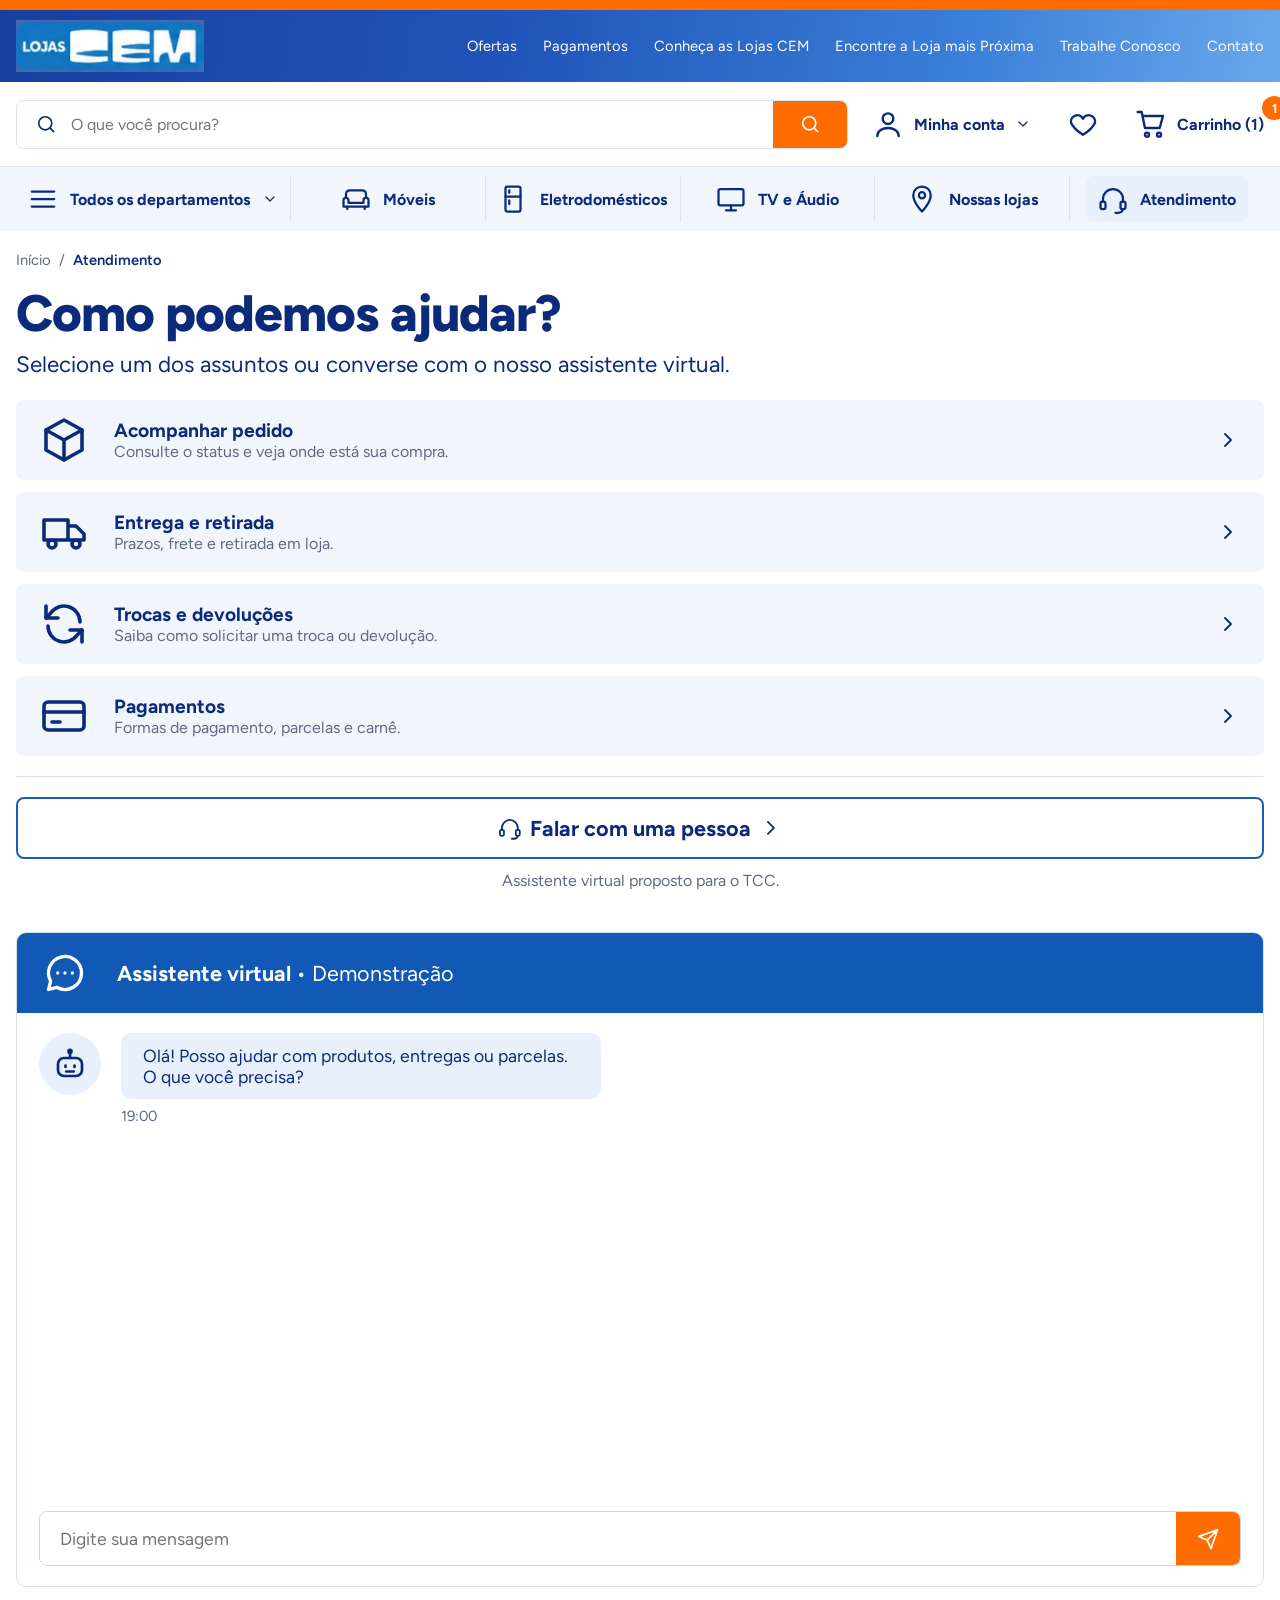
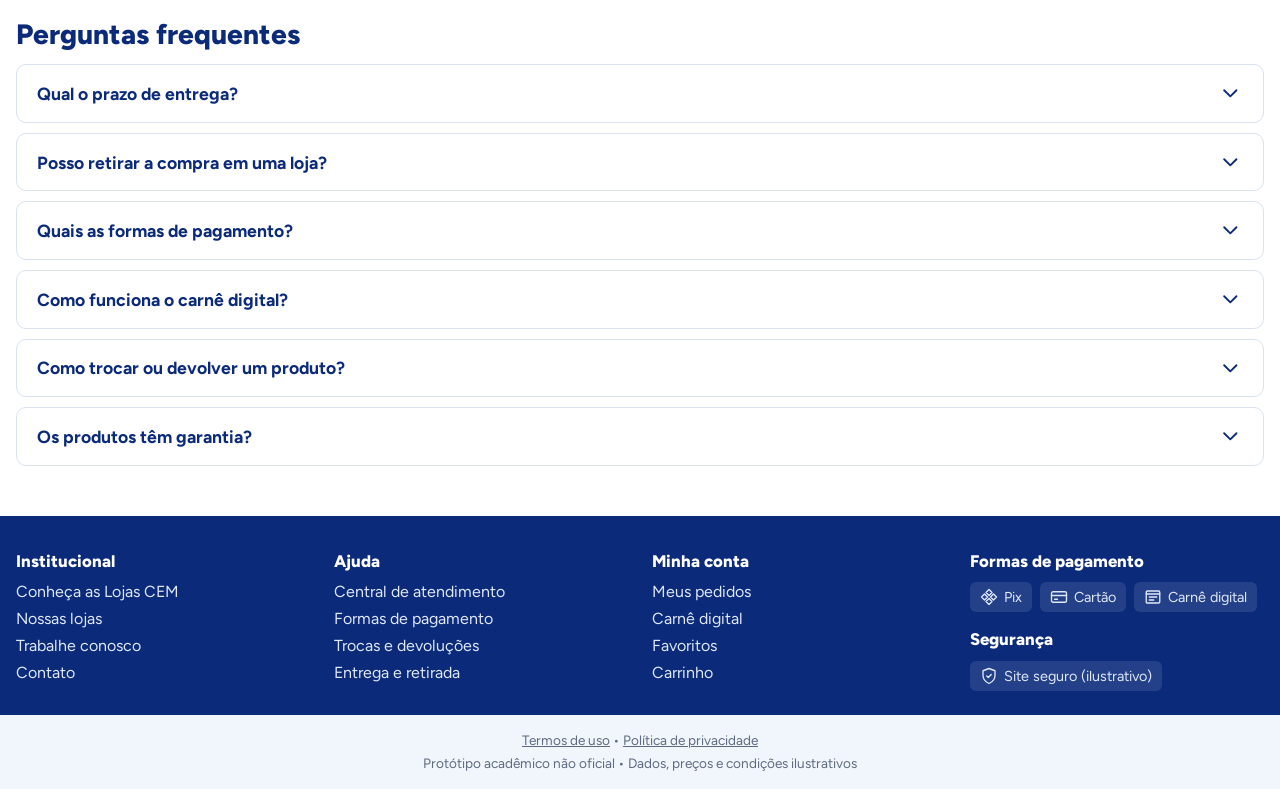
<file: site/atendimento.html>
<!doctype html>
<html lang="pt-BR">
<head>
  <meta charset="utf-8">
  <meta name="viewport" content="width=device-width, initial-scale=1">
  <meta name="robots" content="noindex, nofollow">
  <title>Atendimento - Lojas CEM</title>
  <link rel="preconnect" href="https://fonts.googleapis.com">
  <link rel="stylesheet" href="https://fonts.googleapis.com/css2?family=Figtree:wght@400;500;600;700;800&display=swap">
  <link rel="icon" href="img/favicon.svg" type="image/svg+xml">
  <link rel="stylesheet" href="css/styles.css">
</head>
<body data-page="atendimento">
  <header id="site-header"></header>

  <main class="page container" id="conteudo" style="max-width:1500px">
    <nav class="breadcrumb" aria-label="Trilha"><a href="index.html">Início</a> &nbsp;/&nbsp; <span aria-current="page">Atendimento</span></nav>
    <div class="help">
      <div>
        <h1>Como podemos ajudar?</h1>
        <p class="lead">Selecione um dos assuntos ou converse com o nosso assistente virtual.</p>
        <div class="topics">
          <button class="topic" data-q="pedido"><span data-icon="box"></span><div><strong>Acompanhar pedido</strong><span>Consulte o status e veja onde está sua compra.</span></div><span data-icon="chevronRight" data-cls="chev"></span></button>
          <button class="topic" data-q="entrega"><span data-icon="truck"></span><div><strong>Entrega e retirada</strong><span>Prazos, frete e retirada em loja.</span></div><span data-icon="chevronRight" data-cls="chev"></span></button>
          <button class="topic" data-q="troca"><span data-icon="refresh"></span><div><strong>Trocas e devoluções</strong><span>Saiba como solicitar uma troca ou devolução.</span></div><span data-icon="chevronRight" data-cls="chev"></span></button>
          <button class="topic" data-q="pagamento"><span data-icon="card"></span><div><strong>Pagamentos</strong><span>Formas de pagamento, parcelas e carnê.</span></div><span data-icon="chevronRight" data-cls="chev"></span></button>
        </div>
        <button class="btn btn-outline btn-lg btn-block" data-q="humano"><span data-icon="headset"></span> Falar com uma pessoa <span data-icon="chevronRight"></span></button>
        <p class="muted" style="text-align:center;margin-top:12px">Assistente virtual proposto para o TCC.</p>
      </div>

      <section class="card chat" aria-label="Assistente virtual">
        <div class="chat-head"><span data-icon="chat"></span><span><strong id="chat-who">Assistente virtual</strong> • Demonstração</span></div>
        <div class="chat-log" id="log" aria-live="polite"></div>
        <form class="chat-form" id="chat-form">
          <label for="msg" class="sr-only">Mensagem</label>
          <input id="msg" placeholder="Digite sua mensagem" autocomplete="off" maxlength="300">
          <button aria-label="Enviar"><span data-icon="send"></span></button>
        </form>
      </section>
    </div>

    <section class="faq">
      <h2>Perguntas frequentes</h2>
      <div id="faq"></div>
    </section>
  </main>

  <footer id="site-footer" class="site-footer"></footer>
  <script src="js/data.js"></script>
  <script src="js/app.js"></script>
  <script>
    fillIcons();

    function lastOrderAnswer() {
      const u = User.get();
      const o = u && Orders.all().find((x) => x.cliente.email.toLowerCase() === u.email.toLowerCase());
      if (!u) return 'Para consultar seus pedidos, entre na sua conta em Minha conta. Depois é só me perguntar de novo!';
      if (!o) return 'Não encontrei pedidos na sua conta. Assim que você comprar, eu mostro o status aqui.';
      return `Seu último pedido, ${o.id}, está com status "${Orders.status(o)}". Veja os detalhes em Minha conta > Meus pedidos.`;
    }

    const ANSWERS = {
      pedido: { q: 'Quero acompanhar meu pedido.', a: lastOrderAnswer },
      entrega: { q: 'Como funciona a entrega?', a: () => 'O frete depende da região do CEP: SP a partir de R$ 39,90 (2 a 4 dias úteis), MG R$ 49,90, RJ/ES e PR/SC R$ 59,90. A retirada em loja é grátis, em até 2 dias úteis.' },
      retirada: { q: '', a: () => 'Sim! No checkout escolha "Retirar em loja" e selecione a unidade. A retirada é gratuita e fica disponível em até 2 dias úteis.' },
      troca: { q: 'Como faço uma troca?', a: () => 'Você pode pedir troca ou devolução em até 7 dias após o recebimento. Leve o produto com a nota fiscal a uma loja ou fale com um atendente.' },
      pagamento: { q: 'Quais as formas de pagamento?', a: () => 'Pix com 5% de desconto, cartão de crédito em até 10x sem juros ou carnê digital em até 10x, sujeito à análise de crédito.' },
      carne: { q: '', a: () => 'O carnê digital fica em Minha conta > Carnê digital. Lá você vê as parcelas, o saldo restante e pode pagar a parcela em aberto (simulado).' },
      cupom: { q: '', a: () => 'Cupons disponíveis na demonstração: CEM10 (10% off), BEMVINDO (R$ 50 off acima de R$ 500) e FRETEGRATIS. Aplique no carrinho.' },
      garantia: { q: '', a: () => 'Todos os produtos têm garantia do fabricante de no mínimo 12 meses. Guarde a nota fiscal.' },
      horario: { q: '', a: () => 'As lojas funcionam de seg. a sex., das 9h às 18h, e aos sábados, das 9h às 13h (horários ilustrativos).' },
      cancelar: { q: '', a: () => 'Para cancelar, fale com um atendente antes do envio do pedido. Após o envio, recuse a entrega ou solicite a devolução.' },
      montagem: { q: '', a: () => 'A montagem de móveis é oferecida em algumas cidades. Consulte a disponibilidade com um atendente.' },
      humano: { q: 'Quero falar com uma pessoa.', a: null },
    };
    const KEYWORDS = [
      ['retir', 'retirada'], ['buscar na loja', 'retirada'], ['entreg', 'entrega'], ['frete', 'entrega'], ['prazo', 'entrega'],
      ['troca', 'troca'], ['trocar', 'troca'], ['devol', 'troca'], ['cancel', 'cancelar'],
      ['pedido', 'pedido'], ['rastre', 'pedido'], ['onde est', 'pedido'], ['status', 'pedido'],
      ['carn', 'carne'], ['boleto', 'carne'], ['parcela', 'carne'], ['cupom', 'cupom'], ['desconto', 'cupom'],
      ['pag', 'pagamento'], ['pix', 'pagamento'], ['cart', 'pagamento'], ['garant', 'garantia'], ['defeito', 'garantia'],
      ['horár', 'horario'], ['horar', 'horario'], ['abre', 'horario'], ['loja', 'horario'], ['mont', 'montagem'],
      ['pessoa', 'humano'], ['atendente', 'humano'], ['humano', 'humano'],
    ];

    const FAQ = [
      ['Qual o prazo de entrega?', ANSWERS.entrega.a()],
      ['Posso retirar a compra em uma loja?', ANSWERS.retirada.a()],
      ['Quais as formas de pagamento?', ANSWERS.pagamento.a()],
      ['Como funciona o carnê digital?', 'O carnê digital é uma proposta deste TCC: você parcela em até 10x, sujeito à análise de crédito, e acompanha e paga as parcelas pelo site.'],
      ['Como trocar ou devolver um produto?', ANSWERS.troca.a()],
      ['Os produtos têm garantia?', ANSWERS.garantia.a()],
    ];
    document.getElementById('faq').innerHTML = FAQ.map(([q, a]) => `<details class="faq-item"><summary>${q} ${icon('chevronDown')}</summary><p>${a}</p></details>`).join('');

    const log = document.getElementById('log');
    const now = () => new Date().toLocaleTimeString('pt-BR', { hour: '2-digit', minute: '2-digit' });
    let human = false;

    function add(text, me = false) {
      const el = document.createElement('div');
      el.className = `msg${me ? ' me' : ''}`;
      el.innerHTML = `${me ? '' : `<span class="avatar">${icon(human ? 'headset' : 'bot')}</span>`}<div class="bubble"></div><time>${now()}</time>`;
      el.querySelector('.bubble').textContent = text;
      log.append(el);
      log.scrollTop = log.scrollHeight;
    }

    function typing(fn, ms = 700) {
      const el = document.createElement('div');
      el.className = 'msg typing';
      el.innerHTML = `<span class="avatar">${icon(human ? 'headset' : 'bot')}</span><div class="bubble"><span></span><span></span><span></span></div>`;
      el.setAttribute('aria-label', 'Digitando');
      log.append(el);
      log.scrollTop = log.scrollHeight;
      setTimeout(() => { el.remove(); fn(); }, ms);
    }

    function quickReplies() {
      const el = document.createElement('div');
      el.className = 'quick';
      el.innerHTML = '<a class="btn btn-outline" href="lojas.html" style="padding:8px 22px">Consultar lojas</a><button type="button" data-q="humano">Atendimento humano</button>';
      log.append(el);
      log.scrollTop = log.scrollHeight;
    }

    function reply(key) {
      if (key === 'humano') {
        if (human) return typing(() => add('Estou aqui! Me conte o que aconteceu que eu verifico para você.'));
        typing(() => add('Certo! Vou transferir você para um atendente.'));
        setTimeout(() => {
          human = true;
          document.getElementById('chat-who').textContent = 'Carla • Atendente';
          typing(() => add('Olá! Aqui é a Carla, da Lojas CEM (atendente simulada). Como posso ajudar?'), 1200);
        }, 1400);
        return;
      }
      if (human) return typing(() => add(key ? ANSWERS[key].a() : 'Entendi. Vou verificar e retorno em instantes. Posso ajudar com mais alguma coisa?'), 1200);
      typing(() => {
        add(key ? ANSWERS[key].a() : 'Desculpe, não entendi. Posso ajudar com pedidos, entregas, trocas, pagamentos, carnê ou cupons.');
        setTimeout(() => typing(() => { add('Quer consultar uma loja ou falar com uma pessoa?'); quickReplies(); }), 400);
      });
    }

    document.addEventListener('click', (e) => {
      const b = e.target.closest('[data-q]');
      if (!b) return;
      add(ANSWERS[b.dataset.q].q, true);
      reply(b.dataset.q);
    });

    document.getElementById('chat-form').addEventListener('submit', (e) => {
      e.preventDefault();
      const input = document.getElementById('msg');
      const text = input.value.trim();
      if (!text) return;
      add(text, true);
      input.value = '';
      const t = text.toLowerCase();
      reply(KEYWORDS.find(([k]) => t.includes(k))?.[1]);
    });

    add('Olá! Posso ajudar com produtos, entregas ou parcelas. O que você precisa?');
  </script>
</body>
</html>
</file>
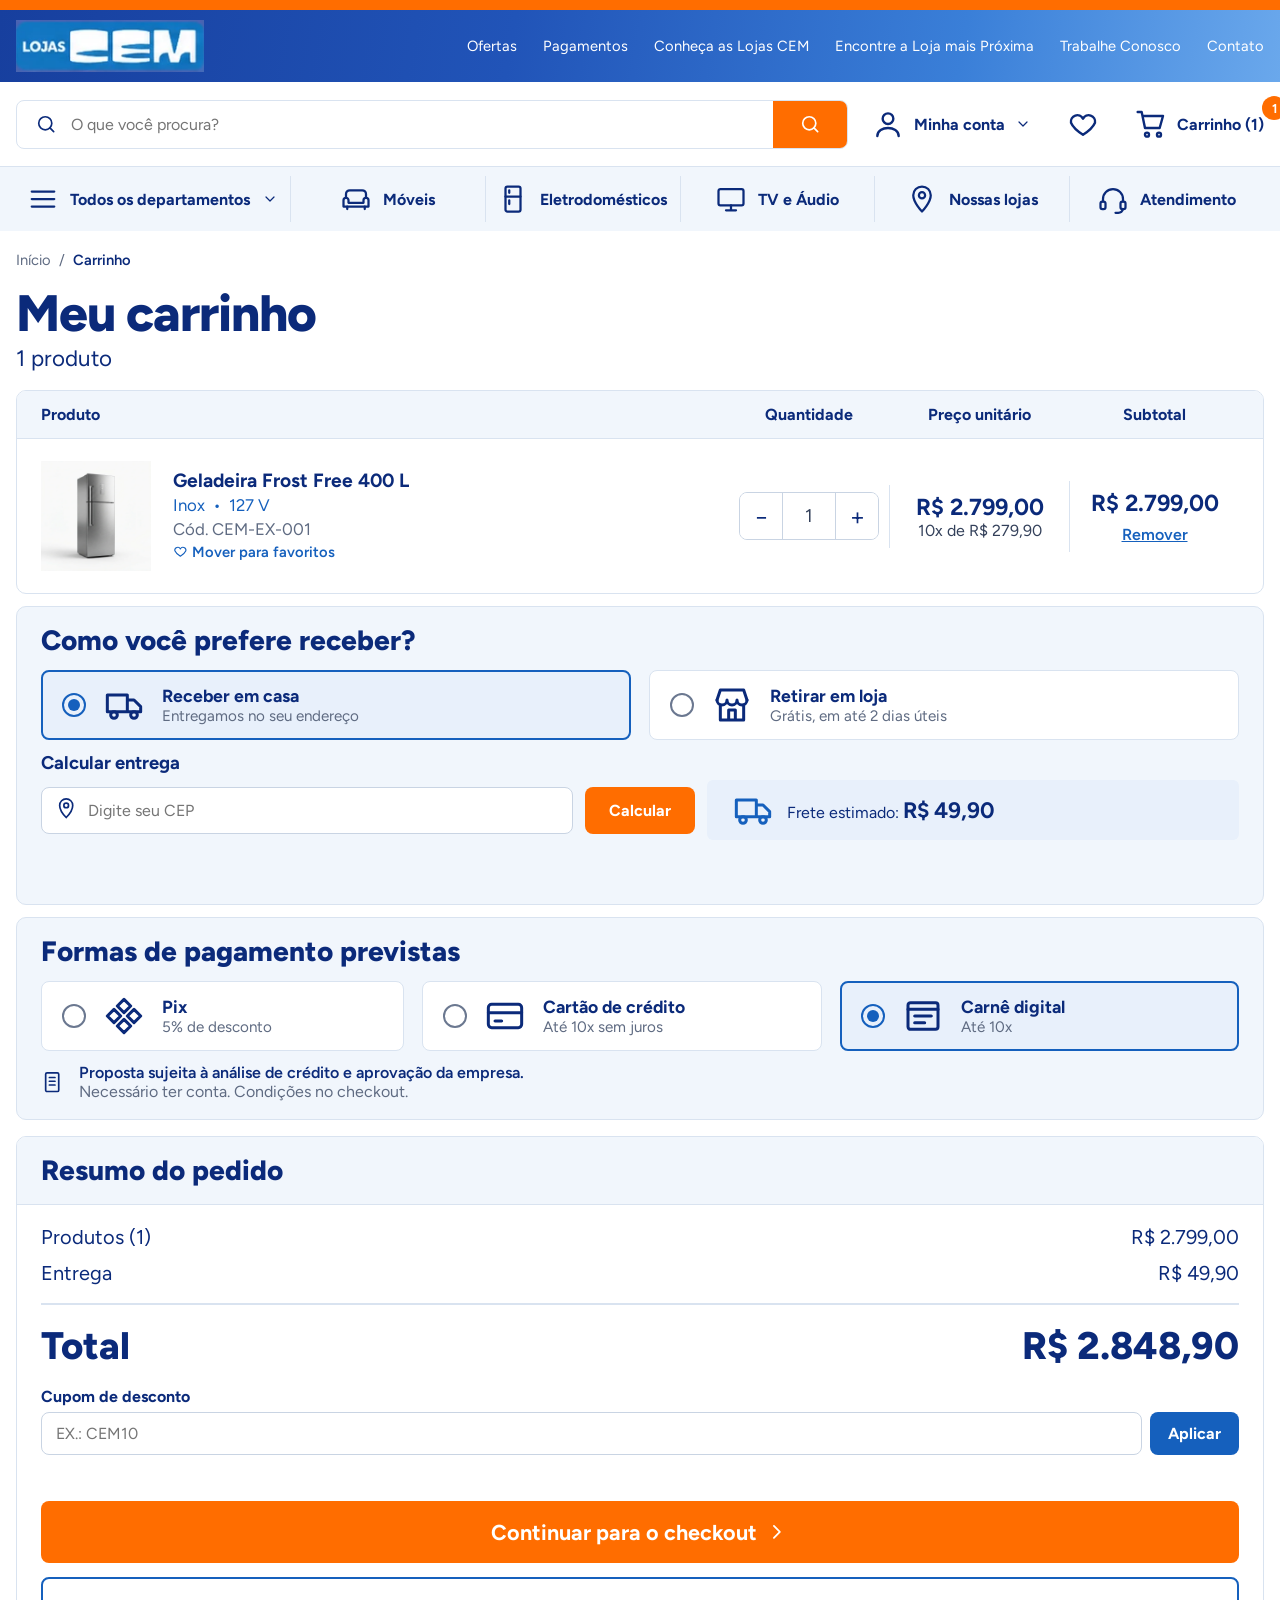
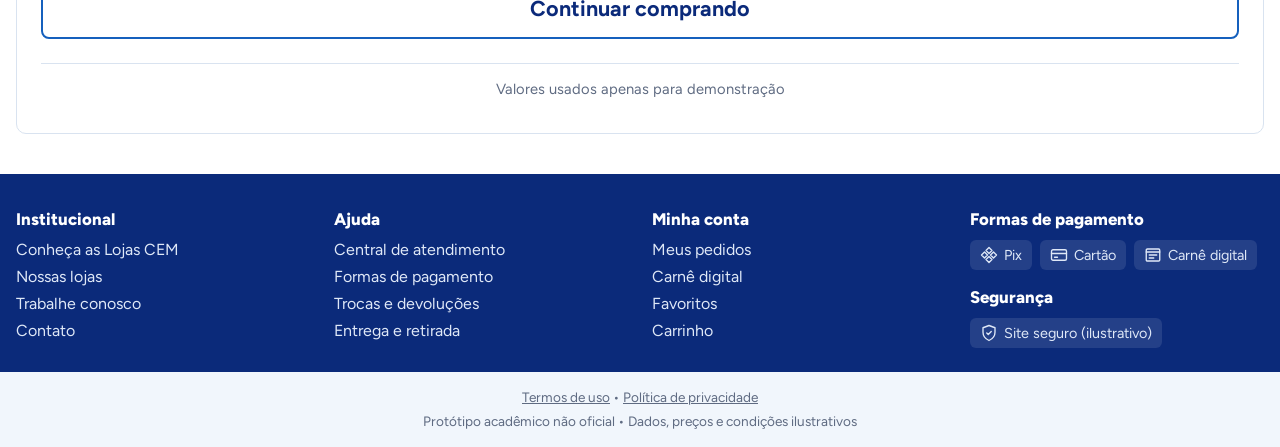
<file: site/carrinho.html>
<!doctype html>
<html lang="pt-BR">
<head>
  <meta charset="utf-8">
  <meta name="viewport" content="width=device-width, initial-scale=1">
  <meta name="robots" content="noindex, nofollow">
  <title>Meu carrinho - Lojas CEM</title>
  <link rel="preconnect" href="https://fonts.googleapis.com">
  <link rel="stylesheet" href="https://fonts.googleapis.com/css2?family=Figtree:wght@400;500;600;700;800&display=swap">
  <link rel="icon" href="img/favicon.svg" type="image/svg+xml">
  <link rel="stylesheet" href="css/styles.css">
</head>
<body data-page="carrinho">
  <header id="site-header"></header>

  <main class="page container" id="conteudo">
    <nav class="breadcrumb" aria-label="Trilha"><a href="index.html">Início</a> &nbsp;/&nbsp; <span aria-current="page">Carrinho</span></nav>
    <h1>Meu carrinho</h1>
    <p class="subtitle" id="count"></p>

    <div class="cart-layout" id="layout">
      <div>
        <div class="card cart-table">
          <div class="cart-row head"><span>Produto</span><span>Quantidade</span><span>Preço unitário</span><span>Subtotal</span></div>
          <div id="items"></div>
        </div>

        <section class="panel box">
          <h2>Como você prefere receber?</h2>
          <div class="options two">
            <label class="option"><input type="radio" name="entrega" value="casa"><span data-icon="truck"></span><span><strong>Receber em casa</strong><span class="desc">Entregamos no seu endereço</span></span></label>
            <label class="option"><input type="radio" name="entrega" value="loja"><span data-icon="store"></span><span><strong>Retirar em loja</strong><span class="desc">Grátis, em até 2 dias úteis</span></span></label>
          </div>
          <form id="cep-form" style="margin-top:12px">
            <label for="cep" style="font-weight:700;color:var(--navy);font-size:1.15rem;display:block;margin-bottom:6px">Calcular entrega</label>
            <div class="calc-row">
              <div class="input-wrap"><span class="lead"><span data-icon="pin"></span></span><input class="input has-icon" id="cep" inputmode="numeric" placeholder="Digite seu CEP" autocomplete="postal-code"></div>
              <button class="btn btn-primary">Calcular</button>
              <div class="frete-pill"><span data-icon="truck"></span><span id="frete-txt" aria-live="polite"></span></div>
            </div>
            <p class="error" id="cep-error" aria-live="polite"></p>
          </form>
          <p id="loja-txt" class="muted" hidden>Você escolhe a loja de retirada no checkout. <a href="lojas.html">Ver lojas</a></p>
        </section>

        <section class="panel box">
          <h2>Formas de pagamento previstas</h2>
          <div class="options three">
            <label class="option"><input type="radio" name="pagamento" value="pix"><span data-icon="pix"></span><span><strong>Pix</strong><span class="desc">5% de desconto</span></span></label>
            <label class="option"><input type="radio" name="pagamento" value="cartao"><span data-icon="card"></span><span><strong>Cartão de crédito</strong><span class="desc">Até 10x sem juros</span></span></label>
            <label class="option"><input type="radio" name="pagamento" value="carne"><span data-icon="carne"></span><span><strong>Carnê digital</strong><span class="desc">Até 10x</span></span></label>
          </div>
          <div style="display:flex;gap:16px;align-items:center;margin-top:12px;color:var(--navy)">
            <span data-icon="doc" style="color:var(--blue)"></span>
            <div id="pag-info"></div>
          </div>
        </section>
      </div>

      <aside class="card summary" aria-label="Resumo do pedido">
        <div class="summary-head"><h2>Resumo do pedido</h2></div>
        <div class="summary-body">
          <div id="sum"></div>
          <form class="coupon-area" id="coupon-form">
            <label for="cupom" style="font-weight:700;color:var(--navy)">Cupom de desconto</label>
            <div id="coupon-box"></div>
            <p class="error" id="coupon-error" aria-live="polite"></p>
          </form>
          <a class="btn btn-primary btn-lg btn-block" id="go-checkout" href="checkout.html">Continuar para o checkout <span data-icon="chevronRight"></span></a>
          <a class="btn btn-outline btn-lg btn-block" href="categoria.html">Continuar comprando</a>
          <p class="foot">Valores usados apenas para demonstração</p>
        </div>
      </aside>
    </div>
  </main>

  <footer id="site-footer" class="site-footer"></footer>
  <script src="js/data.js"></script>
  <script src="js/app.js"></script>
  <script>
    fillIcons();

    const PAG_INFO = {
      pix: ['5% de desconto no pagamento à vista via Pix.', 'O QR Code é gerado após a finalização.'],
      cartao: ['Parcele em até 10x sem juros no cartão de crédito.', 'Dados do cartão informados no checkout.'],
      carne: ['Proposta sujeita à análise de crédito e aprovação da empresa.', 'Necessário ter conta. Condições no checkout.'],
    };

    function summaryHtml() {
      const t = totals();
      const n = Cart.count();
      return `
        <div class="sum-line"><span>Produtos (${n})</span><span>${brl(t.sub)}</span></div>
        ${t.desconto ? `<div class="sum-line discount"><span>Cupom ${t.cupom.code}</span><span>- ${brl(t.desconto)}</span></div>` : ''}
        ${t.pix ? `<div class="sum-line discount"><span>Desconto Pix (5%)</span><span>- ${brl(t.pix)}</span></div>` : ''}
        <div class="sum-line"><span>Entrega</span><span>${t.frete ? brl(t.frete) : 'Grátis'}</span></div>
        ${t.cupomErro ? `<p class="notice warn" role="status">${t.cupomErro}</p>` : ''}
        <div class="sum-total"><span>Total</span><strong>${brl(t.total)}</strong></div>`;
    }

    function render() {
      const items = Cart.items();
      const n = Cart.count();
      document.getElementById('count').textContent = plural(n, 'produto', 'produtos');
      if (!items.length) {
        document.getElementById('layout').innerHTML = `<div class="card empty-state" style="grid-column:1/-1">${icon('cart')}<h2>Seu carrinho está vazio</h2><p>Que tal dar uma olhada nas ofertas da semana?</p><a class="btn btn-primary btn-lg" href="categoria.html?c=ofertas">Ver ofertas</a></div>`;
        return;
      }
      document.getElementById('items').innerHTML = items.map((i) => {
        const p = productById(i.id);
        const price = unitPrice(p, i.cor);
        const max = stockOf(p) - Cart.qtyOf(p.id, i.key);
        return `
          <div class="cart-row cart-item">
            <div class="prod">
              ${productImg(p, 1, '')}
              <div>
                <h3><a href="produto.html?id=${p.id}">${p.nome}</a></h3>
                <p>${[i.cor, i.volt].filter(Boolean).join(' &nbsp;•&nbsp; ')}</p>
                <p class="code">Cód. ${p.cod}</p>
                <button type="button" class="link-btn" data-act="save" data-key="${i.key}" style="font-size:.92rem">${icon('heart')} Mover para favoritos</button>
              </div>
            </div>
            <div>
              <div class="qty" role="group" aria-label="Quantidade de ${escapeHtml(p.nome)}">
                <button type="button" data-act="dec" data-key="${i.key}" aria-label="Diminuir" ${i.qty <= 1 ? 'disabled' : ''}>−</button>
                <output>${i.qty}</output>
                <button type="button" data-act="inc" data-key="${i.key}" aria-label="Aumentar" ${i.qty >= max ? 'disabled' : ''}>+</button>
              </div>
              ${i.qty > max ? `<p class="error">Só ${Math.max(0, max)} em estoque</p>` : i.qty >= max ? '<p class="hint">Máximo em estoque</p>' : ''}
            </div>
            <div class="unit"><strong>${brl(price)}</strong>10x de ${brl(price / 10)}</div>
            <div class="sub"><strong>${brl(price * i.qty)}</strong><button type="button" class="link-btn" style="text-decoration:underline;margin-top:8px" data-act="rm" data-key="${i.key}">Remover</button></div>
          </div>`;
      }).join('');
      renderSummary();
    }

    function renderSummary() {
      document.getElementById('sum').innerHTML = summaryHtml();
      const p = Prefs.get();
      const r = p.cep ? consultarCep(p.cep) : null;
      document.getElementById('frete-txt').innerHTML = r
        ? `CEP ${r.cep}: <strong>${brl(r.valor)}</strong> • ${r.prazo}`
        : `Frete estimado: <strong>${brl(FRETE_PADRAO)}</strong>`;
      const t = totals();
      document.getElementById('coupon-box').innerHTML = t.cupom
        ? `<div class="coupon-ok"><span>${icon('tag', 'icon sm')} ${t.cupom.code}: ${t.cupom.desc}</span><button type="button" class="link-btn" id="rm-coupon">Remover</button></div>`
        : `<div class="coupon"><input class="input" id="cupom" placeholder="Ex.: CEM10" autocomplete="off"><button class="btn btn-blue">Aplicar</button></div>`;
    }

    document.getElementById('items').addEventListener('click', (e) => {
      const b = e.target.closest('[data-act]');
      if (!b) return;
      let items = Cart.items();
      const it = items.find((i) => i.key === b.dataset.key);
      const act = b.dataset.act;
      if (act === 'inc') it.qty = Math.min(it.qty + 1, stockOf(productById(it.id)) - Cart.qtyOf(it.id, it.key));
      if (act === 'dec') it.qty = Math.max(1, it.qty - 1);
      if (act === 'rm' || act === 'save') items = items.filter((i) => i !== it);
      if (act === 'save' && !Favs.has(it.id)) Favs.toggle(it.id);
      Cart.set(items);
      render();
      if (act === 'rm') toast('Produto removido do carrinho');
      if (act === 'save') toast('Produto movido para os favoritos');
    });

    document.getElementById('coupon-form').addEventListener('submit', (e) => {
      e.preventDefault();
      const code = document.getElementById('cupom').value.trim().toUpperCase();
      const info = cupomInfo(code, Cart.subtotal());
      document.getElementById('coupon-error').textContent = code ? info.erro ?? '' : 'Digite um cupom.';
      if (code && !info.erro) { Prefs.set({ cupom: code }); renderSummary(); toast(`Cupom ${code} aplicado!`); }
    });
    document.getElementById('coupon-form').addEventListener('click', (e) => {
      if (e.target.id !== 'rm-coupon') return;
      Prefs.set({ cupom: null });
      renderSummary();
    });

    const prefs = Prefs.get();
    function bindRadios(name, onChange) {
      document.querySelectorAll(`input[name=${name}]`).forEach((r) => {
        r.checked = r.value === prefs[name];
        r.addEventListener('change', () => { Prefs.set({ [name]: r.value }); onChange(r.value); renderSummary(); });
      });
      onChange(prefs[name]);
    }

    const cep = document.getElementById('cep');
    maskCep(cep);
    if (prefs.cep) cep.value = prefs.cep;
    document.getElementById('cep-form').addEventListener('submit', (e) => {
      e.preventDefault();
      const r = consultarCep(cep.value);
      document.getElementById('cep-error').textContent = r ? '' : 'Informe um CEP válido com 8 dígitos.';
      if (r) { Prefs.set({ cep: r.cep }); renderSummary(); }
    });

    render();
    if (Cart.count()) {
      bindRadios('entrega', (v) => {
        document.getElementById('cep-form').hidden = v !== 'casa';
        document.getElementById('loja-txt').hidden = v !== 'loja';
      });
      bindRadios('pagamento', (v) => {
        const [a, b] = PAG_INFO[v];
        document.getElementById('pag-info').innerHTML = `<strong style="font-weight:600">${a}</strong><br><span class="muted">${b}</span>`;
      });
    }
  </script>
</body>
</html>
</file>
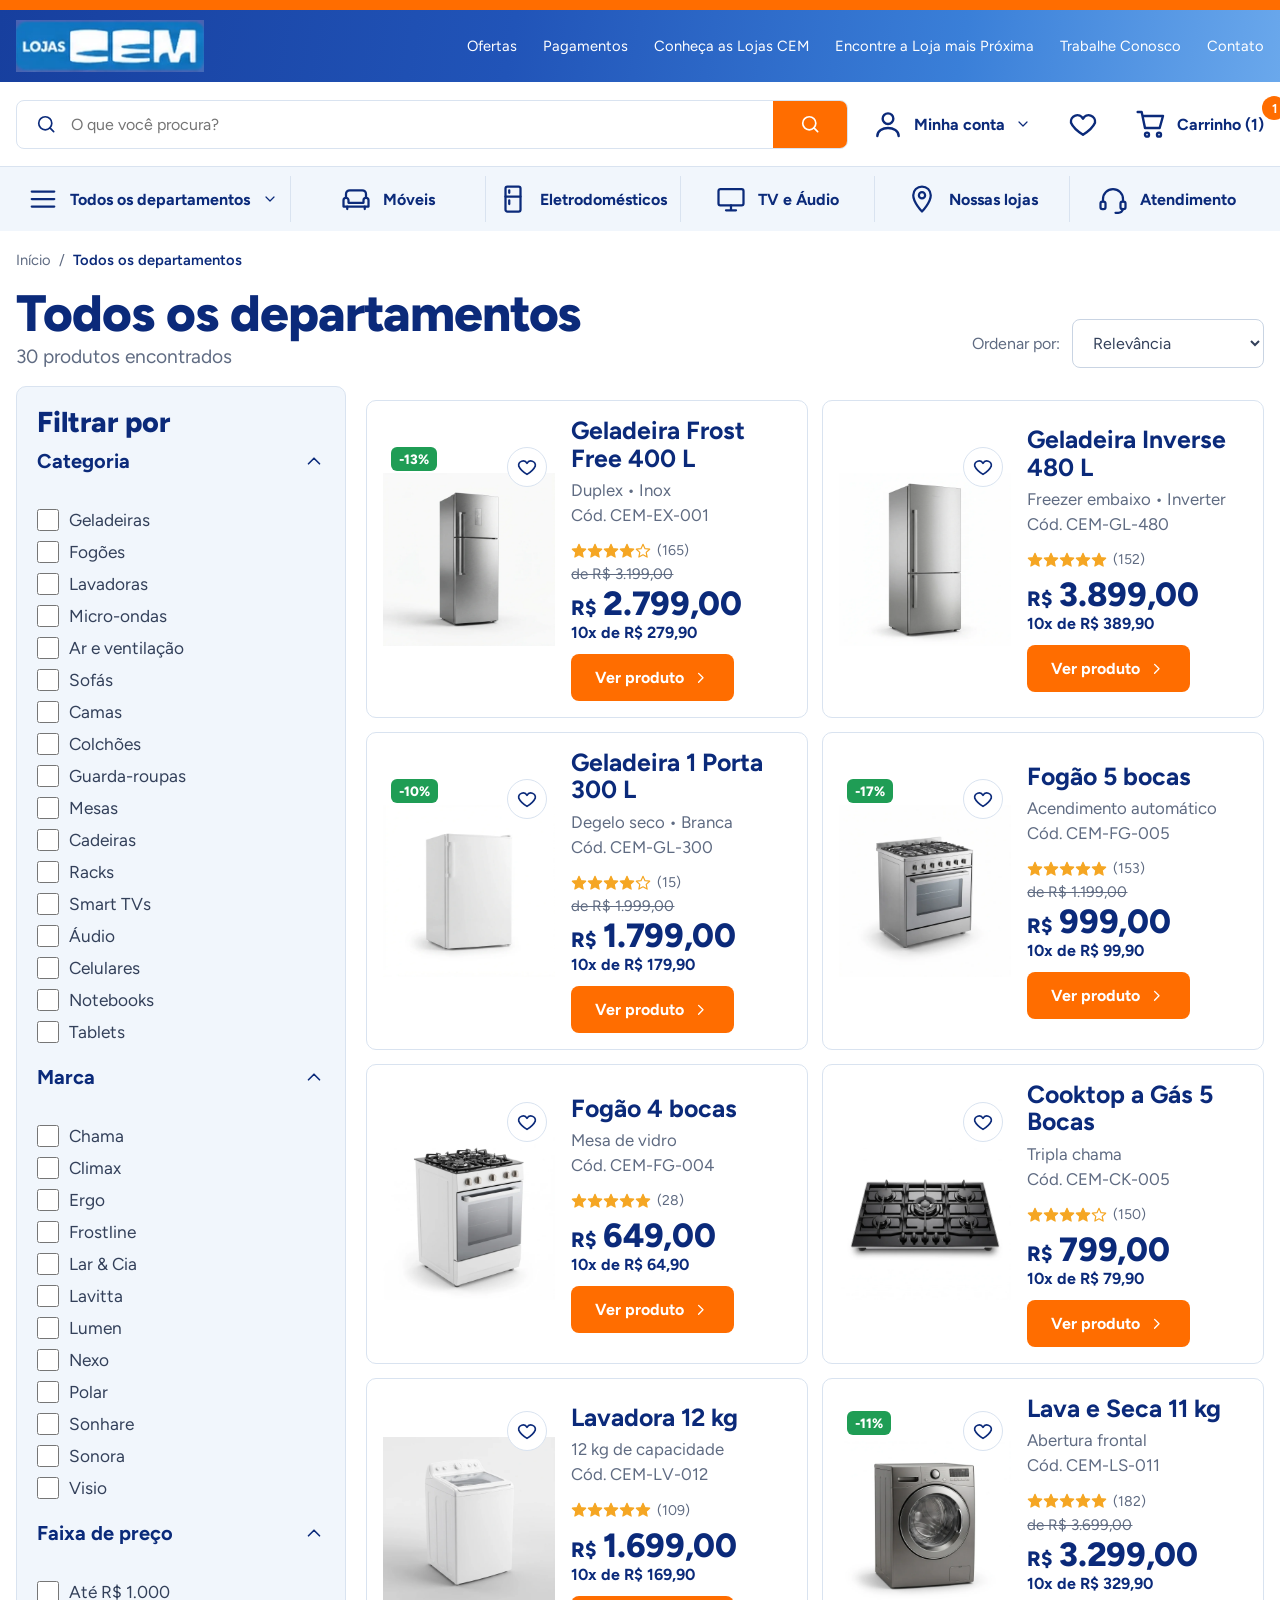
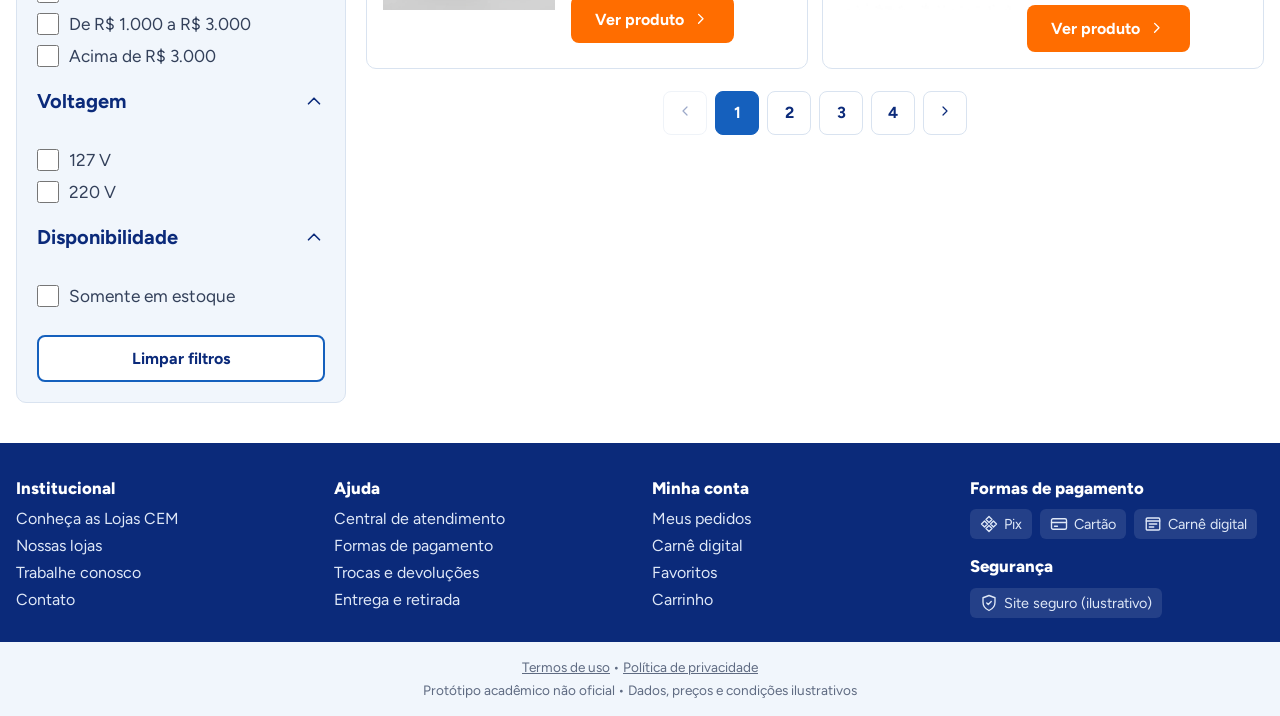
<file: site/categoria.html>
<!doctype html>
<html lang="pt-BR">
<head>
  <meta charset="utf-8">
  <meta name="viewport" content="width=device-width, initial-scale=1">
  <meta name="robots" content="noindex, nofollow">
  <title>Produtos - Lojas CEM</title>
  <link rel="preconnect" href="https://fonts.googleapis.com">
  <link rel="stylesheet" href="https://fonts.googleapis.com/css2?family=Figtree:wght@400;500;600;700;800&display=swap">
  <link rel="icon" href="img/favicon.svg" type="image/svg+xml">
  <link rel="stylesheet" href="css/styles.css">
</head>
<body>
  <header id="site-header"></header>

  <main class="page container" id="conteudo">
    <nav class="breadcrumb" aria-label="Trilha" id="crumb"></nav>
    <div class="cat-head">
      <div>
        <h1 id="title"></h1>
        <p class="muted" id="count" style="margin:4px 0 0;font-size:1.2rem" aria-live="polite"></p>
      </div>
      <label class="sort">Ordenar por:
        <select class="input" id="sort">
          <option value="relevancia">Relevância</option>
          <option value="menor">Menor preço</option>
          <option value="maior">Maior preço</option>
          <option value="desconto">Maior desconto</option>
          <option value="avaliacao">Mais bem avaliados</option>
          <option value="nome">Nome (A-Z)</option>
        </select>
      </label>
    </div>

    <div class="cat-layout">
      <form class="panel filters" id="filters">
        <h2>Filtrar por</h2>
        <div id="fieldsets"></div>
        <button type="reset" class="btn btn-outline btn-block" style="margin-top:8px">Limpar filtros</button>
      </form>

      <div>
        <div class="chips" id="chips"></div>
        <div class="cat-grid" id="grid"></div>
        <nav class="pagination" id="pages" aria-label="Paginação"></nav>
      </div>
    </div>
  </main>

  <footer id="site-footer" class="site-footer"></footer>
  <script src="js/data.js"></script>
  <script src="js/app.js"></script>
  <script>
    const PER_PAGE = 8;
    const PRECOS = { 'ate-1000': ['Até R$ 1.000', 0, 1000], '1000-3000': ['De R$ 1.000 a R$ 3.000', 1000, 3000], 'acima-3000': ['Acima de R$ 3.000', 3000, Infinity] };
    const url = new URLSearchParams(location.search);
    const c = url.get('c');
    const q = (url.get('q') || '').trim();
    const dept = DEPARTMENTS[c];
    document.body.dataset.page = dept ? c : 'todos';
    renderHeader();

    let base = PRODUCTS;
    let title = 'Todos os departamentos';
    if (dept) { base = base.filter((p) => p.cat === c); title = dept.nome; }
    if (c === 'ofertas') { base = base.filter((p) => p.de); title = 'Ofertas'; }
    if (q) {
      const terms = q.toLowerCase().normalize('NFD').replace(/[̀-ͯ]/g, '').split(/\s+/);
      const norm = (s) => s.toLowerCase().normalize('NFD').replace(/[̀-ͯ]/g, '');
      base = base.filter((p) => terms.every((t) => norm(`${p.nome} ${p.sub} ${p.marca} ${p.detalhe} ${p.cod}`).includes(t)));
      title = `Resultados para "${q}"`;
    }
    document.title = `${title} - Lojas CEM`;
    document.getElementById('title').textContent = title;
    document.getElementById('crumb').innerHTML = `<a href="index.html">Início</a> &nbsp;/&nbsp; <span aria-current="page"></span>`;
    document.querySelector('#crumb span').textContent = title;

    const voltsOf = (p) => (p.volts.includes('Bivolt') ? ['127 V', '220 V'] : p.volts);
    const groups = [
      ['sub', 'Categoria', [...new Set(base.map((p) => p.sub))].map((s) => [s, s])],
      ['marca', 'Marca', [...new Set(base.map((p) => p.marca))].sort().map((m) => [m, m])],
      ['preco', 'Faixa de preço', Object.entries(PRECOS).filter(([, [, min, max]]) => base.some((p) => p.preco >= min && p.preco < max)).map(([k, [l]]) => [k, l])],
      ['volt', 'Voltagem', ['127 V', '220 V'].filter((v) => base.some((p) => voltsOf(p).includes(v))).map((v) => [v, v])],
      ['estoque', 'Disponibilidade', [['sim', 'Somente em estoque']]],
    ].filter(([, , opts]) => opts.length);

    document.getElementById('fieldsets').innerHTML = groups.map(([name, label, opts]) => `
      <fieldset>
        <legend><button type="button" aria-expanded="true">${label} ${icon('chevronUp')}</button></legend>
        <div class="opts">${opts.map(([v, l]) => `<label class="check"><input type="checkbox" name="${name}" value="${escapeHtml(v)}"> ${escapeHtml(l)}</label>`).join('')}</div>
      </fieldset>`).join('');

    document.querySelectorAll('.filters legend button').forEach((b) => b.addEventListener('click', () => {
      const fs = b.closest('fieldset');
      fs.classList.toggle('closed');
      b.setAttribute('aria-expanded', !fs.classList.contains('closed'));
    }));

    const form = document.getElementById('filters');
    const sort = document.getElementById('sort');
    const names = groups.map(([n]) => n);

    // Estado inicial vem da URL (filtros compartilháveis).
    names.forEach((n) => {
      const vals = (url.get(n) || '').split(',').filter(Boolean);
      form.querySelectorAll(`[name="${n}"]`).forEach((i) => { i.checked = vals.includes(i.value); });
    });
    if (url.get('ordem')) sort.value = url.get('ordem');
    let page = Number(url.get('p')) || 1;

    function syncUrl(sel) {
      const u = new URLSearchParams();
      if (c) u.set('c', c);
      if (q) u.set('q', q);
      names.forEach((n) => { if (sel[n].length) u.set(n, sel[n].join(',')); });
      if (sort.value !== 'relevancia') u.set('ordem', sort.value);
      if (page > 1) u.set('p', page);
      history.replaceState(null, '', `?${u}`);
    }

    function render() {
      const data = new FormData(form);
      const sel = Object.fromEntries(names.map((n) => [n, data.getAll(n)]));
      let list = base.filter((p) =>
        (!sel.sub?.length || sel.sub.includes(p.sub)) &&
        (!sel.marca?.length || sel.marca.includes(p.marca)) &&
        (!sel.preco?.length || sel.preco.some((k) => p.preco >= PRECOS[k][1] && p.preco < PRECOS[k][2])) &&
        (!sel.volt?.length || voltsOf(p).some((v) => sel.volt.includes(v))) &&
        (!sel.estoque?.length || stockOf(p) > 0));
      const sorters = {
        menor: (a, b) => a.preco - b.preco,
        maior: (a, b) => b.preco - a.preco,
        desconto: (a, b) => discountPct(b) - discountPct(a),
        avaliacao: (a, b) => Reviews.summary(b.id).avg - Reviews.summary(a.id).avg,
        nome: (a, b) => a.nome.localeCompare(b.nome),
      };
      if (sorters[sort.value]) list = [...list].sort(sorters[sort.value]);

      const pages = Math.max(1, Math.ceil(list.length / PER_PAGE));
      page = Math.min(page, pages);
      syncUrl(sel);

      document.getElementById('count').textContent = plural(list.length, 'produto encontrado', 'produtos encontrados');
      document.getElementById('grid').innerHTML = list.length
        ? list.slice((page - 1) * PER_PAGE, page * PER_PAGE).map(productCard).join('')
        : `<div class="card empty-state" style="grid-column:1/-1">${icon('search')}<h2>Nenhum produto encontrado</h2><p>Tente remover algum filtro ou buscar outro termo.</p><a class="btn btn-primary" href="categoria.html">Ver todos os produtos</a></div>`;

      const labels = Object.fromEntries(groups.flatMap(([n, , opts]) => opts.map(([v, l]) => [`${n}:${v}`, l])));
      document.getElementById('chips').innerHTML = names.flatMap((n) => sel[n].map((v) =>
        `<button type="button" class="chip" data-n="${n}" data-v="${escapeHtml(v)}" aria-label="Remover filtro ${escapeHtml(labels[`${n}:${v}`])}">${escapeHtml(labels[`${n}:${v}`])} ${icon('x')}</button>`)).join('');

      document.getElementById('pages').innerHTML = pages > 1 ? `
        <button type="button" data-p="${page - 1}" ${page === 1 ? 'disabled' : ''} aria-label="Página anterior">${icon('chevronLeft', 'icon sm')}</button>
        ${Array.from({ length: pages }, (_, i) => `<button type="button" data-p="${i + 1}" ${i + 1 === page ? 'aria-current="page"' : ''}>${i + 1}</button>`).join('')}
        <button type="button" data-p="${page + 1}" ${page === pages ? 'disabled' : ''} aria-label="Próxima página">${icon('chevronRight', 'icon sm')}</button>` : '';
    }

    form.addEventListener('change', () => { page = 1; render(); });
    form.addEventListener('reset', () => setTimeout(() => { page = 1; render(); }));
    sort.addEventListener('change', render);
    document.getElementById('chips').addEventListener('click', (e) => {
      const b = e.target.closest('.chip');
      if (!b) return;
      form.querySelector(`[name="${b.dataset.n}"][value="${CSS.escape(b.dataset.v)}"]`).checked = false;
      page = 1;
      render();
    });
    document.getElementById('pages').addEventListener('click', (e) => {
      const b = e.target.closest('[data-p]');
      if (!b || b.disabled) return;
      page = Number(b.dataset.p);
      render();
      document.getElementById('title').scrollIntoView({ behavior: 'smooth' });
    });
    render();
  </script>
</body>
</html>
</file>
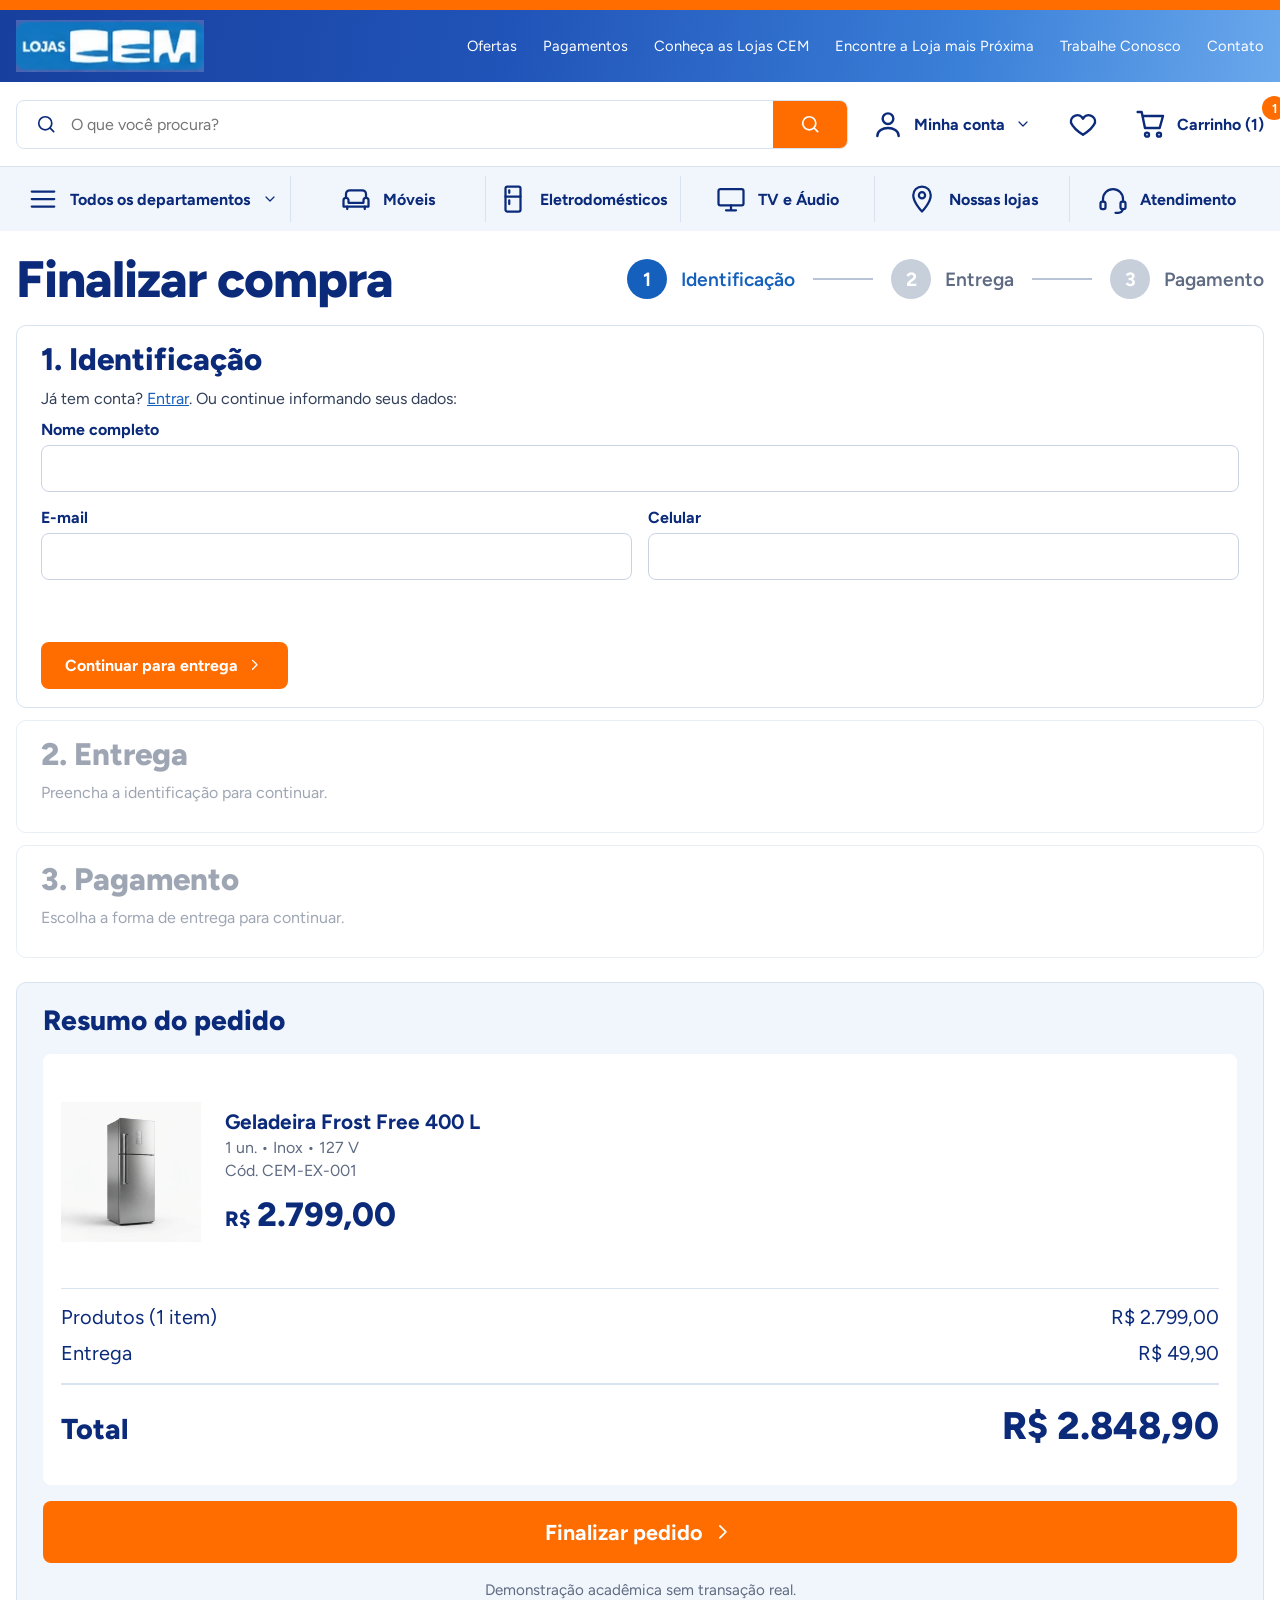
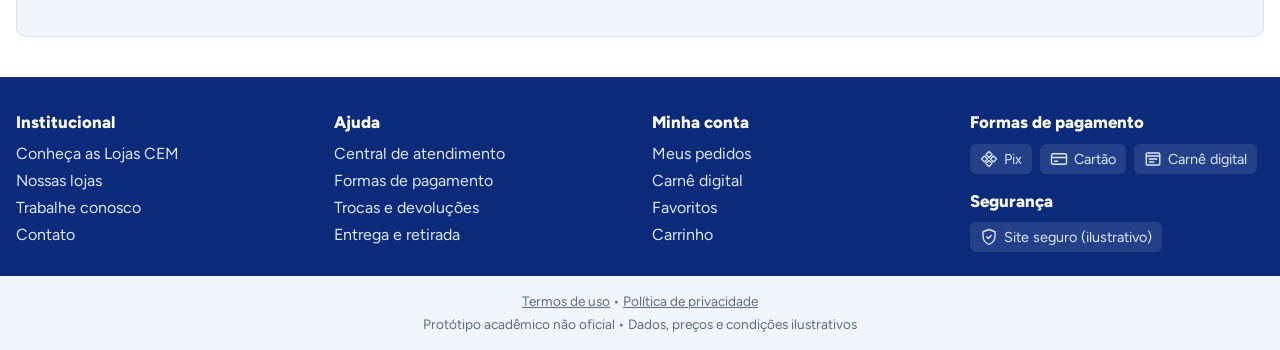
<file: site/checkout.html>
<!doctype html>
<html lang="pt-BR">
<head>
  <meta charset="utf-8">
  <meta name="viewport" content="width=device-width, initial-scale=1">
  <meta name="robots" content="noindex, nofollow">
  <title>Finalizar compra - Lojas CEM</title>
  <link rel="preconnect" href="https://fonts.googleapis.com">
  <link rel="stylesheet" href="https://fonts.googleapis.com/css2?family=Figtree:wght@400;500;600;700;800&display=swap">
  <link rel="icon" href="img/favicon.svg" type="image/svg+xml">
  <link rel="stylesheet" href="css/styles.css">
</head>
<body data-page="checkout">
  <header id="site-header"></header>

  <main class="page container" id="conteudo">
    <div class="checkout-head">
      <h1>Finalizar compra</h1>
      <ol class="steps" aria-label="Etapas" id="steps">
        <li><span class="num">1</span><span class="label">Identificação</span></li>
        <li><span class="num">2</span><span class="label">Entrega</span></li>
        <li><span class="num">3</span><span class="label">Pagamento</span></li>
      </ol>
    </div>

    <div class="co-layout">
      <div>
        <section class="card co-section" id="s1" aria-labelledby="h1s">
          <div class="co-title"><h2 id="h1s">1. Identificação</h2><button type="button" class="link-btn" data-edit="1" hidden>Alterar</button></div>
          <div class="co-body"></div>
        </section>
        <section class="card co-section" id="s2" aria-labelledby="h2s">
          <div class="co-title"><h2 id="h2s">2. Entrega</h2><button type="button" class="link-btn" data-edit="2" hidden>Alterar</button></div>
          <div class="co-body"></div>
        </section>
        <section class="card co-section" id="s3" aria-labelledby="h3s">
          <div class="co-title"><h2 id="h3s">3. Pagamento</h2></div>
          <div class="co-body"></div>
        </section>
      </div>

      <aside class="card co-summary" aria-label="Resumo do pedido">
        <h2>Resumo do pedido</h2>
        <div class="inner">
          <div id="co-items"></div>
          <div id="co-totals"></div>
        </div>
        <button type="button" class="btn btn-primary btn-lg btn-block" id="finish" disabled>Finalizar pedido <span data-icon="chevronRight"></span></button>
        <p class="foot">Demonstração acadêmica sem transação real.</p>
      </aside>
    </div>
  </main>

  <footer id="site-footer" class="site-footer"></footer>
  <script src="js/data.js"></script>
  <script src="js/app.js"></script>
  <script>
    if (!Cart.count()) { location.replace('carrinho.html'); throw new Error('Carrinho vazio'); }
    fillIcons();

    let step = User.get() ? 2 : 1;
    let address = null;
    const sec = (n) => document.querySelector(`#s${n} .co-body`);

    // ---------- Resumo ----------
    document.getElementById('co-items').innerHTML = Cart.items().map((i) => {
      const p = productById(i.id);
      return `
        <div class="co-item">
          ${productImg(p, 1, '')}
          <div>
            <h3>${p.nome}</h3>
            <p>${[`${i.qty} un.`, i.cor, i.volt].filter(Boolean).join(' • ')}</p>
            <p>Cód. ${p.cod}</p>
            <div class="price">${priceHtml(unitPrice(p, i.cor) * i.qty)}</div>
          </div>
        </div>`;
    }).join('');

    function renderTotals() {
      const t = totals();
      document.getElementById('co-totals').innerHTML = `
        <div class="sum-line"><span>Produtos (${plural(Cart.count(), 'item', 'itens')})</span><span>${brl(t.sub)}</span></div>
        ${t.desconto ? `<div class="sum-line discount"><span>Cupom ${t.cupom.code}</span><span>- ${brl(t.desconto)}</span></div>` : ''}
        ${t.pix ? `<div class="sum-line discount"><span>Desconto Pix (5%)</span><span>- ${brl(t.pix)}</span></div>` : ''}
        <div class="sum-line"><span>Entrega</span><span>${t.frete ? brl(t.frete) : 'Grátis'}</span></div>
        ${t.cupomErro ? `<p class="notice warn" role="status">${t.cupomErro}</p>` : ''}
        <div class="sum-total"><span style="font-size:1.8rem">Total</span><strong>${brl(t.total)}</strong></div>`;
      return t;
    }

    // ---------- Etapa 1 ----------
    function renderStep1() {
      const u = User.get();
      if (step > 1 && u) {
        sec(1).innerHTML = `<div class="id-box">${icon('user')}<div><strong></strong><span></span></div></div>`;
        sec(1).querySelector('strong').textContent = u.nome;
        sec(1).querySelector('span').textContent = u.email;
        return;
      }
      sec(1).innerHTML = `
        <p>Já tem conta? <a href="conta.html?next=checkout.html">Entrar</a>. Ou continue informando seus dados:</p>
        <form id="f1" novalidate>
          <div class="form-grid">
            <div class="field span-4"><label for="i-nome">Nome completo</label><input class="input" id="i-nome" autocomplete="name" required></div>
            <div class="field span-2"><label for="i-email">E-mail</label><input class="input" id="i-email" type="email" autocomplete="email" required></div>
            <div class="field span-2"><label for="i-cel">Celular</label><input class="input" id="i-cel" type="tel" inputmode="numeric" autocomplete="tel" required></div>
          </div>
          <p class="error" id="e1" aria-live="polite"></p>
          <button class="btn btn-primary">Continuar para entrega ${icon('chevronRight')}</button>
        </form>`;
      if (u) {
        document.getElementById('i-nome').value = u.nome;
        document.getElementById('i-email').value = u.email;
        document.getElementById('i-cel').value = u.celular ?? '';
      }
      mask(document.getElementById('i-cel'), fmtPhone);
      document.getElementById('f1').addEventListener('submit', (e) => {
        e.preventDefault();
        const nome = document.getElementById('i-nome').value.trim();
        const email = document.getElementById('i-email').value.trim();
        const celular = document.getElementById('i-cel').value.trim();
        const err = document.getElementById('e1');
        if (nome.split(/\s+/).length < 2) return err.textContent = 'Informe seu nome completo.';
        if (!/^[^\s@]+@[^\s@]+\.[^\s@]+$/.test(email)) return err.textContent = 'Informe um e-mail válido.';
        if (celular.replace(/\D/g, '').length < 10) return err.textContent = 'Informe um celular com DDD.';
        User.set({ ...(User.get() || { enderecos: [] }), nome, email, celular });
        renderHeader();
        go(2);
      });
    }

    // ---------- Etapa 2 ----------
    function renderStep2() {
      const p = Prefs.get();
      if (step < 2) { sec(2).innerHTML = '<p class="muted">Preencha a identificação para continuar.</p>'; return; }
      if (step > 2) {
        if (p.entrega === 'casa') {
          sec(2).innerHTML = `<div class="id-box">${icon('truck')}<div><strong>Receber em casa</strong><span></span><br><small class="muted"></small></div></div>`;
          sec(2).querySelector('span').textContent = addrLine(address);
          sec(2).querySelector('small').textContent = `${addrCity(address)} • ${regiaoFrete(address.cep).prazo}`;
        } else {
          const s = STORES.find((x) => x.id === p.loja);
          sec(2).innerHTML = `<div class="id-box">${icon('store')}<div><strong>Retirar em loja: ${s.nome}</strong><span>${s.end} • ${s.cidade} / ${s.uf}</span></div></div>`;
        }
        return;
      }
      const u = User.get();
      const ends = u.enderecos || [];
      sec(2).innerHTML = `
        <form id="f2" novalidate>
          <div class="options two">
            <label class="option"><input type="radio" name="entrega" value="casa"><span>${icon('truck')}</span><span><strong>Receber em casa</strong><span class="desc">Receba no seu endereço</span></span></label>
            <label class="option"><input type="radio" name="entrega" value="loja"><span>${icon('store')}</span><span><strong>Retirar em loja</strong><span class="desc">Grátis, em até 2 dias úteis</span></span></label>
          </div>
          <div id="casa" class="sub-step">
            ${ends.length ? `<fieldset class="addr-list"><legend>Endereços salvos</legend>
              ${ends.map((a, i) => `<label class="option"><input type="radio" name="end" value="${i}" ${i === 0 ? 'checked' : ''}>${icon('pin')}<span><strong>${escapeHtml(addrLine(a))}</strong><span class="desc">${escapeHtml(addrCity(a))}</span></span></label>`).join('')}
              <label class="option"><input type="radio" name="end" value="novo">${icon('plus')}<span><strong>Usar um novo endereço</strong></span></label>
            </fieldset>` : ''}
            <div id="novo-end" ${ends.length ? 'hidden' : ''}>
              ${addressFields()}
              <label class="check"><input type="checkbox" id="salvar-end" checked> Salvar este endereço na minha conta</label>
            </div>
          </div>
          <div id="loja" class="sub-step" hidden>
            <div class="field"><label for="loja-sel">Escolha a loja para retirada</label>
              <select class="input" id="loja-sel">
                <option value="">Selecione uma loja</option>
                ${Object.entries(UFS).map(([uf, nome]) => `<optgroup label="${nome}">${STORES.filter((s) => s.uf === uf).map((s) => `<option value="${s.id}">${s.nome} - ${s.cidade}</option>`).join('')}</optgroup>`).join('')}
              </select>
            </div>
            <p class="muted">Não sabe qual escolher? <a href="lojas.html">Ver lojas no mapa</a></p>
          </div>
          <p class="error" id="e2" aria-live="polite"></p>
          <button class="btn btn-primary">Continuar para pagamento ${icon('chevronRight')}</button>
        </form>`;

      const form = document.getElementById('f2');
      bindAddress(form);
      if (p.loja) document.getElementById('loja-sel').value = p.loja;
      const sync = () => {
        const modo = form.querySelector('[name=entrega]:checked').value;
        document.getElementById('casa').hidden = modo !== 'casa';
        document.getElementById('loja').hidden = modo !== 'loja';
        const sel = form.querySelector('[name=end]:checked');
        document.getElementById('novo-end').hidden = !!sel && sel.value !== 'novo';
        if (modo === 'casa' && sel && sel.value !== 'novo') Prefs.set({ cep: ends[sel.value].cep });
        Prefs.set({ entrega: modo });
        renderTotals();
      };
      form.querySelectorAll('[name=entrega]').forEach((r) => { r.checked = r.value === p.entrega; });
      form.addEventListener('change', sync);
      form.querySelector('[name=cep]').addEventListener('input', (e) => {
        const r = consultarCep(e.target.value);
        if (r) { Prefs.set({ cep: r.cep }); renderTotals(); }
      });
      sync();

      form.addEventListener('submit', (e) => {
        e.preventDefault();
        const err = document.getElementById('e2');
        const modo = form.querySelector('[name=entrega]:checked').value;
        if (modo === 'loja') {
          const loja = document.getElementById('loja-sel').value;
          if (!loja) return err.textContent = 'Escolha uma loja para retirada.';
          Prefs.set({ loja });
          address = null;
        } else {
          const sel = form.querySelector('[name=end]:checked');
          if (sel && sel.value !== 'novo') {
            address = ends[sel.value];
          } else {
            const a = readAddress(form);
            if (a.erro) return err.textContent = a.erro;
            address = a;
            if (document.getElementById('salvar-end').checked) User.update({ enderecos: [...ends, a] });
          }
          Prefs.set({ cep: address.cep });
        }
        err.textContent = '';
        go(3);
      });
    }

    // ---------- Etapa 3 ----------
    function renderStep3() {
      if (step < 3) { sec(3).innerHTML = '<p class="muted">Escolha a forma de entrega para continuar.</p>'; return; }
      const t = totals();
      sec(3).innerHTML = `
        <form id="f3" novalidate>
          <div class="options three">
            <label class="option"><input type="radio" name="pagamento" value="pix">${icon('pix')}<span><strong>Pix</strong><span class="desc">5% off</span></span></label>
            <label class="option"><input type="radio" name="pagamento" value="cartao">${icon('card')}<span><strong>Cartão de crédito</strong><span class="desc">Até 10x</span></span></label>
            <label class="option"><input type="radio" name="pagamento" value="carne">${icon('carne')}<span><strong>Carnê digital</strong><span class="desc">Até 10x</span></span></label>
          </div>
          <div class="pay-panel" id="p-pix">
            <div class="notice">${icon('info')}<div>O QR Code Pix é exibido após a finalização e vale por 30 minutos.<br><small>Simulação: nenhuma cobrança será realizada.</small></div></div>
          </div>
          <div class="pay-panel" id="p-cartao">
            <div class="notice warn">${icon('shield')}<div><strong>Não digite dados de um cartão real.</strong> Use o número de teste 4111 1111 1111 1111. Nada é enviado nem salvo.</div></div>
            <div class="form-grid" style="margin-top:12px">
              <div class="field span-4"><label for="c-num">Número do cartão <span class="brand" id="c-brand" aria-live="polite"></span></label><input class="input" id="c-num" inputmode="numeric" autocomplete="off" placeholder="0000 0000 0000 0000"></div>
              <div class="field span-4"><label for="c-nome">Nome impresso no cartão</label><input class="input" id="c-nome" autocomplete="off"></div>
              <div class="field span-2"><label for="c-exp">Validade</label><input class="input" id="c-exp" inputmode="numeric" placeholder="MM/AA" autocomplete="off"></div>
              <div class="field span-2"><label for="c-cvv">CVV</label><input class="input" id="c-cvv" inputmode="numeric" maxlength="4" autocomplete="off"></div>
              <div class="field span-4"><label for="c-parc">Parcelas</label><select class="input" id="c-parc"></select></div>
            </div>
          </div>
          <div class="pay-panel" id="p-carne">
            <div class="field"><label for="k-parc">Parcelas do carnê</label><select class="input" id="k-parc"></select></div>
            <label class="check"><input type="checkbox" id="k-aceite"> <span>Autorizo a análise de crédito (simulada) e aceito as condições do carnê digital.</span></label>
            <div class="notice" style="margin-top:10px">${icon('info')}<div>Carnê digital proposto, sujeito à análise de crédito e aprovação da empresa.<br><small>As parcelas ficam disponíveis em Minha conta &gt; Carnê digital.</small></div></div>
          </div>
          <p class="error" id="e3" aria-live="polite"></p>
        </form>
        <div class="notice">${icon('info')} Pagamento simulado. Nenhuma cobrança será realizada.</div>`;

      const form = document.getElementById('f3');
      const fillParc = () => {
        const total = totals().total;
        const opts = Array.from({ length: 10 }, (_, i) => `<option value="${i + 1}">${i + 1}x de ${brl(total / (i + 1))} sem juros</option>`).join('');
        document.getElementById('c-parc').innerHTML = opts;
        document.getElementById('k-parc').innerHTML = opts;
        document.getElementById('k-parc').value = '10';
      };
      const sync = () => {
        const v = form.querySelector('[name=pagamento]:checked').value;
        Prefs.set({ pagamento: v });
        ['pix', 'cartao', 'carne'].forEach((k) => { document.getElementById(`p-${k}`).hidden = k !== v; });
        renderTotals();
        fillParc();
      };
      form.querySelectorAll('[name=pagamento]').forEach((r) => {
        r.checked = r.value === Prefs.get().pagamento;
        r.addEventListener('change', sync);
      });
      sync();
      mask(document.getElementById('c-num'), fmtCard);
      document.getElementById('c-num').addEventListener('input', (e) => {
        document.getElementById('c-brand').textContent = cardBrand(e.target.value) ?? '';
      });
      mask(document.getElementById('c-exp'), fmtExp);
      mask(document.getElementById('c-cvv'), (d) => d.slice(0, 4));
      document.getElementById('finish').disabled = false;
    }

    function validatePayment() {
      const v = Prefs.get().pagamento;
      const err = document.getElementById('e3');
      err.textContent = '';
      if (v === 'cartao') {
        const num = document.getElementById('c-num').value;
        const [mm, aa] = document.getElementById('c-exp').value.split('/').map(Number);
        const now = new Date();
        const expOk = mm >= 1 && mm <= 12 && aa >= 0 && new Date(2000 + aa, mm) > now;
        if (!luhn(num)) return err.textContent = 'Número de cartão inválido. Use o número de teste 4111 1111 1111 1111.';
        if (!cardBrand(num)) return err.textContent = 'Bandeira não aceita. Aceitamos Visa, Mastercard, Elo, Hipercard e American Express.';
        if (document.getElementById('c-nome').value.trim().length < 3) return err.textContent = 'Informe o nome impresso no cartão.';
        if (!expOk) return err.textContent = 'Validade inválida ou vencida.';
        if (document.getElementById('c-cvv').value.length < 3) return err.textContent = 'CVV inválido.';
        return { tipo: 'cartao', parcelas: Number(document.getElementById('c-parc').value), final: num.replace(/\D/g, '').slice(-4), bandeira: cardBrand(num) };
      }
      if (v === 'carne') {
        if (!document.getElementById('k-aceite').checked) return err.textContent = 'Autorize a análise de crédito para usar o carnê.';
        return { tipo: 'carne', parcelas: Number(document.getElementById('k-parc').value) };
      }
      return { tipo: 'pix', parcelas: 1 };
    }

    // ---------- Navegação ----------
    function go(n) {
      step = n;
      render();
      document.getElementById(`s${n}`).scrollIntoView({ behavior: 'smooth', block: 'start' });
    }
    function render() {
      document.querySelectorAll('#steps li').forEach((li, i) => {
        li.classList.toggle('active', i + 1 === step);
        li.classList.toggle('done', i + 1 < step);
        li.toggleAttribute('aria-current', i + 1 === step);
      });
      document.querySelectorAll('[data-edit]').forEach((b) => { b.hidden = Number(b.dataset.edit) >= step; });
      [1, 2, 3].forEach((n) => document.getElementById(`s${n}`).classList.toggle('locked', n > step));
      document.getElementById('finish').disabled = step < 3;
      renderStep1();
      renderStep2();
      renderStep3();
      renderTotals();
    }
    document.querySelectorAll('[data-edit]').forEach((b) => b.addEventListener('click', () => go(Number(b.dataset.edit))));

    document.getElementById('finish').addEventListener('click', () => {
      if (step < 3) return;
      const semEstoque = Cart.items().find((i) => i.qty > stockOf(productById(i.id)) - Cart.qtyOf(i.id, i.key));
      if (semEstoque) {
        document.getElementById('e3').textContent = `Estoque insuficiente para ${productById(semEstoque.id).nome}. Ajuste a quantidade no carrinho.`;
        document.getElementById('e3').scrollIntoView({ behavior: 'smooth', block: 'center' });
        return;
      }
      const pag = validatePayment();
      if (typeof pag !== 'object') {
        document.getElementById('e3').scrollIntoView({ behavior: 'smooth', block: 'center' });
        return;
      }
      const t = renderTotals();
      const p = Prefs.get();
      const u = User.get();
      const now = new Date();
      const order = {
        id: newOrderId(),
        data: now.toISOString(),
        cliente: { nome: u.nome, email: u.email },
        itens: Cart.items().map((i) => {
          const pr = productById(i.id);
          return { id: i.id, nome: pr.nome, cor: i.cor, volt: i.volt, qty: i.qty, preco: unitPrice(pr, i.cor) };
        }),
        totais: { sub: t.sub, desconto: t.desconto, cupom: t.cupom?.code ?? null, pix: t.pix, frete: t.frete, total: t.total },
        entrega: p.entrega === 'casa' ? { modo: 'casa', endereco: address, prazo: regiaoFrete(address.cep).prazo } : { modo: 'loja', loja: p.loja },
        pagamento: pag,
        pago: pag.tipo !== 'pix',
        pagoEm: pag.tipo !== 'pix' ? now.toISOString() : null,
      };
      if (pag.tipo === 'carne') {
        order.carne = Array.from({ length: pag.parcelas }, (_, i) => ({
          n: i + 1,
          venc: new Date(now.getFullYear(), now.getMonth() + i + 1, 10).toISOString(),
          valor: t.total / pag.parcelas,
          paga: false,
        }));
      }
      Orders.create(order);
      Cart.set([]);
      Prefs.set({ cupom: null });
      location.href = `pedido.html?id=${order.id}`;
    });

    render();
  </script>
</body>
</html>
</file>
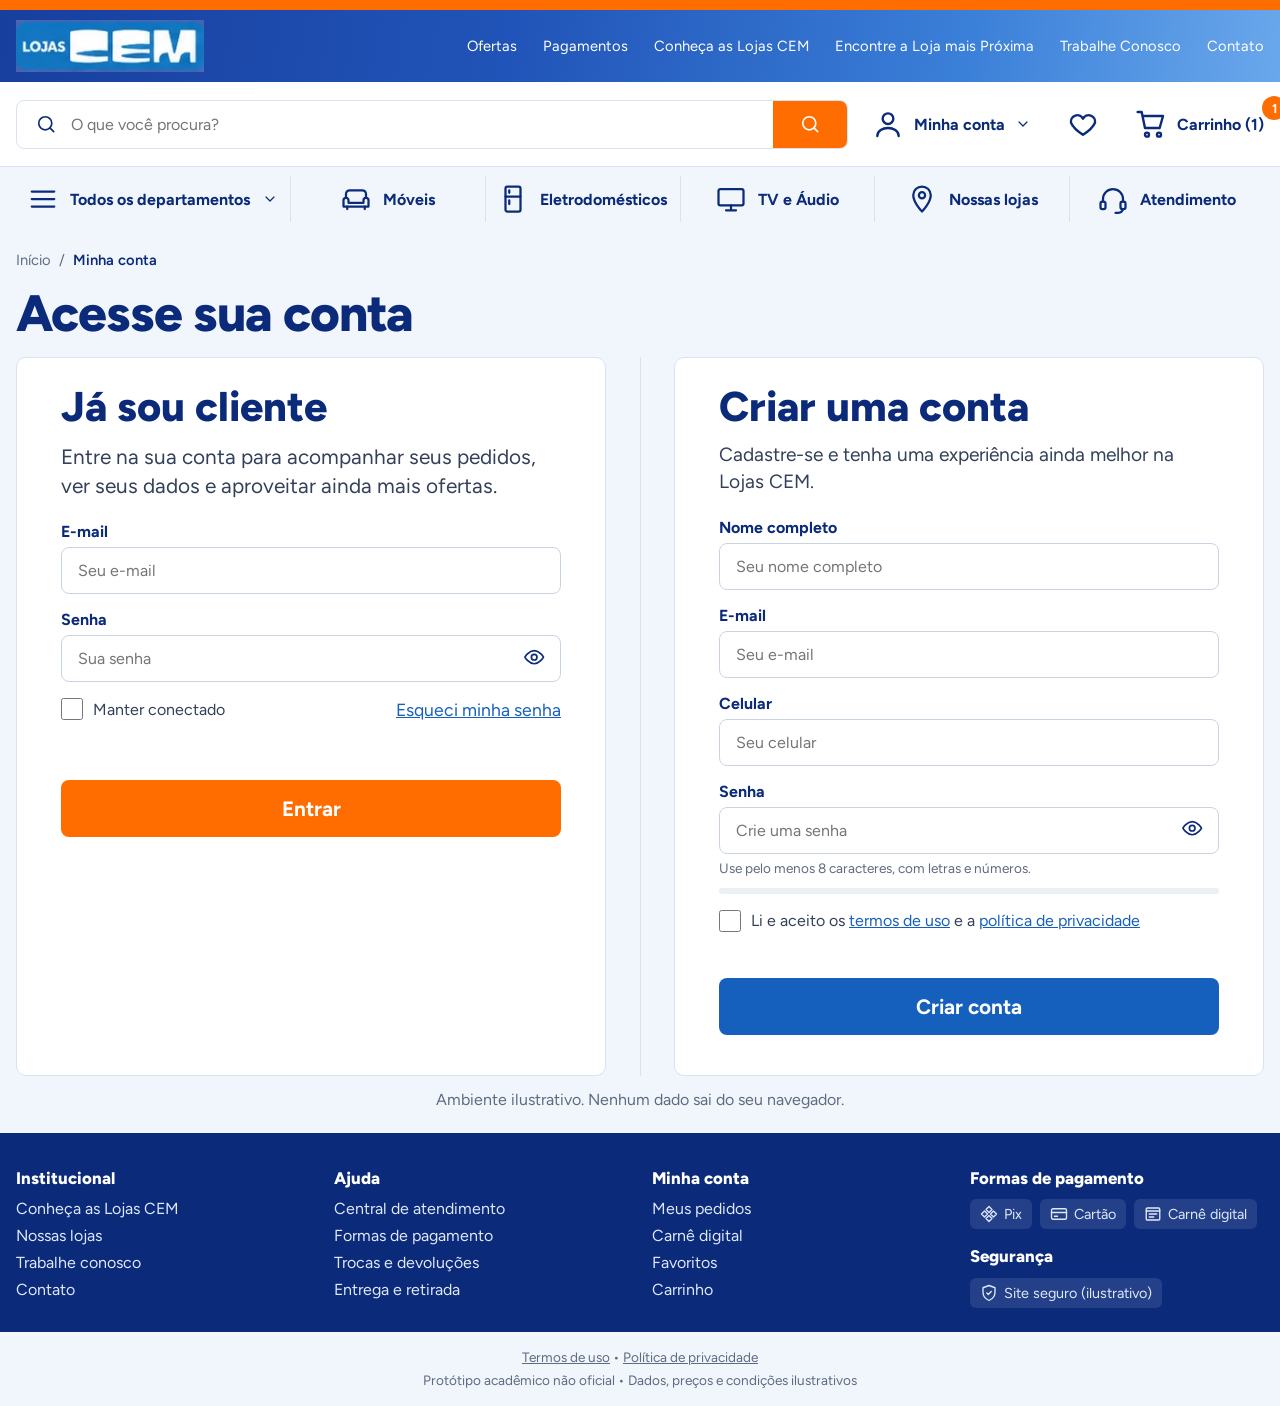
<file: site/conta.html>
<!doctype html>
<html lang="pt-BR">
<head>
  <meta charset="utf-8">
  <meta name="viewport" content="width=device-width, initial-scale=1">
  <meta name="robots" content="noindex, nofollow">
  <title>Acesse sua conta - Lojas CEM</title>
  <link rel="preconnect" href="https://fonts.googleapis.com">
  <link rel="stylesheet" href="https://fonts.googleapis.com/css2?family=Figtree:wght@400;500;600;700;800&display=swap">
  <link rel="icon" href="img/favicon.svg" type="image/svg+xml">
  <link rel="stylesheet" href="css/styles.css">
</head>
<body data-page="conta" style="background:var(--bg-soft)">
  <header id="site-header" style="background:#fff"></header>

  <main class="page container" id="conteudo" style="max-width:1380px">
    <nav class="breadcrumb" aria-label="Trilha"><a href="index.html">Início</a> &nbsp;/&nbsp; <span aria-current="page">Minha conta</span></nav>
    <h1 style="margin-bottom:16px">Acesse sua conta</h1>

    <div class="auth">
      <form class="card" id="login" novalidate>
        <h2>Já sou cliente</h2>
        <p class="lead">Entre na sua conta para acompanhar seus pedidos, ver seus dados e aproveitar ainda mais ofertas.</p>
        <div class="field">
          <label for="l-email">E-mail</label>
          <input class="input" id="l-email" type="email" placeholder="Seu e-mail" autocomplete="email" required>
        </div>
        <div class="field">
          <label for="l-senha">Senha</label>
          <div class="input-wrap">
            <input class="input" id="l-senha" type="password" placeholder="Sua senha" autocomplete="current-password" required>
            <button type="button" class="eye" aria-label="Mostrar senha" data-toggle="l-senha"></button>
          </div>
        </div>
        <div class="auth-row">
          <label class="check"><input type="checkbox" id="l-keep"> Manter conectado</label>
          <a href="#" id="forgot">Esqueci minha senha</a>
        </div>
        <p class="error" id="l-error" aria-live="polite"></p>
        <button class="btn btn-primary btn-block">Entrar</button>
      </form>

      <form class="card" id="cadastro" novalidate>
        <h2>Criar uma conta</h2>
        <p class="lead" style="font-size:1.2rem">Cadastre-se e tenha uma experiência ainda melhor na Lojas CEM.</p>
        <div class="field">
          <label for="s-nome">Nome completo</label>
          <input class="input" id="s-nome" placeholder="Seu nome completo" autocomplete="name" required>
        </div>
        <div class="field">
          <label for="s-email">E-mail</label>
          <input class="input" id="s-email" type="email" placeholder="Seu e-mail" autocomplete="email" required>
        </div>
        <div class="field">
          <label for="s-cel">Celular</label>
          <input class="input" id="s-cel" type="tel" placeholder="Seu celular" autocomplete="tel" inputmode="numeric">
        </div>
        <div class="field">
          <label for="s-senha">Senha</label>
          <div class="input-wrap">
            <input class="input" id="s-senha" type="password" placeholder="Crie uma senha" autocomplete="new-password" minlength="8" required aria-describedby="s-hint">
            <button type="button" class="eye" aria-label="Mostrar senha" data-toggle="s-senha"></button>
          </div>
          <span class="hint" id="s-hint">Use pelo menos 8 caracteres, com letras e números.</span>
          <div class="strength" aria-hidden="true"><span id="s-bar"></span></div>
        </div>
        <label class="check" style="margin-bottom:8px"><input type="checkbox" id="s-termos"> <span>Li e aceito os <a href="institucional.html#termos" target="_blank">termos de uso</a> e a <a href="institucional.html#privacidade" target="_blank">política de privacidade</a></span></label>
        <p class="error" id="s-error" aria-live="polite"></p>
        <button class="btn btn-blue btn-block">Criar conta</button>
      </form>
    </div>
    <p class="auth-note" id="status" aria-live="polite">Ambiente ilustrativo. Nenhum dado sai do seu navegador.</p>
  </main>

  <footer id="site-footer" class="site-footer" style="background:#fff;margin-top:0"></footer>
  <script src="js/data.js"></script>
  <script src="js/app.js"></script>
  <script>
    const next = param('next');
    const safeNext = next && /^[a-z-]+\.html(#[a-z]+)?$/.test(next) ? next : 'minha-conta.html';
    if (User.get()) location.replace(safeNext);

    document.querySelectorAll('[data-toggle]').forEach((b) => {
      const input = document.getElementById(b.dataset.toggle);
      b.innerHTML = icon('eye');
      b.addEventListener('click', () => {
        const show = input.type === 'password';
        input.type = show ? 'text' : 'password';
        b.innerHTML = icon(show ? 'eyeOff' : 'eye');
        b.setAttribute('aria-label', show ? 'Ocultar senha' : 'Mostrar senha');
      });
    });

    const isEmail = (v) => /^[^\s@]+@[^\s@]+\.[^\s@]+$/.test(v);
    const nameFromEmail = (e) => e.split('@')[0].replace(/[._-]+/g, ' ').replace(/\b\w/g, (c) => c.toUpperCase());

    function enter(u, msg) {
      User.set(u);
      toast(msg);
      setTimeout(() => { location.href = safeNext; }, 600);
    }

    document.getElementById('login').addEventListener('submit', (e) => {
      e.preventDefault();
      const email = document.getElementById('l-email').value.trim();
      const senha = document.getElementById('l-senha').value;
      const err = document.getElementById('l-error');
      if (!isEmail(email)) return err.textContent = 'Informe um e-mail válido.';
      if (!senha) return err.textContent = 'Informe sua senha.';
      err.textContent = '';
      const u = User.find(email) || { nome: nameFromEmail(email), email, celular: '', enderecos: [] };
      enter(u, `Bem-vindo(a), ${u.nome.split(' ')[0]}!`);
    });

    const senha = document.getElementById('s-senha');
    senha.addEventListener('input', () => {
      const v = senha.value;
      const score = [v.length >= 8, /[a-z]/i.test(v) && /\d/.test(v), v.length >= 12 || /[^a-z0-9]/i.test(v)].filter(Boolean).length;
      const bar = document.getElementById('s-bar');
      bar.style.width = `${(score / 3) * 100}%`;
      bar.style.background = ['#c62828', '#e07b00', '#f5a623', '#1f9d55'][score];
    });

    document.getElementById('cadastro').addEventListener('submit', (e) => {
      e.preventDefault();
      const nome = document.getElementById('s-nome').value.trim();
      const email = document.getElementById('s-email').value.trim();
      const celular = document.getElementById('s-cel').value.trim();
      const err = document.getElementById('s-error');
      if (nome.split(/\s+/).length < 2) return err.textContent = 'Informe seu nome completo.';
      if (!isEmail(email)) return err.textContent = 'Informe um e-mail válido.';
      if (User.find(email)) return err.textContent = 'Já existe uma conta com este e-mail. Use "Já sou cliente".';
      if (senha.value.length < 8 || !/[a-z]/i.test(senha.value) || !/\d/.test(senha.value)) return err.textContent = 'A senha precisa ter 8 caracteres, com letras e números.';
      if (!document.getElementById('s-termos').checked) return err.textContent = 'Aceite os termos de uso para continuar.';
      err.textContent = '';
      enter({ nome, email, celular, enderecos: [] }, 'Conta criada com sucesso!');
    });

    document.getElementById('forgot').addEventListener('click', (e) => {
      e.preventDefault();
      document.getElementById('status').textContent = 'Demonstração: o link de recuperação seria enviado para o seu e-mail.';
    });

    mask(document.getElementById('s-cel'), fmtPhone);
    if (location.hash === '#cadastro') document.getElementById('s-nome').focus();
  </script>
</body>
</html>
</file>
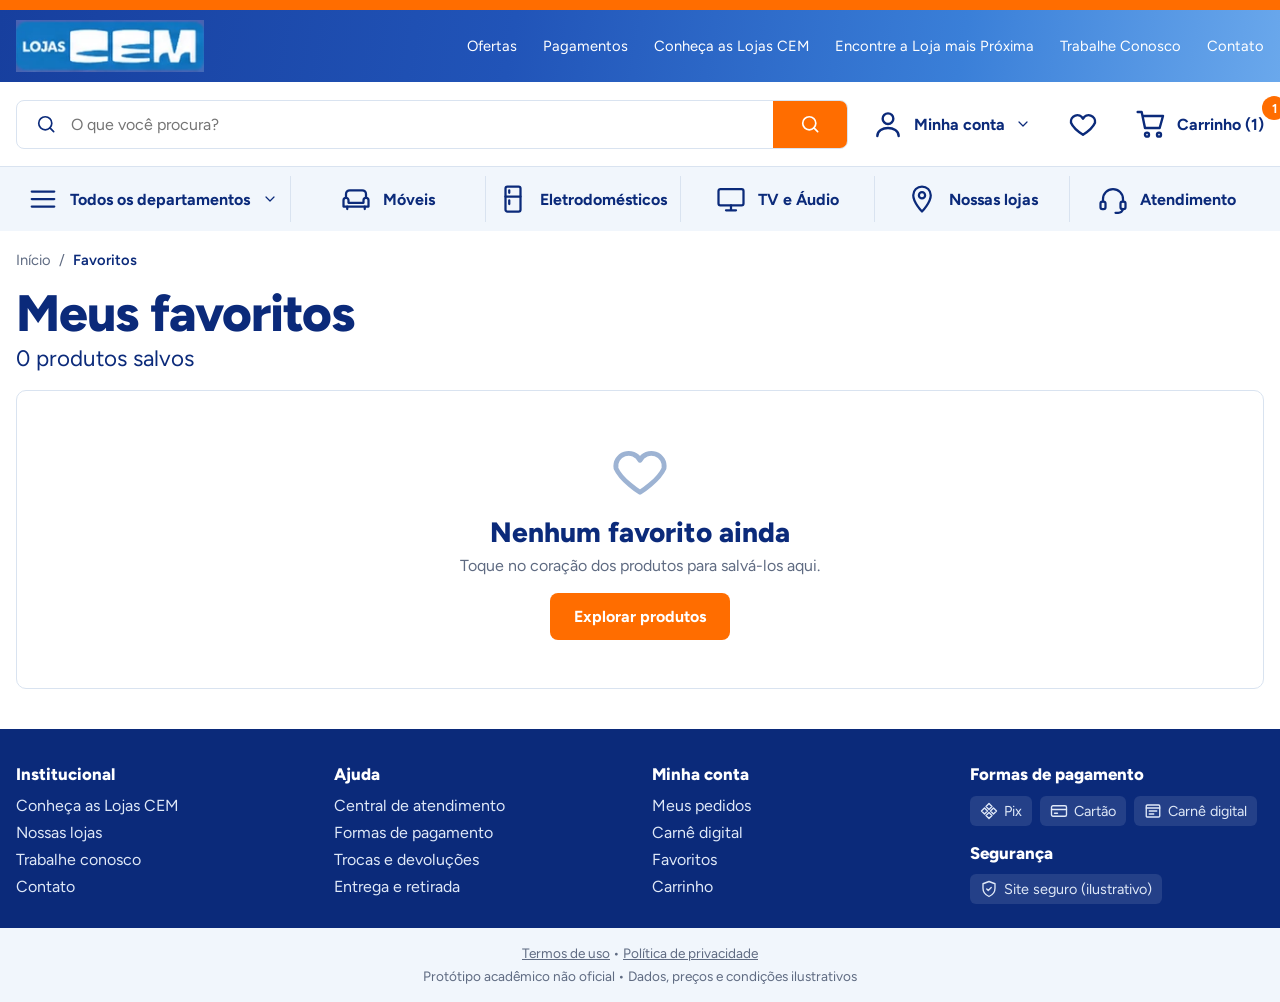
<file: site/favoritos.html>
<!doctype html>
<html lang="pt-BR">
<head>
  <meta charset="utf-8">
  <meta name="viewport" content="width=device-width, initial-scale=1">
  <meta name="robots" content="noindex, nofollow">
  <title>Favoritos - Lojas CEM</title>
  <link rel="preconnect" href="https://fonts.googleapis.com">
  <link rel="stylesheet" href="https://fonts.googleapis.com/css2?family=Figtree:wght@400;500;600;700;800&display=swap">
  <link rel="icon" href="img/favicon.svg" type="image/svg+xml">
  <link rel="stylesheet" href="css/styles.css">
</head>
<body data-page="favoritos">
  <header id="site-header"></header>

  <main class="page container" id="conteudo">
    <nav class="breadcrumb" aria-label="Trilha"><a href="index.html">Início</a> &nbsp;/&nbsp; <span aria-current="page">Favoritos</span></nav>
    <h1>Meus favoritos</h1>
    <p class="subtitle" id="count"></p>
    <div class="cat-grid fav-grid" id="grid"></div>
  </main>

  <footer id="site-footer" class="site-footer"></footer>
  <script src="js/data.js"></script>
  <script src="js/app.js"></script>
  <script>
    function render() {
      const list = Favs.ids().map(productById).filter(Boolean);
      document.getElementById('count').textContent = plural(list.length, 'produto salvo', 'produtos salvos');
      document.getElementById('grid').innerHTML = list.length
        ? list.map(productCard).join('')
        : `<div class="card empty-state" style="grid-column:1/-1">${icon('heart')}<h2>Nenhum favorito ainda</h2><p>Toque no coração dos produtos para salvá-los aqui.</p><a class="btn btn-primary" href="categoria.html">Explorar produtos</a></div>`;
    }
    document.addEventListener('favs-changed', render);
    render();
  </script>
</body>
</html>
</file>
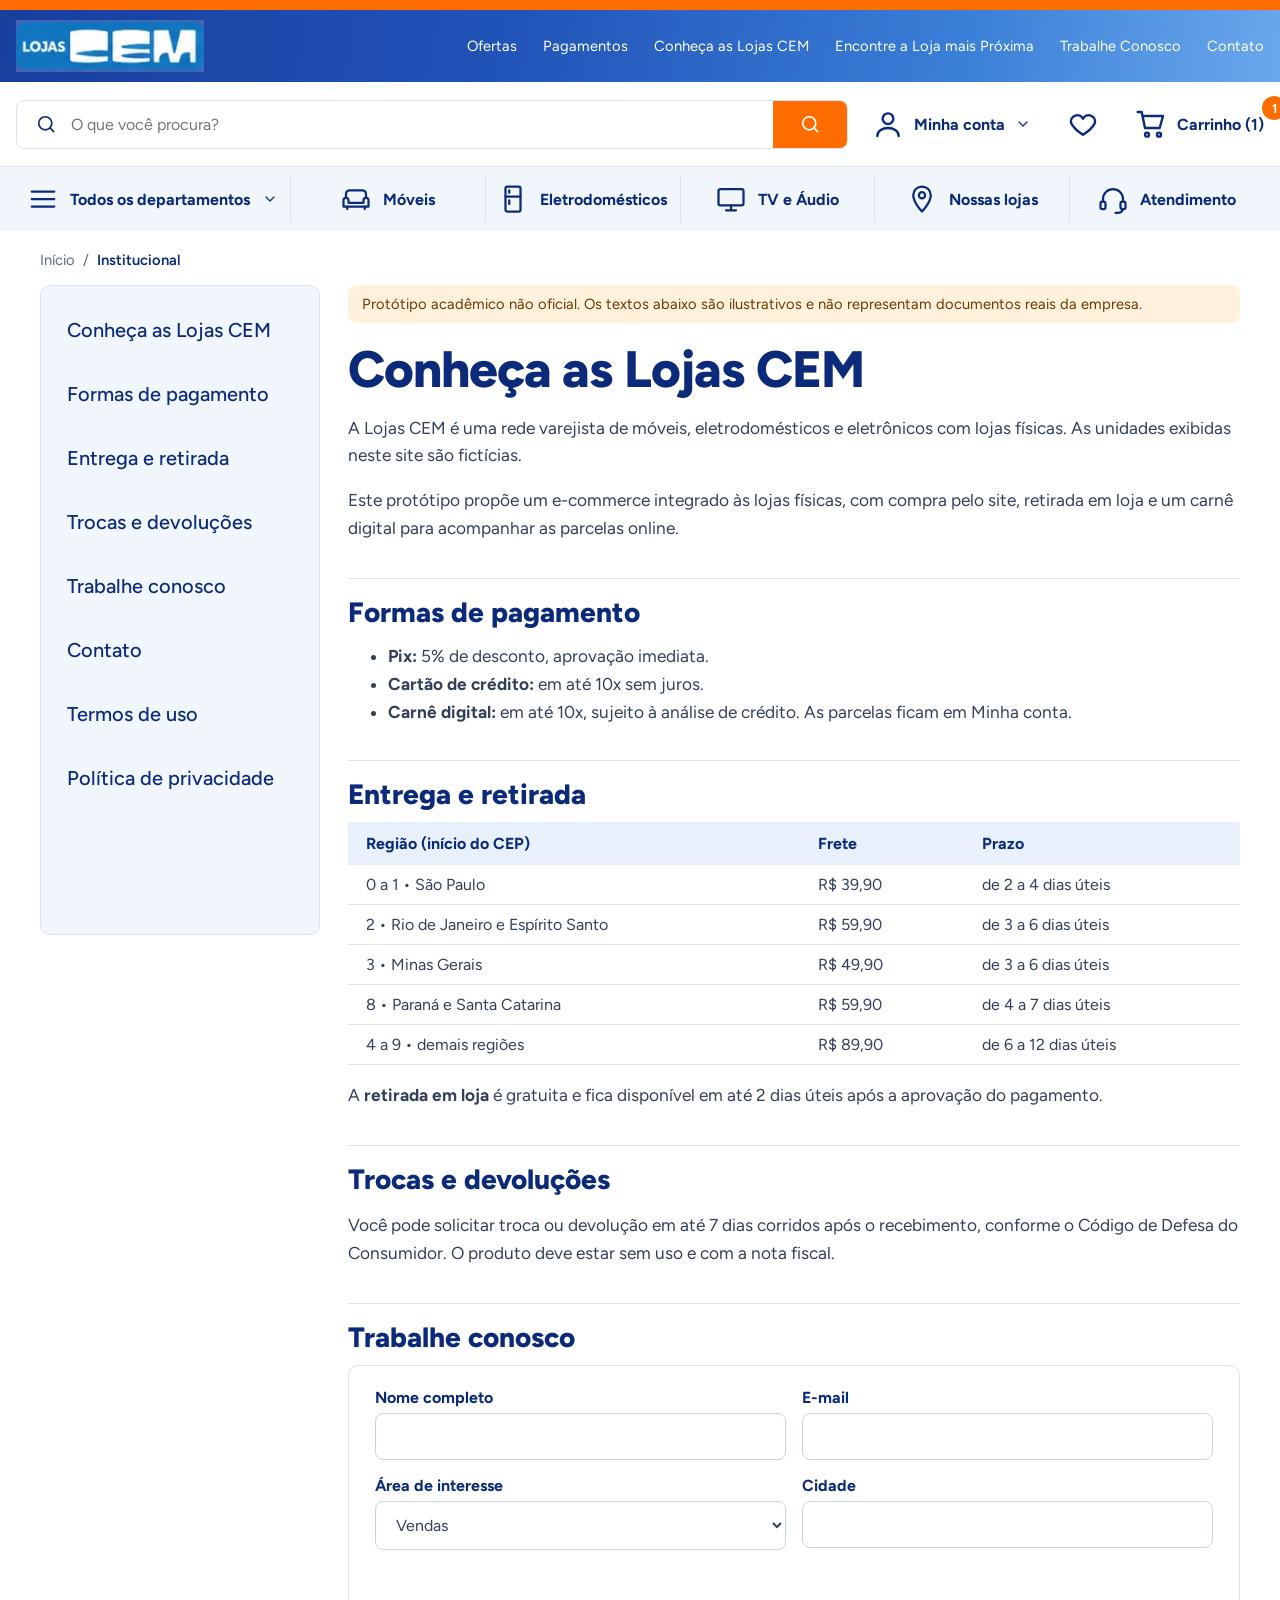
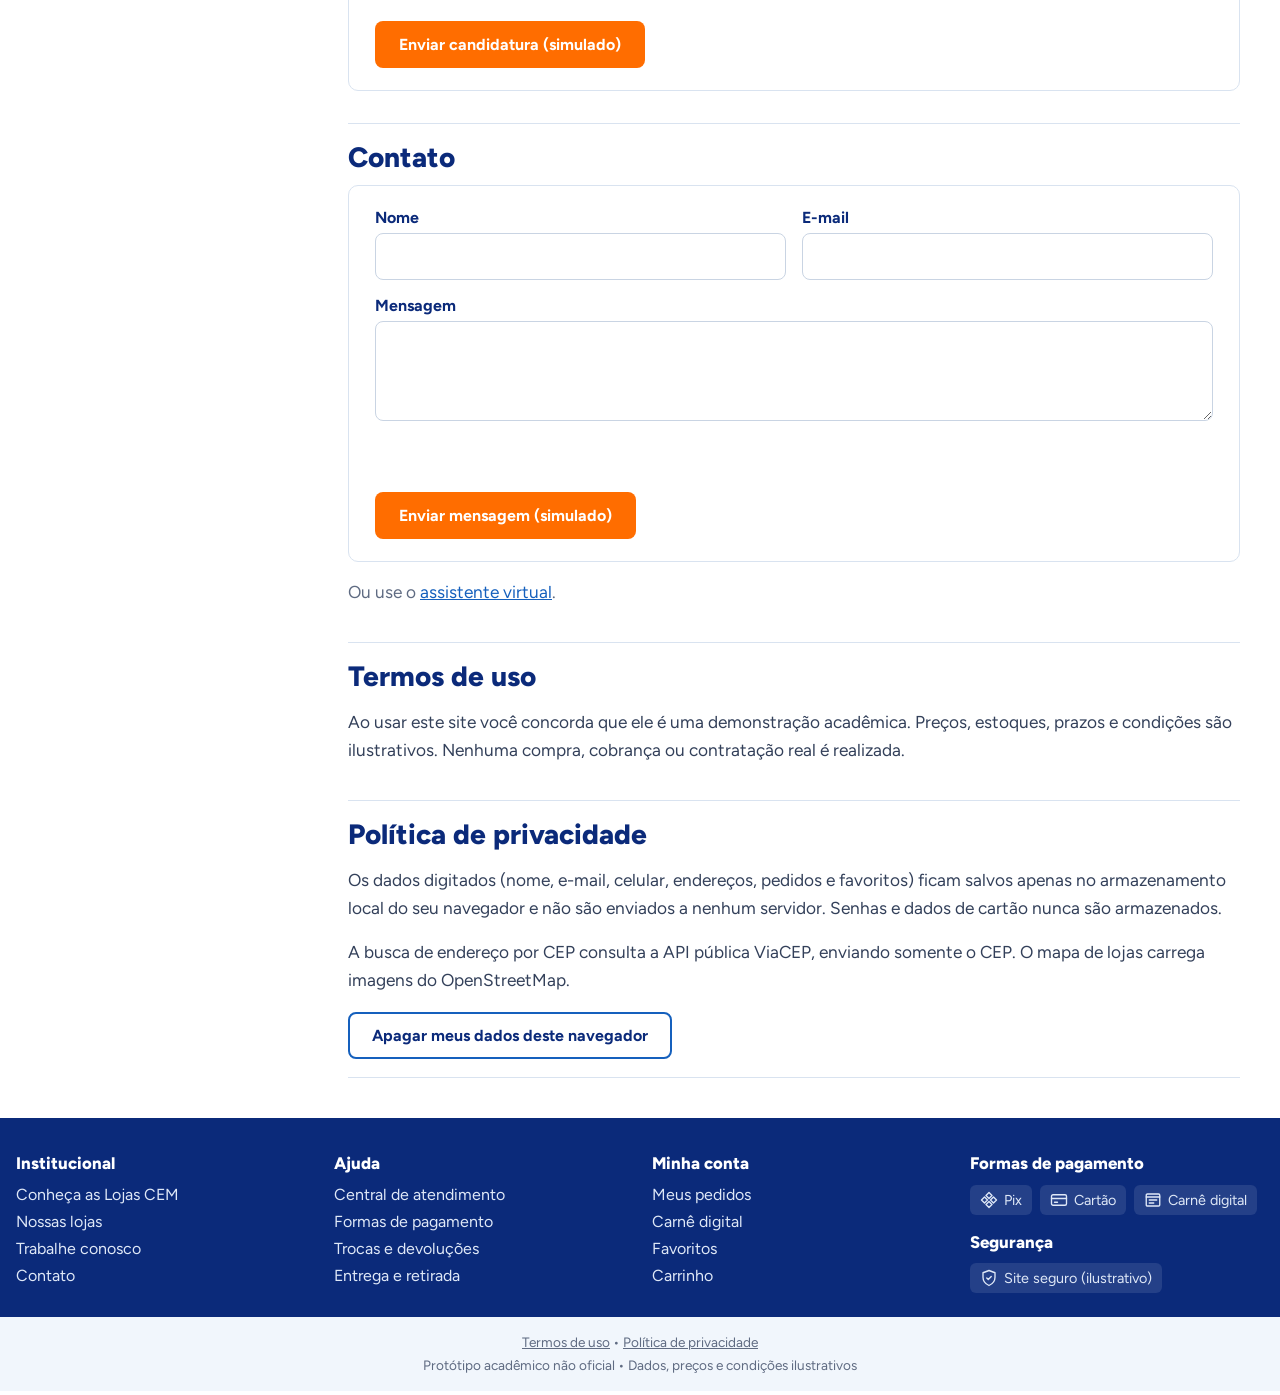
<file: site/institucional.html>
<!doctype html>
<html lang="pt-BR">
<head>
  <meta charset="utf-8">
  <meta name="viewport" content="width=device-width, initial-scale=1">
  <meta name="robots" content="noindex, nofollow">
  <title>Institucional - Lojas CEM</title>
  <link rel="preconnect" href="https://fonts.googleapis.com">
  <link rel="stylesheet" href="https://fonts.googleapis.com/css2?family=Figtree:wght@400;500;600;700;800&display=swap">
  <link rel="icon" href="img/favicon.svg" type="image/svg+xml">
  <link rel="stylesheet" href="css/styles.css">
</head>
<body data-page="institucional">
  <header id="site-header"></header>

  <main class="page container" id="conteudo" style="max-width:1200px">
    <nav class="breadcrumb" aria-label="Trilha"><a href="index.html">Início</a> &nbsp;/&nbsp; <span aria-current="page">Institucional</span></nav>
    <div class="inst">
      <nav class="card side-menu inst-menu" aria-label="Institucional">
        <a href="#sobre">Conheça as Lojas CEM</a>
        <a href="#pagamentos">Formas de pagamento</a>
        <a href="#entrega">Entrega e retirada</a>
        <a href="#trocas">Trocas e devoluções</a>
        <a href="#trabalhe">Trabalhe conosco</a>
        <a href="#contato">Contato</a>
        <a href="#termos">Termos de uso</a>
        <a href="#privacidade">Política de privacidade</a>
      </nav>
      <div class="inst-body">
        <div class="notice warn">Protótipo acadêmico não oficial. Os textos abaixo são ilustrativos e não representam documentos reais da empresa.</div>

        <section id="sobre">
          <h1>Conheça as Lojas CEM</h1>
          <p>A Lojas CEM é uma rede varejista de móveis, eletrodomésticos e eletrônicos com lojas físicas. As unidades exibidas neste site são fictícias.</p>
          <p>Este protótipo propõe um e-commerce integrado às lojas físicas, com compra pelo site, retirada em loja e um carnê digital para acompanhar as parcelas online.</p>
        </section>

        <section id="pagamentos">
          <h2>Formas de pagamento</h2>
          <ul>
            <li><strong>Pix:</strong> 5% de desconto, aprovação imediata.</li>
            <li><strong>Cartão de crédito:</strong> em até 10x sem juros.</li>
            <li><strong>Carnê digital:</strong> em até 10x, sujeito à análise de crédito. As parcelas ficam em Minha conta.</li>
          </ul>
        </section>

        <section id="entrega">
          <h2>Entrega e retirada</h2>
          <table class="parcelas">
            <thead><tr><th>Região (início do CEP)</th><th>Frete</th><th>Prazo</th></tr></thead>
            <tbody id="frete-table"></tbody>
          </table>
          <p>A <strong>retirada em loja</strong> é gratuita e fica disponível em até 2 dias úteis após a aprovação do pagamento.</p>
        </section>

        <section id="trocas">
          <h2>Trocas e devoluções</h2>
          <p>Você pode solicitar troca ou devolução em até 7 dias corridos após o recebimento, conforme o Código de Defesa do Consumidor. O produto deve estar sem uso e com a nota fiscal.</p>
        </section>

        <section id="trabalhe">
          <h2>Trabalhe conosco</h2>
          <form id="f-trab" class="card form-card" novalidate>
            <div class="form-grid">
              <div class="field span-2"><label for="t-nome">Nome completo</label><input class="input" id="t-nome" autocomplete="name"></div>
              <div class="field span-2"><label for="t-email">E-mail</label><input class="input" id="t-email" type="email" autocomplete="email"></div>
              <div class="field span-2"><label for="t-area">Área de interesse</label>
                <select class="input" id="t-area"><option>Vendas</option><option>Caixa</option><option>Logística</option><option>Administrativo</option><option>Tecnologia</option></select></div>
              <div class="field span-2"><label for="t-cidade">Cidade</label><input class="input" id="t-cidade" autocomplete="address-level2"></div>
            </div>
            <p class="error" id="e-trab" aria-live="polite"></p>
            <button class="btn btn-primary">Enviar candidatura (simulado)</button>
          </form>
        </section>

        <section id="contato">
          <h2>Contato</h2>
          <form id="f-contato" class="card form-card" novalidate>
            <div class="form-grid">
              <div class="field span-2"><label for="c-nome">Nome</label><input class="input" id="c-nome" autocomplete="name"></div>
              <div class="field span-2"><label for="c-email">E-mail</label><input class="input" id="c-email" type="email" autocomplete="email"></div>
              <div class="field span-4"><label for="c-msg">Mensagem</label><textarea class="input" id="c-msg" rows="4" maxlength="1000"></textarea></div>
            </div>
            <p class="error" id="e-contato" aria-live="polite"></p>
            <button class="btn btn-primary">Enviar mensagem (simulado)</button>
          </form>
          <p class="muted">Ou use o <a href="atendimento.html">assistente virtual</a>.</p>
        </section>

        <section id="termos">
          <h2>Termos de uso</h2>
          <p>Ao usar este site você concorda que ele é uma demonstração acadêmica. Preços, estoques, prazos e condições são ilustrativos. Nenhuma compra, cobrança ou contratação real é realizada.</p>
        </section>

        <section id="privacidade">
          <h2>Política de privacidade</h2>
          <p>Os dados digitados (nome, e-mail, celular, endereços, pedidos e favoritos) ficam salvos apenas no armazenamento local do seu navegador e não são enviados a nenhum servidor. Senhas e dados de cartão nunca são armazenados.</p>
          <p>A busca de endereço por CEP consulta a API pública ViaCEP, enviando somente o CEP. O mapa de lojas carrega imagens do OpenStreetMap.</p>
          <button type="button" class="btn btn-outline" id="clear">Apagar meus dados deste navegador</button>
        </section>
      </div>
    </div>
  </main>

  <footer id="site-footer" class="site-footer"></footer>
  <script src="js/data.js"></script>
  <script src="js/app.js"></script>
  <script>
    document.getElementById('frete-table').innerHTML = FRETE_REGIOES.map((r) =>
      `<tr><td>${r.ini === r.fim ? r.ini : `${r.ini} a ${r.fim}`} • ${r.nome}</td><td>${brl(r.valor)}</td><td>${r.prazo}</td></tr>`).join('');

    function simpleForm(id, err, check) {
      document.getElementById(id).addEventListener('submit', (e) => {
        e.preventDefault();
        const msg = check();
        document.getElementById(err).textContent = msg || '';
        if (msg) return;
        e.target.reset();
        toast('Enviado com sucesso (simulado)!');
      });
    }
    const isEmail = (v) => /^[^\s@]+@[^\s@]+\.[^\s@]+$/.test(v);
    simpleForm('f-trab', 'e-trab', () => {
      if (document.getElementById('t-nome').value.trim().length < 3) return 'Informe seu nome.';
      if (!isEmail(document.getElementById('t-email').value.trim())) return 'Informe um e-mail válido.';
      if (!document.getElementById('t-cidade').value.trim()) return 'Informe sua cidade.';
    });
    simpleForm('f-contato', 'e-contato', () => {
      if (document.getElementById('c-nome').value.trim().length < 3) return 'Informe seu nome.';
      if (!isEmail(document.getElementById('c-email').value.trim())) return 'Informe um e-mail válido.';
      if (document.getElementById('c-msg').value.trim().length < 10) return 'Escreva uma mensagem com pelo menos 10 caracteres.';
    });

    document.getElementById('clear').addEventListener('click', () => {
      if (!confirm('Apagar conta, pedidos, carrinho e favoritos salvos neste navegador? Isso não pode ser desfeito.')) return;
      Object.keys(localStorage).filter((k) => k.startsWith('cem-')).forEach((k) => localStorage.removeItem(k));
      location.href = 'index.html';
    });

    document.querySelectorAll('.inst-menu a').forEach((a) => a.toggleAttribute('aria-current', a.getAttribute('href') === location.hash));
    window.addEventListener('hashchange', () => document.querySelectorAll('.inst-menu a').forEach((a) => a.toggleAttribute('aria-current', a.getAttribute('href') === location.hash)));
  </script>
</body>
</html>
</file>
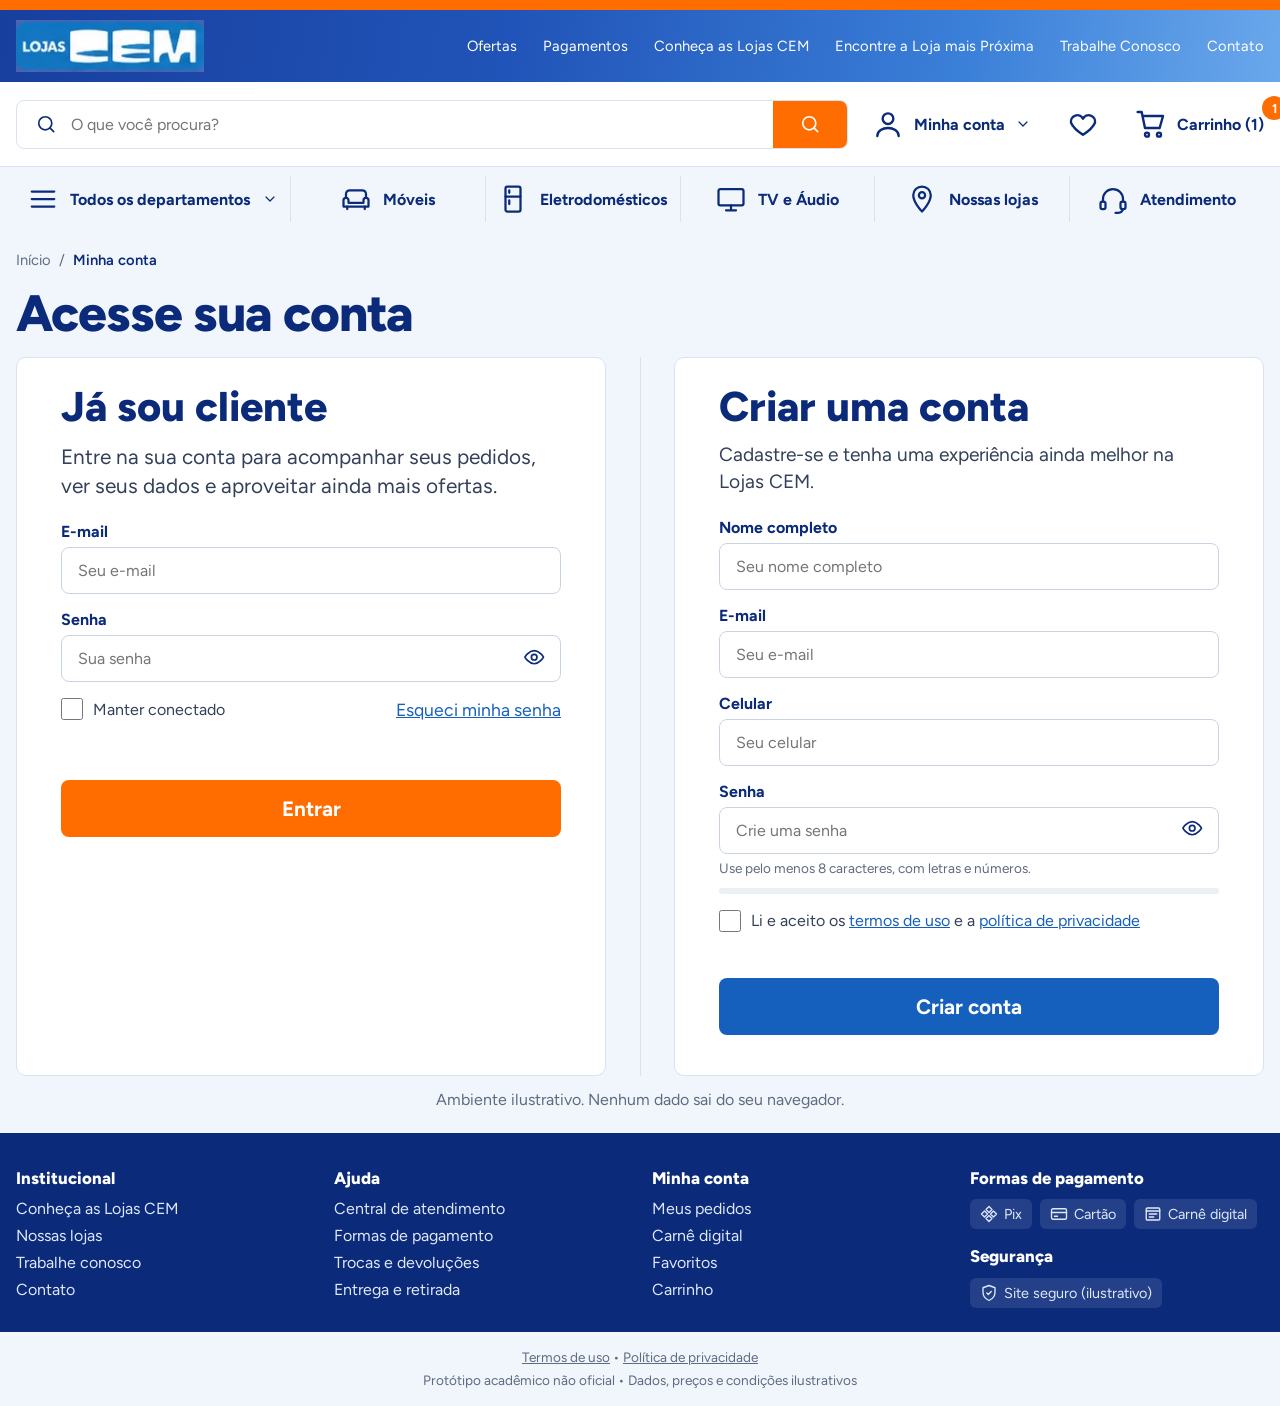
<file: site/minha-conta.html>
<!doctype html>
<html lang="pt-BR">
<head>
  <meta charset="utf-8">
  <meta name="viewport" content="width=device-width, initial-scale=1">
  <meta name="robots" content="noindex, nofollow">
  <title>Minha conta - Lojas CEM</title>
  <link rel="preconnect" href="https://fonts.googleapis.com">
  <link rel="stylesheet" href="https://fonts.googleapis.com/css2?family=Figtree:wght@400;500;600;700;800&display=swap">
  <link rel="icon" href="img/favicon.svg" type="image/svg+xml">
  <link rel="stylesheet" href="css/styles.css">
</head>
<body data-page="conta">
  <header id="site-header"></header>

  <main class="page container" id="conteudo" style="max-width:1520px">
    <nav class="breadcrumb" aria-label="Trilha"><a href="index.html">Início</a> &nbsp;/&nbsp; <a href="minha-conta.html#visao">Minha conta</a> &nbsp;/&nbsp; <span aria-current="page" id="crumb"></span></nav>
    <div class="account">
      <nav class="card side-menu" aria-label="Minha conta">
        <a href="#visao" data-sec="visao"><span data-icon="home"></span>Visão geral</a>
        <a href="#pedidos" data-sec="pedidos"><span data-icon="box"></span>Meus pedidos</a>
        <a href="#carne" data-sec="carne"><span data-icon="doc"></span>Carnê digital</a>
        <a href="#dados" data-sec="dados"><span data-icon="user"></span>Meus dados</a>
        <a href="favoritos.html"><span data-icon="heart"></span>Favoritos</a>
        <button type="button" id="logout"><span data-icon="logout"></span>Sair</button>
      </nav>
      <div id="panel"></div>
    </div>

    <dialog id="dlg" aria-labelledby="dlg-title"></dialog>
  </main>

  <footer id="site-footer" class="site-footer"></footer>
  <script src="js/data.js"></script>
  <script src="js/app.js"></script>
  <script>
    if (!User.get()) { location.replace(`conta.html?next=minha-conta.html${location.hash}`); throw new Error('Sem login'); }
    fillIcons();

    const panel = document.getElementById('panel');
    const dlg = document.getElementById('dlg');
    const nomesPag = { pix: 'Pix', cartao: 'Cartão de crédito', carne: 'Carnê digital' };
    const fmtDate = (iso) => new Date(iso).toLocaleDateString('pt-BR');
    const myOrders = () => Orders.all().filter((o) => o.cliente.email.toLowerCase() === User.get().email.toLowerCase());

    // Contrato de exemplo, igual ao protótipo, para quem ainda não comprou no carnê.
    const EXEMPLO = {
      id: 'CEM-EX-001', exemplo: true, data: '2026-08-10T12:00:00Z',
      itens: [{ id: 'geladeira', nome: 'Geladeira Frost Free 400 L', cor: 'Inox', volt: '127 V', qty: 1, preco: 2799 }],
      totais: { total: 2799 }, pagamento: { tipo: 'carne', parcelas: 10 },
      carne: Array.from({ length: 10 }, (_, i) => ({ n: i + 1, venc: new Date(2026, 8 + i, 10).toISOString(), valor: 279.9, paga: i < 2 })),
    };

    const hoje = () => { const d = new Date(); d.setHours(0, 0, 0, 0); return d; };
    function parcelaStatus(o, p) {
      if (p.paga) return ['paga', 'Paga', 'checkCircle'];
      if (new Date(p.venc) < hoje()) return ['atrasada', 'Atrasada', 'clock'];
      const firstOpen = o.carne.find((x) => !x.paga);
      return p === firstOpen ? ['aberto', 'Em aberto', 'clock'] : ['avencer', 'A vencer', 'clock'];
    }
    // Encargos simulados: multa de 2% + juros de 1% ao mês, proporcionais aos dias de atraso.
    function valorAtualizado(p) {
      const dias = Math.max(0, Math.floor((hoje() - new Date(p.venc)) / 86400000));
      const multa = dias ? p.valor * 0.02 : 0;
      const juros = p.valor * 0.01 * (dias / 30);
      return { dias, multa, juros, total: p.valor + multa + juros };
    }
    const contratos = () => myOrders().filter((o) => o.carne && !o.cancelado);

    function orderSummaryCard(o) {
      return `
        <article class="card order-row">
          <div class="order-row-head">
            <div><span class="muted">Pedido</span><strong>${o.id}</strong></div>
            <div><span class="muted">Data</span><strong>${fmtDate(o.data)}</strong></div>
            <div><span class="muted">Total</span><strong>${brl(o.totais.total)}</strong></div>
            <div><span class="muted">Pagamento</span><strong>${nomesPag[o.pagamento.tipo]}</strong></div>
            <span class="status ${o.cancelado ? 'atrasada' : Orders.step(o) === 0 ? 'aberto' : 'paga'}">${icon(o.cancelado ? 'x' : Orders.step(o) === 0 ? 'clock' : 'checkCircle')}${Orders.status(o)}</span>
          </div>
          <div class="order-row-items">
            ${o.itens.map((i) => productImg(productById(i.id), 1, i.nome, 'title="' + escapeHtml(i.nome) + '"')).join('')}
            <span class="muted">${plural(o.itens.reduce((n, i) => n + i.qty, 0), 'item', 'itens')}</span>
            <a class="btn btn-outline" href="pedido.html?id=${o.id}">Ver detalhes ${icon('chevronRight')}</a>
          </div>
        </article>`;
    }

    const SECTIONS = {
      visao: ['Visão geral', () => {
        const u = User.get();
        const orders = myOrders();
        const abertas = contratos().flatMap((o) => o.carne).filter((p) => !p.paga).length;
        return `
          <h1>Olá, ${escapeHtml(u.nome.split(' ')[0])}</h1>
          <p class="subtitle">Bem-vindo(a) à sua conta</p>
          <div class="stats">
            <a class="panel stat" href="#pedidos"><span class="circle">${icon('box')}</span><div><span>Pedidos</span><strong>${orders.length}</strong></div></a>
            <a class="panel stat" href="#carne"><span class="circle">${icon('doc')}</span><div><span>Parcelas em aberto</span><strong>${abertas}</strong></div></a>
            <a class="panel stat" href="favoritos.html"><span class="circle">${icon('heart')}</span><div><span>Favoritos</span><strong>${Favs.ids().length}</strong></div></a>
          </div>
          <h2 style="margin:18px 0 12px">Último pedido</h2>
          ${orders[0] ? orderSummaryCard(orders[0]) : `<div class="card empty-state">${icon('box')}<h2>Você ainda não fez pedidos</h2><p>Aproveite as ofertas da semana.</p><a class="btn btn-primary" href="categoria.html?c=ofertas">Ver ofertas</a></div>`}`;
      }],

      pedidos: ['Meus pedidos', () => {
        const orders = myOrders();
        return `<h1>Meus pedidos</h1><p class="subtitle">${plural(orders.length, 'pedido', 'pedidos')}</p>
          ${orders.length ? orders.map(orderSummaryCard).join('') : `<div class="card empty-state">${icon('box')}<h2>Nenhum pedido ainda</h2><p>Seus pedidos aparecem aqui depois da compra.</p><a class="btn btn-primary" href="categoria.html">Explorar produtos</a></div>`}`;
      }],

      carne: ['Carnê digital', () => {
        const meus = contratos();
        const list = meus.length ? meus : [EXEMPLO];
        return `<h1>Olá, ${escapeHtml(User.get().nome.split(' ')[0])}</h1><p class="subtitle">Seu carnê digital</p>
          ${meus.length ? '' : `<div class="notice" style="margin-bottom:12px">${icon('info')}<div>Você ainda não tem contratos. Abaixo, um <strong>contrato de exemplo</strong>. Compre no carnê para ver o seu aqui.</div></div>`}
          ${list.map((o) => {
            const pagas = o.carne.filter((p) => p.paga);
            const saldo = o.carne.filter((p) => !p.paga).reduce((s, p) => s + p.valor, 0);
            const it = o.itens[0];
            const p = productById(it.id);
            return `
              <div class="stats">
                <div class="panel stat"><span class="circle">${icon('doc')}</span><div><span>Valor do contrato</span><strong>${brl(o.totais.total)}</strong></div></div>
                <div class="panel stat"><span class="circle ok">${icon('check')}</span><div><span>Parcelas pagas</span><strong>${pagas.length} de ${o.carne.length}</strong></div></div>
                <div class="panel stat"><span class="circle">${icon('card')}</span><div><span>Saldo restante</span><strong>${brl(saldo)}</strong></div></div>
              </div>
              <section class="card contract">
                <div class="contract-body">
                  ${productImg(p, 1, it.nome)}
                  <div>
                    <h2>Contrato ${o.exemplo ? 'de exemplo' : ''} • ${o.id}</h2>
                    <h3>${o.itens.map((i) => i.nome).join(' + ')}</h3>
                    <p>${[it.cor, it.volt].filter(Boolean).join(' &nbsp;|&nbsp; ')}</p>
                    <p class="parcelas">${o.carne.length} parcelas de ${brl(o.carne[0].valor)}</p>
                    <div class="table-wrap">
                      <table class="parcelas">
                        <thead><tr><th>Parcela</th><th>Vencimento</th><th>Valor</th><th>Situação</th><th>Ação</th></tr></thead>
                        <tbody>${o.carne.map((pc, idx) => {
                          const [cls, label, ic] = parcelaStatus(o, pc);
                          const va = valorAtualizado(pc);
                          const pagavel = pc === o.carne.find((x) => !x.paga);
                          return `<tr ${idx >= 4 ? 'class="extra" hidden' : ''}>
                            <td>${String(pc.n).padStart(2, '0')}/${String(o.carne.length).padStart(2, '0')}</td>
                            <td>${fmtDate(pc.venc)}</td>
                            <td>${cls === 'atrasada' ? `<strong class="late">${brl(va.total)}</strong><br><small class="muted">original ${brl(pc.valor)}</small>` : brl(pc.valorPago ?? pc.valor)}</td>
                            <td><span class="status ${cls}">${icon(ic)}${label}</span></td>
                            <td><button type="button" class="link-btn" data-order="${o.id}" data-n="${pc.n}">${pc.paga ? 'Ver comprovante' : pagavel ? 'Pagar parcela' : 'Ver parcela'} ${icon('chevronRight')}</button></td>
                          </tr>`;
                        }).join('')}</tbody>
                      </table>
                    </div>
                    ${o.carne.length > 4 ? `<button type="button" class="link-btn toggle-all" style="margin:12px 0 0 6px" aria-expanded="false">Ver todas as ${o.carne.length} parcelas ${icon('chevronDown')}</button>` : ''}
                  </div>
                </div>
                <div class="notice">${icon('info')}<div>O saldo restante se refere apenas ao contrato deste pedido.<br><small class="muted">Funcionalidade hipotética, sujeita a estudos de segurança e aprovação da empresa.</small></div></div>
              </section>`;
          }).join('')}`;
      }],

      dados: ['Meus dados', () => {
        const u = User.get();
        return `<h1>Meus dados</h1><p class="subtitle">Mantenha suas informações atualizadas</p>
          <form class="card form-card" id="f-dados" novalidate>
            <h2>Dados pessoais</h2>
            <div class="form-grid">
              <div class="field span-4"><label for="d-nome">Nome completo</label><input class="input" id="d-nome" autocomplete="name" value="${escapeHtml(u.nome)}"></div>
              <div class="field span-2"><label for="d-email">E-mail</label><input class="input" id="d-email" value="${escapeHtml(u.email)}" readonly aria-describedby="d-email-hint"><span class="hint" id="d-email-hint">O e-mail identifica sua conta e não pode ser alterado.</span></div>
              <div class="field span-2"><label for="d-cel">Celular</label><input class="input" id="d-cel" type="tel" inputmode="numeric" autocomplete="tel" value="${escapeHtml(u.celular ?? '')}"></div>
            </div>
            <p class="error" id="e-dados" aria-live="polite"></p>
            <button class="btn btn-primary">Salvar alterações</button>
          </form>
          <section class="card form-card">
            <h2>Endereços</h2>
            <div id="end-list">${(u.enderecos || []).map((a, i) => `
              <div class="addr-item">${icon('pin')}<div><strong>${escapeHtml(addrLine(a))}</strong><span class="muted">${escapeHtml(addrCity(a))}</span></div>
              <button type="button" class="link-btn" data-rm-end="${i}">${icon('trash')} Remover</button></div>`).join('') || '<p class="muted">Nenhum endereço cadastrado.</p>'}</div>
            <details class="add-addr">
              <summary class="btn btn-outline">${icon('plus')} Adicionar endereço</summary>
              <form id="f-end" novalidate style="margin-top:14px">
                ${addressFields()}
                <p class="error" id="e-end" aria-live="polite"></p>
                <button class="btn btn-primary">Salvar endereço</button>
              </form>
            </details>
          </section>`;
      }],
    };

    function show() {
      const key = SECTIONS[location.hash.slice(1)] ? location.hash.slice(1) : 'visao';
      const [title, html] = SECTIONS[key];
      document.title = `${title} - Lojas CEM`;
      document.getElementById('crumb').textContent = title;
      document.querySelectorAll('[data-sec]').forEach((a) => a.toggleAttribute('aria-current', a.dataset.sec === key));
      document.querySelector('[data-sec][aria-current]').setAttribute('aria-current', 'page');
      panel.innerHTML = html();
      if (key === 'dados') bindDados();
    }

    function bindDados() {
      const cel = document.getElementById('d-cel');
      mask(cel, fmtPhone);
      document.getElementById('f-dados').addEventListener('submit', (e) => {
        e.preventDefault();
        const nome = document.getElementById('d-nome').value.trim();
        const err = document.getElementById('e-dados');
        if (nome.split(/\s+/).length < 2) return err.textContent = 'Informe seu nome completo.';
        err.textContent = '';
        User.update({ nome, celular: cel.value.trim() });
        renderHeader();
        toast('Dados atualizados');
      });
      const fEnd = document.getElementById('f-end');
      bindAddress(fEnd);
      fEnd.addEventListener('submit', (e) => {
        e.preventDefault();
        const a = readAddress(fEnd);
        if (a.erro) return document.getElementById('e-end').textContent = a.erro;
        User.update({ enderecos: [...(User.get().enderecos || []), a] });
        toast('Endereço salvo');
        show();
      });
      document.getElementById('end-list').addEventListener('click', (e) => {
        const b = e.target.closest('[data-rm-end]');
        if (!b) return;
        User.update({ enderecos: User.get().enderecos.filter((_, i) => i !== Number(b.dataset.rmEnd)) });
        toast('Endereço removido');
        show();
      });
    }

    panel.addEventListener('click', (e) => {
      const tog = e.target.closest('.toggle-all');
      if (tog) {
        const open = tog.getAttribute('aria-expanded') !== 'true';
        tog.closest('.contract').querySelectorAll('tr.extra').forEach((tr) => { tr.hidden = !open; });
        tog.setAttribute('aria-expanded', open);
        tog.innerHTML = `${open ? 'Mostrar menos' : `Ver todas as parcelas`} ${icon(open ? 'chevronUp' : 'chevronDown')}`;
        return;
      }
      const b = e.target.closest('[data-order]');
      if (!b) return;
      const o = b.dataset.order === EXEMPLO.id ? EXEMPLO : Orders.get(b.dataset.order);
      const pc = o.carne[b.dataset.n - 1];
      const [cls] = parcelaStatus(o, pc);
      const va = valorAtualizado(pc);
      const pagavel = pc === o.carne.find((x) => !x.paga);
      const titulo = `Parcela ${String(pc.n).padStart(2, '0')}/${String(o.carne.length).padStart(2, '0')}`;
      const encargos = cls === 'atrasada' ? `
        <table class="parcelas" style="margin-bottom:14px;text-align:left">
          <tr><td>Valor original</td><td>${brl(pc.valor)}</td></tr>
          <tr><td>Multa (2%)</td><td>${brl(va.multa)}</td></tr>
          <tr><td>Juros (1% a.m. • ${plural(va.dias, 'dia', 'dias')})</td><td>${brl(va.juros)}</td></tr>
          <tr><td><strong>Total atualizado</strong></td><td><strong>${brl(va.total)}</strong></td></tr>
        </table>` : '';
      let body;
      if (pc.paga) body = `<p>Comprovante ilustrativo: pagamento de <strong>${brl(pc.valorPago ?? pc.valor)}</strong> referente ao vencimento ${fmtDate(pc.venc)}${pc.pagaEm ? `, pago em ${fmtDate(pc.pagaEm)}` : ''}.</p>`;
      else if (pagavel && !o.exemplo) body = `<p>Vencimento ${fmtDate(pc.venc)}${cls === 'atrasada' ? ' • <strong class="late">em atraso</strong>' : ''}</p>${encargos || `<p>Valor: <strong>${brl(pc.valor)}</strong></p>`}<button type="button" class="btn btn-primary btn-block" id="pay-now">${icon('pix')} Pagar ${brl(va.total)} com Pix (simulado)</button>`;
      else body = `${encargos}<p>Valor de <strong>${brl(pc.valor)}</strong> com vencimento em ${fmtDate(pc.venc)}.${o.exemplo ? ' Contrato de exemplo: o pagamento não está disponível.' : ' Pague as parcelas em ordem.'}</p>`;
      dlg.innerHTML = `${icon('carne')}<h2 id="dlg-title">${titulo}</h2>${body}<button type="button" class="btn btn-outline btn-block" style="margin-top:10px" id="dlg-close">Fechar</button>`;
      dlg.querySelector('.icon').style.color = 'var(--blue)';
      dlg.showModal();
      document.getElementById('dlg-close').addEventListener('click', () => dlg.close());
      document.getElementById('pay-now')?.addEventListener('click', () => {
        pc.paga = true;
        pc.pagaEm = new Date().toISOString();
        pc.valorPago = va.total;
        Orders.save(o);
        dlg.close();
        toast('Parcela paga (simulado)!');
        show();
      });
    });

    document.getElementById('logout').addEventListener('click', () => { User.logout(); location.href = 'index.html'; });
    window.addEventListener('hashchange', show);
    show();
  </script>
</body>
</html>
</file>
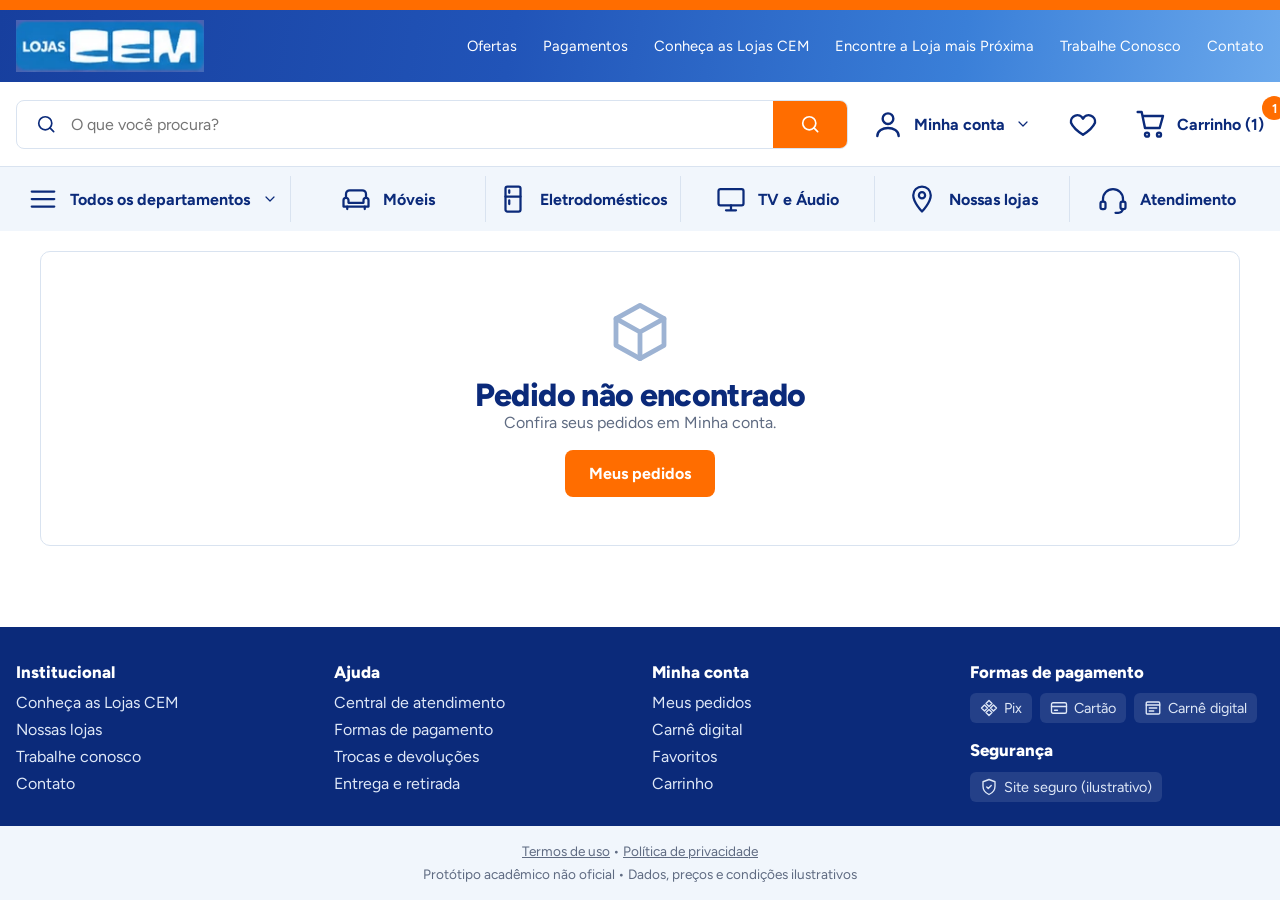
<file: site/pedido.html>
<!doctype html>
<html lang="pt-BR">
<head>
  <meta charset="utf-8">
  <meta name="viewport" content="width=device-width, initial-scale=1">
  <meta name="robots" content="noindex, nofollow">
  <title>Pedido - Lojas CEM</title>
  <link rel="preconnect" href="https://fonts.googleapis.com">
  <link rel="stylesheet" href="https://fonts.googleapis.com/css2?family=Figtree:wght@400;500;600;700;800&display=swap">
  <link rel="icon" href="img/favicon.svg" type="image/svg+xml">
  <link rel="stylesheet" href="css/styles.css">
</head>
<body data-page="conta">
  <header id="site-header"></header>

  <main class="page container" id="conteudo" style="max-width:1200px"></main>

  <footer id="site-footer" class="site-footer"></footer>
  <script src="js/data.js"></script>
  <script src="js/app.js"></script>
  <script>
    const main = document.getElementById('conteudo');
    const id = param('id');
    const nomesPag = { pix: 'Pix', cartao: 'Cartão de crédito', carne: 'Carnê digital' };
    const fresh = document.referrer.includes('checkout.html');

    // QR Code ilustrativo: padrão determinístico, não é um Pix real.
    function fakeQr(seed) {
      const n = 25;
      let h = hash(seed);
      const cells = [];
      const finder = (x, y) => [[0, 0], [n - 7, 0], [0, n - 7]].some(([fx, fy]) => x >= fx && x < fx + 7 && y >= fy && y < fy + 7);
      for (let y = 0; y < n; y++) for (let x = 0; x < n; x++) {
        if (finder(x, y)) continue;
        h = (Math.imul(h, 1103515245) + 12345) >>> 0;
        if ((h >>> 16) & 1) cells.push(`<rect x="${x}" y="${y}" width="1" height="1"/>`);
      }
      const box = (x, y) => `<rect x="${x}" y="${y}" width="7" height="7" fill="none" stroke="#000"/><rect x="${x + 2}" y="${y + 2}" width="3" height="3"/>`;
      return `<svg viewBox="-1 -1 ${n + 2} ${n + 2}" class="qr" role="img" aria-label="QR Code ilustrativo"><rect x="-1" y="-1" width="${n + 2}" height="${n + 2}" fill="#fff"/><g fill="#000">${cells.join('')}${box(0.5, 0.5)}${box(n - 6.5, 0.5)}${box(0.5, n - 6.5)}</g></svg>`;
    }

    function render() {
      const o = Orders.get(id);
      if (!o) {
        main.innerHTML = `<div class="card empty-state">${icon('box')}<h1 style="font-size:2rem">Pedido não encontrado</h1><p>Confira seus pedidos em Minha conta.</p><a class="btn btn-primary" href="minha-conta.html#pedidos">Meus pedidos</a></div>`;
        return;
      }
      const stepIdx = Orders.step(o);
      const steps = ORDER_STEPS[o.entrega.modo];
      const loja = o.entrega.modo === 'loja' ? STORES.find((s) => s.id === o.entrega.loja) : null;
      const expira = new Date(new Date(o.pixGeradoEm || o.data).getTime() + 30 * 60000);
      const expirado = Date.now() >= expira;
      const podeRetirar = o.entrega.modo === 'loja' && stepIdx === 3;
      const pixCode = `00020126580014BR.GOV.BCB.PIX-ILUSTRATIVO-${o.id}-${o.totais.total.toFixed(2)}`;

      main.innerHTML = `
        <nav class="breadcrumb" aria-label="Trilha"><a href="index.html">Início</a> &nbsp;/&nbsp; <a href="minha-conta.html#pedidos">Meus pedidos</a> &nbsp;/&nbsp; <span aria-current="page">${o.id}</span></nav>
        ${fresh ? `<div class="order-hero">${icon('checkCircle')}<div><h1>Pedido realizado!</h1><p>Obrigado, ${escapeHtml(o.cliente.nome.split(' ')[0])}. Enviamos a confirmação para ${escapeHtml(o.cliente.email)} (simulado).</p></div></div>`
          : `<h1 style="margin-bottom:16px">Pedido ${o.id}</h1>`}

        <section class="card order-card">
          <div class="order-head">
            <div><span class="muted">Número do pedido</span><strong>${o.id}</strong></div>
            <div><span class="muted">Data</span><strong>${new Date(o.data).toLocaleString('pt-BR', { dateStyle: 'short', timeStyle: 'short' })}</strong></div>
            <div><span class="muted">Total</span><strong>${brl(o.totais.total)}</strong></div>
            <div><span class="muted">Status</span><strong class="status-txt">${Orders.status(o)}</strong></div>
          </div>
          ${o.cancelado ? `
          <div class="notice warn" style="margin-top:16px">${icon('info')}<div><strong>Pedido cancelado em ${new Date(o.canceladoEm).toLocaleString('pt-BR', { dateStyle: 'short', timeStyle: 'short' })}.</strong>
            ${o.pago ? 'O valor pago seria estornado na mesma forma de pagamento (simulado).' : 'Nenhuma cobrança foi realizada.'}</div></div>` : `
          <ol class="timeline" aria-label="Andamento do pedido">
            ${steps.map((s, i) => `<li class="${i < stepIdx ? 'done' : i === stepIdx ? 'current done' : ''}"><span class="dot">${i <= stepIdx ? icon('check') : ''}</span>${s}</li>`).join('')}
          </ol>
          <p class="hint" style="text-align:center">Simulação: o status avança a cada 2 minutos após a aprovação do pagamento.</p>`}
          <div class="order-actions">
            ${podeRetirar ? `<button type="button" class="btn btn-primary" id="retirar">${icon('store')} Confirmar retirada na loja (simulado)</button>` : ''}
            ${Orders.podeCancelar(o) ? `<button type="button" class="btn btn-outline" id="cancelar">${icon('x')} Cancelar pedido</button>` : ''}
          </div>
        </section>

        ${o.pagamento.tipo === 'pix' && !o.pago && !o.cancelado ? `
        <section class="card pix-box${expirado ? ' expired' : ''}">
          ${fakeQr(o.id + (o.pixGeradoEm || ''))}
          <div>
            ${expirado ? `
            <h2>Código Pix expirado</h2>
            <p>O prazo de 30 minutos terminou. Gere um novo código para pagar.</p>
            <button type="button" class="btn btn-primary btn-lg" id="regen">${icon('refresh')} Gerar novo código Pix</button>` : `
            <h2>Pague com Pix para confirmar</h2>
            <p>Escaneie o QR Code ou copie o código abaixo. Expira em <strong id="timer"></strong>.</p>
            <div class="coupon"><input class="input" id="pix-code" readonly value="${pixCode}" aria-label="Código Pix copia e cola"><button type="button" class="btn btn-blue" id="copy">${icon('copy')} Copiar</button></div>
            <button type="button" class="btn btn-primary btn-lg" id="pay">Simular pagamento do Pix</button>`}
            <p class="hint">QR Code e código ilustrativos: não correspondem a uma cobrança real.</p>
          </div>
        </section>` : ''}

        <dialog id="confirm-cancel" aria-labelledby="cc-title">
          ${icon('info')}
          <h2 id="cc-title">Cancelar o pedido ${o.id}?</h2>
          <p>Os produtos voltam para o estoque${o.pago ? ' e o valor pago seria estornado (simulado)' : ''}. Esta ação não pode ser desfeita.</p>
          <button type="button" class="btn btn-primary btn-block" id="cc-yes">Sim, cancelar pedido</button>
          <button type="button" class="btn btn-outline btn-block" style="margin-top:10px" id="cc-no">Voltar</button>
        </dialog>

        <div class="order-grid">
          <section class="card order-card">
            <h2>Itens</h2>
            ${o.itens.map((i) => {
              const p = productById(i.id);
              return `<div class="mc-item">${productImg(p, 1, '')}<div><strong>${i.nome}</strong><span class="muted">${[i.cor, i.volt].filter(Boolean).join(' • ')} • ${i.qty} un.</span><span class="mc-price">${brl(i.preco * i.qty)}</span></div></div>`;
            }).join('')}
          </section>
          <div>
            <section class="card order-card">
              <h2>${o.entrega.modo === 'casa' ? 'Entrega' : 'Retirada'}</h2>
              ${o.entrega.modo === 'casa'
                ? `<p><strong>${escapeHtml(addrLine(o.entrega.endereco))}</strong><br>${escapeHtml(addrCity(o.entrega.endereco))}<br><span class="muted">Prazo: ${o.entrega.prazo}</span></p>`
                : `<p><strong>${loja.nome}</strong><br>${loja.end} • ${loja.cidade} / ${loja.uf}<br><span class="muted">Disponível em até 2 dias úteis após a aprovação.</span></p>`}
            </section>
            <section class="card order-card">
              <h2>Pagamento</h2>
              <p><strong>${nomesPag[o.pagamento.tipo]}</strong>${o.pagamento.tipo === 'cartao' ? ` ${o.pagamento.bandeira ?? ''} final ${o.pagamento.final}` : ''}
                ${o.pagamento.parcelas > 1 ? ` • ${o.pagamento.parcelas}x de ${brl(o.totais.total / o.pagamento.parcelas)}` : ''}</p>
              ${o.pagamento.tipo === 'carne' ? '<a class="link-btn" href="minha-conta.html#carne">Ver parcelas no carnê digital ' + icon('chevronRight') + '</a>' : ''}
              <div class="sum-line" style="margin-top:12px"><span>Produtos</span><span>${brl(o.totais.sub)}</span></div>
              ${o.totais.desconto ? `<div class="sum-line discount"><span>Cupom ${o.totais.cupom}</span><span>- ${brl(o.totais.desconto)}</span></div>` : ''}
              ${o.totais.pix ? `<div class="sum-line discount"><span>Desconto Pix</span><span>- ${brl(o.totais.pix)}</span></div>` : ''}
              <div class="sum-line"><span>Entrega</span><span>${o.totais.frete ? brl(o.totais.frete) : 'Grátis'}</span></div>
              <div class="sum-line" style="font-weight:800;font-size:1.4rem"><span>Total</span><span>${brl(o.totais.total)}</span></div>
            </section>
          </div>
        </div>
        <div style="display:flex;gap:12px;flex-wrap:wrap;margin-top:16px">
          <a class="btn btn-primary" href="minha-conta.html#pedidos">Ver meus pedidos</a>
          <a class="btn btn-outline" href="index.html">Continuar comprando</a>
        </div>`;

      document.getElementById('pay')?.addEventListener('click', () => {
        Orders.save({ ...o, pago: true, pagoEm: new Date().toISOString() });
        toast('Pagamento Pix aprovado (simulado)!');
        render();
      });
      document.getElementById('copy')?.addEventListener('click', async () => {
        try { await navigator.clipboard.writeText(pixCode); } catch { document.getElementById('pix-code').select(); }
        toast('Código Pix copiado');
      });
      document.getElementById('regen')?.addEventListener('click', () => {
        Orders.save({ ...o, pixGeradoEm: new Date().toISOString() });
        toast('Novo código Pix gerado');
        render();
      });
      document.getElementById('retirar')?.addEventListener('click', () => {
        Orders.save({ ...o, retiradoEm: new Date().toISOString() });
        toast('Retirada confirmada!');
        render();
      });
      const dlg = document.getElementById('confirm-cancel');
      document.getElementById('cancelar')?.addEventListener('click', () => dlg.showModal());
      document.getElementById('cc-no').addEventListener('click', () => dlg.close());
      document.getElementById('cc-yes').addEventListener('click', () => {
        dlg.close();
        Orders.cancel(o);
        toast('Pedido cancelado');
        render();
      });

      clearInterval(window._t);
      const timer = document.getElementById('timer');
      if (timer) {
        const tick = () => {
          const s = Math.max(0, Math.round((expira - Date.now()) / 1000));
          if (!s) { clearInterval(window._t); render(); return; }
          timer.textContent = `${String(Math.floor(s / 60)).padStart(2, '0')}:${String(s % 60).padStart(2, '0')}`;
        };
        tick();
        window._t = setInterval(tick, 1000);
      }
    }
    render();
  </script>
</body>
</html>
</file>
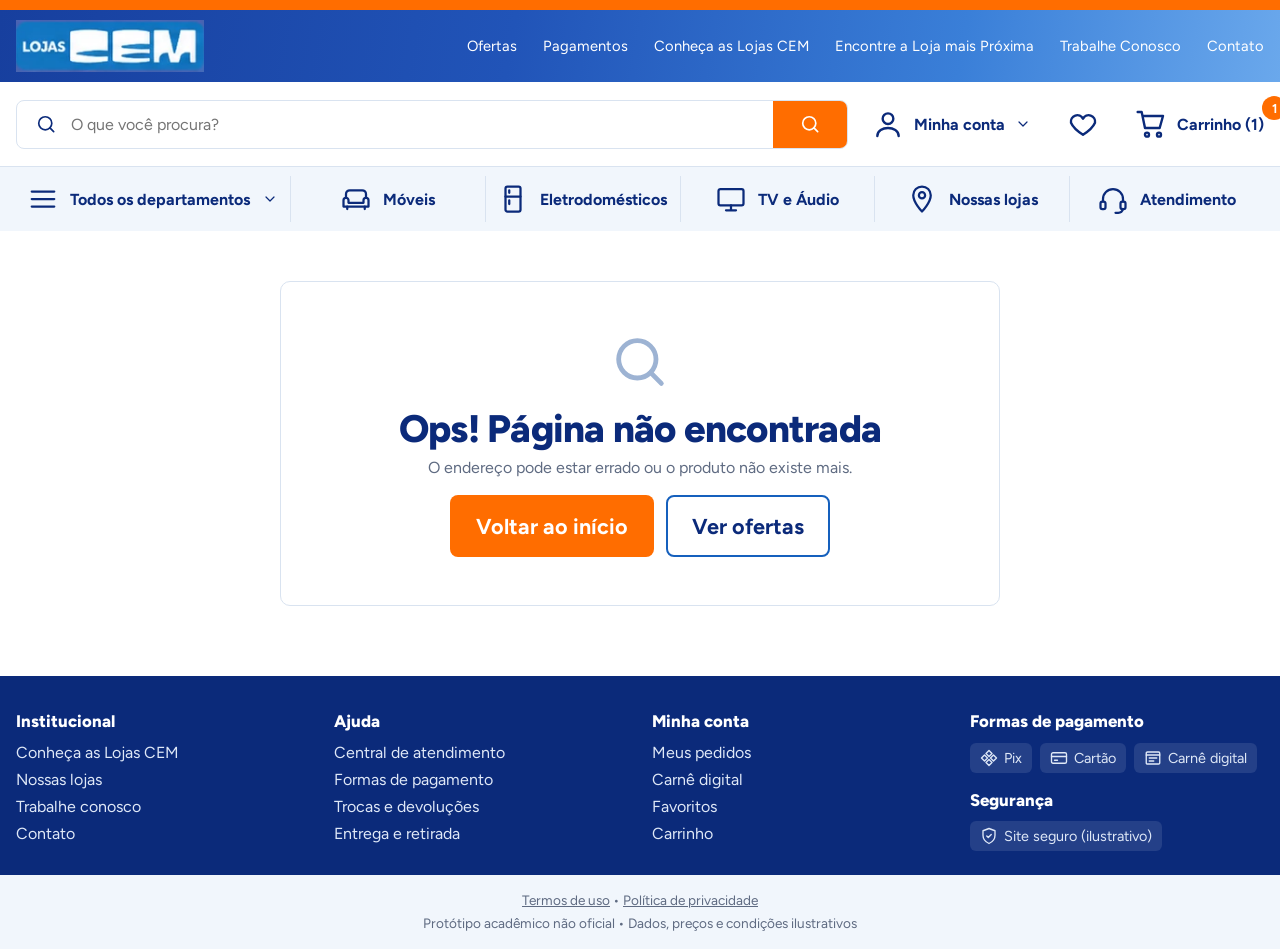
<file: site/produto.html>
<!doctype html>
<html lang="pt-BR">
<head>
  <meta charset="utf-8">
  <meta name="viewport" content="width=device-width, initial-scale=1">
  <meta name="robots" content="noindex, nofollow">
  <title>Produto - Lojas CEM</title>
  <link rel="preconnect" href="https://fonts.googleapis.com">
  <link rel="stylesheet" href="https://fonts.googleapis.com/css2?family=Figtree:wght@400;500;600;700;800&display=swap">
  <link rel="icon" href="img/favicon.svg" type="image/svg+xml">
  <link rel="stylesheet" href="css/styles.css">
</head>
<body>
  <header id="site-header"></header>

  <main class="page container" id="conteudo"></main>

  <footer id="site-footer" class="site-footer"></footer>
  <script src="js/data.js"></script>
  <script src="js/app.js"></script>
  <script>
    const p = productById(param('id'));
    if (!p) { location.replace('404.html'); throw new Error('Produto inexistente'); }
    document.body.dataset.page = p.cat;
    renderHeader();
    document.title = `${p.nome} - Lojas CEM`;
    const dept = DEPARTMENTS[p.cat];
    const r = Reviews.summary(p.id);
    const off = discountPct(p);
    const hasVolt = p.volts.length > 1;

    document.getElementById('conteudo').innerHTML = `
      <nav class="breadcrumb" aria-label="Trilha">
        <a href="index.html">Início</a> &nbsp;/&nbsp; <a href="categoria.html?c=${p.cat}">${dept.nome}</a> &nbsp;/&nbsp;
        <a href="categoria.html?c=${p.cat}&sub=${encodeURIComponent(p.sub)}" style="color:var(--blue);text-decoration:underline">${p.sub}</a>
      </nav>
      <div class="pdp">
        <div class="thumbs">
          ${Array.from({ length: 4 }, (_, i) => `<button type="button" aria-pressed="${i === 0}" aria-label="Ver imagem ${i + 1}" data-n="${i + 1}">${
            i === 0 ? productImg(p, 1, '') : `<img src="${photo(p, i + 1)}" alt="" onerror="extraFallback(this)">`}</button>`).join('')}
        </div>
        <div class="main-img" id="zoom" title="Passe o mouse para ampliar">
          ${productImg(p, 1, p.nome, 'id="main-img"')}
          ${off ? `<span class="off">-${off}%</span>` : ''}
          ${favButton(p, 'big')}
        </div>
        <div class="pdp-info">
          <h1>${p.nome}</h1>
          <p class="code">Código ilustrativo: ${p.cod} • Marca: ${p.marca}</p>
          <a class="rating" href="#avaliacoes" data-goto-reviews>${stars(r.avg)} <span>${r.avg.toFixed(1).replace('.', ',')} (${plural(r.count, 'avaliação', 'avaliações')})</span></a>
          <div class="old-price" id="old-price"></div>
          <div class="price" id="price"></div>
          <div class="installments" id="installments"></div>
          <p class="pix-price" id="pix-price"></p>

          <div class="variants">
            <fieldset class="swatches">
              <legend>Cor: <span id="cor-label"></span></legend>
              ${p.cores.map((c, i) => `<label class="swatch" title="${c.nome}"><input type="radio" name="cor" value="${c.nome}" ${i === 0 ? 'checked' : ''}><span style="background:${c.hex}"></span><span class="sr-only">${c.nome}</span></label>`).join('')}
            </fieldset>
            ${p.volts.length ? `<div><label for="volt">Voltagem${hasVolt ? '' : `: ${p.volts[0]}`}</label>
              <select class="input" id="volt" ${hasVolt ? '' : 'disabled'}>${p.volts.map((v) => `<option>${v}</option>`).join('')}</select></div>` : ''}
          </div>

          <p class="stock" id="stock"></p>
          <div class="buy-row" id="buy-row">
            <div class="qty" role="group" aria-label="Quantidade">
              <button type="button" data-q="-1" aria-label="Diminuir">−</button>
              <output id="qty" aria-live="polite">1</output>
              <button type="button" data-q="1" aria-label="Aumentar">+</button>
            </div>
            <button type="button" class="btn btn-primary btn-lg" id="add">${icon('cart')} Adicionar ao carrinho</button>
          </div>
          <form class="notify" id="notify" hidden>
            <p><strong>Produto esgotado.</strong> Avisamos quando chegar:</p>
            <div class="cep-row">
              <label for="notify-email" class="sr-only">E-mail</label>
              <input class="input" id="notify-email" type="email" placeholder="Seu e-mail" autocomplete="email" required>
              <button class="btn btn-blue">Avise-me</button>
            </div>
          </form>

          <div class="panel cep-box">
            ${icon('truck')}
            <form id="cep-form">
              <h3><label for="cep">Calcule a entrega</label></h3>
              <div class="cep-row">
                <input class="input" id="cep" inputmode="numeric" placeholder="Digite seu CEP" autocomplete="postal-code">
                <button class="btn btn-blue">Consultar</button>
              </div>
              <p class="cep-result" id="cep-result" aria-live="polite">Entrega ou retirada grátis em loja, conforme disponibilidade simulada.</p>
            </form>
          </div>

          <details class="simulator">
            <summary>${icon('card')} Simular parcelamento</summary>
            <table class="parcelas" id="sim"></table>
          </details>
        </div>
      </div>

      <div class="tabs">
        <div class="tablist" role="tablist">
          <button role="tab" id="t-desc" aria-controls="p-desc" aria-selected="false" tabindex="-1">Descrição</button>
          <button role="tab" id="t-spec" aria-controls="p-spec" aria-selected="true">Especificações</button>
          <button role="tab" id="t-rev" aria-controls="avaliacoes" aria-selected="false" tabindex="-1">Avaliações</button>
        </div>
        <div class="tabpanel" role="tabpanel" id="p-desc" aria-labelledby="t-desc" hidden><p style="margin:0;font-size:1.1rem">${p.desc}</p></div>
        <div class="tabpanel" role="tabpanel" id="p-spec" aria-labelledby="t-spec">
          <div class="specs">${p.specs.map(([k, v]) => `<div><span>${k}</span><strong>${v}</strong></div>`).join('')}</div>
        </div>
        <div class="tabpanel" role="tabpanel" id="avaliacoes" aria-labelledby="t-rev" hidden>
          <div class="reviews">
            <div class="review-list" id="review-list"></div>
            <form class="panel review-form" id="review-form" novalidate>
              <h3>Avalie este produto</h3>
              <fieldset class="star-input">
                <legend>Sua nota</legend>
                ${[5, 4, 3, 2, 1].map((n) => `<input type="radio" name="nota" id="n${n}" value="${n}"><label for="n${n}" title="${n} estrela${n > 1 ? 's' : ''}">${icon('star')}<span class="sr-only">${n} estrela${n > 1 ? 's' : ''}</span></label>`).join('')}
              </fieldset>
              <div class="field"><label for="r-nome">Nome</label><input class="input" id="r-nome" maxlength="40" required></div>
              <div class="field"><label for="r-texto">Comentário</label><textarea class="input" id="r-texto" rows="3" maxlength="400" required></textarea></div>
              <p class="error" id="r-error" aria-live="polite"></p>
              <button class="btn btn-primary">Enviar avaliação</button>
            </form>
          </div>
        </div>
      </div>

      <section>
        <div class="section-head" style="padding:0"><h2>Você também pode gostar</h2></div>
        <div class="home-grid" style="padding:0" id="related"></div>
      </section>`;

    const corInputs = document.querySelectorAll('[name=cor]');
    const volt = document.getElementById('volt');
    const cor = () => document.querySelector('[name=cor]:checked').value;
    let qty = 1;

    function renderPrice() {
      const price = unitPrice(p, cor());
      const de = p.de ? p.de + (price - p.preco) : 0;
      document.getElementById('cor-label').textContent = cor();
      document.getElementById('old-price').textContent = de ? `de ${brl(de)} por` : '';
      document.getElementById('price').innerHTML = priceHtml(price);
      document.getElementById('installments').textContent = `ou 10x de ${brl(price / 10)} sem juros`;
      document.getElementById('pix-price').innerHTML = `${icon('pix')} <strong>${brl(price * (1 - PIX_DESCONTO))}</strong> no Pix (5% de desconto)`;
      document.getElementById('sim').innerHTML = `<thead><tr><th>Parcelas</th><th>Valor</th><th>Total</th></tr></thead><tbody>${
        Array.from({ length: 10 }, (_, i) => `<tr><td>${i + 1}x</td><td>${brl(price / (i + 1))}</td><td>${brl(price)} sem juros</td></tr>`).join('')}</tbody>`;
      const n = stockOf(p);
      const noCarrinho = Cart.qtyOf(p.id);
      const stock = document.getElementById('stock');
      stock.className = `stock ${n === 0 ? 'out' : n <= 5 ? 'low' : 'ok'}`;
      stock.textContent = (n === 0 ? 'Esgotado' : n <= 5 ? `Últimas ${n} unidades!` : 'Em estoque')
        + (noCarrinho ? ` • ${noCarrinho} no seu carrinho` : '');
      document.getElementById('buy-row').hidden = n === 0;
      document.getElementById('notify').hidden = n > 0;
    }
    corInputs.forEach((i) => i.addEventListener('change', renderPrice));
    renderPrice();

    document.querySelector('.buy-row .qty').addEventListener('click', (e) => {
      const b = e.target.closest('[data-q]');
      if (!b) return;
      qty = Math.min(Math.max(1, qty + Number(b.dataset.q)), Math.max(1, stockOf(p) - Cart.qtyOf(p.id)));
      document.getElementById('qty').textContent = qty;
    });

    document.querySelectorAll('.thumbs button').forEach((b) => b.addEventListener('click', () => {
      document.querySelectorAll('.thumbs button').forEach((x) => x.setAttribute('aria-pressed', x === b));
      const img = document.getElementById('main-img');
      img.onerror = () => imgFallback(img);
      img.src = b.querySelector('img').src;
    }));

    // Zoom: amplia seguindo o mouse.
    const zoom = document.getElementById('zoom');
    const mainImg = document.getElementById('main-img');
    zoom.addEventListener('mousemove', (e) => {
      const rect = zoom.getBoundingClientRect();
      mainImg.style.transformOrigin = `${((e.clientX - rect.left) / rect.width) * 100}% ${((e.clientY - rect.top) / rect.height) * 100}%`;
      mainImg.style.transform = 'scale(1.9)';
    });
    zoom.addEventListener('mouseleave', () => { mainImg.style.transform = ''; });

    document.getElementById('add').addEventListener('click', () => {
      const pedido = qty;
      const added = Cart.add(p.id, cor(), volt?.value ?? null, pedido);
      qty = 1;
      document.getElementById('qty').textContent = qty;
      renderPrice();
      if (!added) return toast(`Você já tem todo o estoque disponível (${stockOf(p)}) no carrinho.`);
      openMiniCart(true);
      if (added < pedido) toast(`Só ${added} unidade(s) adicionada(s): limite de estoque.`);
    });

    document.getElementById('notify').addEventListener('submit', (e) => {
      e.preventDefault();
      toast('Pronto! Avisaremos quando o produto chegar (simulado).');
      e.target.reset();
    });

    const cep = document.getElementById('cep');
    maskCep(cep);
    if (Prefs.get().cep) cep.value = Prefs.get().cep;
    document.getElementById('cep-form').addEventListener('submit', (e) => {
      e.preventDefault();
      const res = consultarCep(cep.value);
      if (res) Prefs.set({ cep: res.cep });
      document.getElementById('cep-result').innerHTML = res
        ? `Entrega para ${res.regiao}: <strong>${brl(res.valor)}</strong>, prazo ${res.prazo}.<br>Retirada em loja: <strong>grátis</strong>, em até 2 dias úteis. <a href="lojas.html">Ver lojas</a>`
        : '<span class="error">Informe um CEP válido com 8 dígitos.</span>';
    });

    const tabs = document.querySelectorAll('[role=tab]');
    function selectTab(t) {
      tabs.forEach((x) => {
        const on = x === t;
        x.setAttribute('aria-selected', on);
        x.tabIndex = on ? 0 : -1;
        document.getElementById(x.getAttribute('aria-controls')).hidden = !on;
      });
    }
    tabs.forEach((t, i) => {
      t.addEventListener('click', () => selectTab(t));
      t.addEventListener('keydown', (e) => {
        const d = { ArrowRight: 1, ArrowLeft: -1 }[e.key];
        if (!d) return;
        const n = tabs[(i + d + tabs.length) % tabs.length];
        selectTab(n);
        n.focus();
      });
    });
    document.querySelector('[data-goto-reviews]').addEventListener('click', (e) => {
      e.preventDefault();
      selectTab(document.getElementById('t-rev'));
      document.getElementById('t-rev').scrollIntoView({ behavior: 'smooth' });
    });

    function renderReviews() {
      document.getElementById('review-list').innerHTML = Reviews.list(p.id).map((rv) => `
        <article class="review">
          <div>${stars(rv.nota)} <strong></strong></div>
          <p></p>
        </article>`).join('');
      document.querySelectorAll('.review').forEach((el, i) => {
        const rv = Reviews.list(p.id)[i];
        el.querySelector('strong').textContent = rv.nome;
        el.querySelector('p').textContent = rv.texto;
      });
    }
    renderReviews();

    document.getElementById('review-form').addEventListener('submit', (e) => {
      e.preventDefault();
      const nota = Number(new FormData(e.target).get('nota'));
      const nome = document.getElementById('r-nome').value.trim();
      const texto = document.getElementById('r-texto').value.trim();
      const err = document.getElementById('r-error');
      if (!nota) return err.textContent = 'Escolha uma nota de 1 a 5 estrelas.';
      if (!nome || !texto) return err.textContent = 'Preencha seu nome e o comentário.';
      err.textContent = '';
      Reviews.add(p.id, { nome, nota, texto });
      e.target.reset();
      renderReviews();
      toast('Obrigado pela avaliação!');
    });

    const related = [
      ...PRODUCTS.filter((x) => x.sub === p.sub && x.id !== p.id),
      ...PRODUCTS.filter((x) => x.cat === p.cat && x.sub !== p.sub),
    ].slice(0, 4);
    document.getElementById('related').innerHTML = related.map(productCard).join('');
  </script>
</body>
</html>
</file>
<file: site/css/styles.css>
:root {
  --navy: #0b2a7a;
  --blue: #1560bd;
  --blue-2: #2f6fd6;
  --orange: #ff6d00;
  --orange-dark: #e65f00;
  --text: #33405a;
  --muted: #5f6b82;
  --bg-soft: #f1f6fc;
  --bg-soft-2: #e8f0fb;
  --border: #d9e3f0;
  --green: #1f9d55;
  --green-bg: #e3f6ea;
  --amber: #e07b00;
  --amber-bg: #fff1dc;
  --gray-bg: #eceff4;
  --radius: 10px;
}

* { box-sizing: border-box; }
[hidden] { display: none !important; }
html { scroll-behavior: smooth; }
body {
  margin: 0;
  font-family: "Figtree", system-ui, sans-serif;
  color: var(--text);
  background: #fff;
  min-height: 100vh;
  display: flex;
  flex-direction: column;
}
main { flex: 1; }
img { max-width: 100%; display: block; }
a { color: var(--blue); }
button, input, select { font: inherit; }
h1, h2, h3 { color: var(--navy); margin: 0; line-height: 1.1; }
h1 { font-size: clamp(2rem, 4vw, 3.2rem); font-weight: 800; letter-spacing: -0.02em; }
h2 { font-size: 1.75rem; font-weight: 800; }
h3 { font-size: 1.2rem; font-weight: 700; }
.sr-only { position: absolute; width: 1px; height: 1px; overflow: hidden; clip: rect(0 0 0 0); }
.container { width: min(1440px, 100% - 32px); margin-inline: auto; }
.icon { width: 1.4em; height: 1.4em; flex-shrink: 0; }
:focus-visible { outline: 3px solid var(--orange); outline-offset: 2px; }

/* Header */
.topbar {
  border-top: 10px solid var(--orange);
  background: linear-gradient(100deg, #173f9e 0%, #2154b8 40%, #3a7fd8 75%, #6aa8ec 100%);
}
.topbar .container { display: flex; align-items: center; justify-content: space-between; gap: 24px; min-height: 72px; }
.logo img { height: 52px; width: auto; }
.topbar nav { display: flex; flex-wrap: wrap; gap: 4px 26px; }
.topbar nav a { color: #fff; text-decoration: none; font-size: .92rem; }
.topbar nav a:hover { text-decoration: underline; }

.searchbar { border-bottom: 1px solid var(--border); }
.searchbar .container { display: flex; align-items: center; gap: 48px; min-height: 84px; padding-left: 160px; }
.search { flex: 1; display: flex; max-width: 880px; border: 1px solid var(--border); border-radius: 8px; overflow: hidden; }
.search label { display: flex; align-items: center; padding-left: 18px; color: var(--navy); }
.search input { flex: 1; border: 0; padding: 14px 14px; font-size: 1rem; outline: none; min-width: 0; }
.search button { background: var(--orange); border: 0; color: #fff; width: 74px; cursor: pointer; display: grid; place-items: center; }
.search button:hover { background: var(--orange-dark); }
.header-actions { display: flex; align-items: center; gap: 36px; }
.header-link { display: flex; align-items: center; gap: 10px; color: var(--navy); font-weight: 700; text-decoration: none; position: relative; white-space: nowrap; }
.header-link .icon { width: 32px; height: 32px; }
.badge {
  position: absolute; top: -12px; right: -22px; background: var(--orange); color: #fff;
  border-radius: 50%; width: 24px; height: 24px; font-size: .8rem; display: grid; place-items: center;
}

.catnav { background: var(--bg-soft); }
.catnav ul { list-style: none; margin: 0 auto; padding: 0; display: flex; justify-content: space-between; align-items: center; min-height: 64px; }
.catnav li { flex: 1; display: flex; justify-content: center; border-left: 1px solid var(--border); }
.catnav li:first-child { border-left: 0; }
.catnav a { white-space: nowrap; display: flex; align-items: center; gap: 12px; color: var(--navy); font-weight: 700; text-decoration: none; padding: 8px 12px; border-radius: 8px; }
.catnav a:hover, .catnav a[aria-current="page"] { background: var(--bg-soft-2); }
.catnav .icon { width: 30px; height: 30px; }

.site-footer { margin-top: 32px; }
.footer-main { background: var(--navy); color: #dfe8f7; padding: 36px 0 24px; }
.footer-grid { display: grid; grid-template-columns: repeat(4, 1fr); gap: 24px; }
.footer-grid h2 { color: #fff; font-size: 1.05rem; margin: 0 0 12px; }
.footer-grid h2 + p + h2 { margin-top: 18px; }
.footer-grid a { display: block; color: #dfe8f7; text-decoration: none; margin-bottom: 8px; }
.footer-grid a:hover { color: #fff; text-decoration: underline; }
.pay-list { display: flex; flex-wrap: wrap; gap: 8px; margin: 0; }
.pay-list span { display: inline-flex; align-items: center; gap: 6px; background: rgb(255 255 255 / .1); border-radius: 6px; padding: 6px 10px; font-size: .9rem; }
.pay-list .icon { width: 18px; height: 18px; }
.footer-legal { background: var(--bg-soft); text-align: center; padding: 14px 16px; font-size: .85rem; color: var(--muted); line-height: 1.7; }
.footer-legal a { color: var(--muted); }

.skip { position: absolute; left: 8px; top: -60px; background: var(--navy); color: #fff; padding: 10px 16px; border-radius: 6px; z-index: 100; }
.skip:focus { top: 8px; }
.menu-toggle { display: none; background: none; border: 0; color: #fff; cursor: pointer; padding: 6px; }
.menu-toggle .icon { width: 32px; height: 32px; }
.mobile-only { display: none !important; }
.icon.filled { fill: currentColor; }
.icon.sm { width: 16px; height: 16px; }
.header-link.icon-only .badge { right: -14px; }

details.dropdown { position: relative; }
details.dropdown > summary { list-style: none; cursor: pointer; }
details.dropdown > summary::-webkit-details-marker { display: none; }
.dropdown-panel {
  position: absolute; top: calc(100% + 10px); right: 0; z-index: 50; background: #fff; border: 1px solid var(--border);
  border-radius: 10px; box-shadow: 0 12px 32px rgb(11 42 122 / .15); padding: 10px; min-width: 240px;
  display: flex; flex-direction: column; gap: 4px;
}
.dropdown-panel a:not(.btn), .dropdown-panel button:not(.btn) {
  display: flex; align-items: center; gap: 10px; padding: 10px 12px; border-radius: 6px; color: var(--navy);
  text-decoration: none; background: none; border: 0; font-weight: 600; cursor: pointer; text-align: left; width: 100%;
}
.dropdown-panel a:not(.btn):hover, .dropdown-panel button:not(.btn):hover { background: var(--bg-soft); }
.dropdown-panel .btn { padding: 10px; }
.catnav summary { display: flex; align-items: center; gap: 12px; color: var(--navy); font-weight: 700; padding: 8px 12px; border-radius: 8px; white-space: nowrap; }
.catnav summary:hover, details.mega[open] summary { background: var(--bg-soft-2); }
.catnav summary .icon { width: 30px; height: 30px; }
.catnav summary .icon.sm { width: 16px; height: 16px; }
.mega-panel { left: 0; right: auto; flex-direction: row; gap: 28px; padding: 22px 26px; min-width: 860px; }
.mega-col { display: flex; flex-direction: column; gap: 2px; min-width: 170px; }
.mega-panel .mega-col a { padding: 6px 8px; font-weight: 500; }
.mega-panel .mega-col a.mega-title { font-weight: 800; font-size: 1.05rem; margin-bottom: 6px; }
.mega-title .icon { width: 24px; height: 24px; color: var(--blue); }

.toast {
  position: fixed; left: 50%; bottom: 24px; transform: translate(-50%, 140%); background: var(--navy); color: #fff;
  padding: 14px 22px; border-radius: 10px; display: flex; gap: 10px; align-items: center; z-index: 200;
  box-shadow: 0 10px 30px rgb(0 0 0 / .2); transition: transform .25s; font-weight: 600; max-width: calc(100% - 32px);
}
.toast.show { transform: translate(-50%, 0); }
.toast .icon { color: #7ee2a8; }
@media (prefers-reduced-motion: reduce) { .toast { transition: none; } }

dialog.drawer { margin: 0 0 0 auto; height: 100%; max-height: 100%; max-width: 440px; width: 100%; border-radius: 0; padding: 0; text-align: left; display: none; flex-direction: column; }
dialog.drawer[open] { display: flex; }
.drawer-head { display: flex; justify-content: space-between; align-items: center; padding: 20px 22px; border-bottom: 1px solid var(--border); }
.drawer-head h2 { font-size: 1.3rem; display: flex; gap: 10px; align-items: center; margin: 0; }
.drawer-head h2 .icon { color: var(--green); width: 28px; height: 28px; margin: 0; }
.drawer-body { flex: 1; overflow-y: auto; padding: 12px 22px; }
.drawer-foot { padding: 18px 22px; border-top: 1px solid var(--border); display: flex; flex-direction: column; gap: 10px; }
.drawer-foot .sum-line { font-size: 1.1rem; }
.mc-item { display: grid; grid-template-columns: 80px 1fr; gap: 14px; padding: 12px 0; border-bottom: 1px solid var(--border); align-items: center; }
.mc-item img { width: 80px; height: 80px; object-fit: contain; }
.mc-item strong { color: var(--navy); display: block; }
.mc-item span { display: block; font-size: .92rem; }
.mc-price { color: var(--navy); font-weight: 800; margin-top: 4px; font-size: 1.05rem !important; }
.icon-btn { background: none; border: 0; color: var(--navy); cursor: pointer; padding: 6px; border-radius: 6px; }
.icon-btn:hover { background: var(--bg-soft); }

.fav { position: absolute; top: 8px; right: 8px; width: 40px; height: 40px; border-radius: 50%; border: 1px solid var(--border); background: #fff; color: var(--navy); cursor: pointer; display: grid; place-items: center; }
.fav .icon { width: 22px; height: 22px; }
.fav[aria-pressed="true"] { color: #e0245e; }
.fav:hover { border-color: #e0245e; }
.off { position: absolute; top: 8px; left: 8px; background: var(--green); color: #fff; font-weight: 800; font-size: .85rem; padding: 4px 8px; border-radius: 6px; }
.soldout-tag { background: #6b7890; top: 38px; }
.old-price { color: var(--muted); text-decoration: line-through; font-size: .95rem; }
.stars { display: inline-flex; color: #f5a623; }
.stars .icon { width: 16px; height: 16px; }
.rating { display: flex; align-items: center; gap: 6px; color: var(--muted); font-size: .88rem; margin-bottom: 6px; }
.soldout .thumb img { opacity: .55; }
.thumb { background: linear-gradient(90deg, #f3f6fa 25%, #e9eef5 50%, #f3f6fa 75%); background-size: 200% 100%; animation: shimmer 1.4s infinite; border-radius: 8px; }
@keyframes shimmer { to { background-position: -200% 0; } }
@media (prefers-reduced-motion: reduce) { .thumb { animation: none; } }
.thumb img { background: #fff; }
.thumb.loaded { animation: none; background: #fff; }

.form-grid { display: grid; grid-template-columns: repeat(4, 1fr); gap: 0 16px; }
.form-grid .span-2 { grid-column: span 2; }
.form-grid .span-3 { grid-column: span 3; }
.form-grid .span-4 { grid-column: span 4; }
.form-grid .cep-row { align-items: center; }
.form-grid .cep-row .input { max-width: 180px; }
.chips { display: flex; flex-wrap: wrap; gap: 8px; margin-bottom: 14px; }
.chip { display: inline-flex; align-items: center; gap: 6px; background: var(--bg-soft-2); color: var(--navy); border: 0; border-radius: 20px; padding: 6px 12px; font-weight: 600; cursor: pointer; }
.chip .icon { width: 16px; height: 16px; }
.pagination { display: flex; justify-content: center; gap: 8px; margin-top: 22px; flex-wrap: wrap; }
.pagination button { min-width: 44px; height: 44px; border: 1px solid var(--border); background: #fff; border-radius: 8px; color: var(--navy); font-weight: 700; cursor: pointer; }
.pagination button[aria-current="page"] { background: var(--blue); color: #fff; border-color: var(--blue); }
.pagination button:disabled { opacity: .4; cursor: default; }
.coupon { display: flex; gap: 8px; margin: 6px 0 14px; }
.coupon .input { flex: 1; text-transform: uppercase; padding: 10px 14px; }
.coupon .btn { padding: 10px 16px; }
.coupon-ok { display: flex; justify-content: space-between; align-items: center; background: var(--green-bg); color: #145c33; border-radius: 8px; padding: 8px 12px; margin: 6px 0 14px; font-weight: 600; }
.sum-line.discount { color: var(--green); }
.empty-state { text-align: center; padding: 48px 20px; }
.empty-state .icon { width: 64px; height: 64px; color: #9db3d3; margin: 0 auto 10px; }
.empty-state h2 { margin-bottom: 8px; }
.empty-state p { color: var(--muted); margin: 0 0 18px; }

/* Home extras */
.dept-grid { display: grid; grid-template-columns: repeat(4, 1fr); gap: 14px; padding-inline: 48px; }
.dept { display: flex; flex-direction: column; align-items: center; gap: 6px; padding: 26px 16px; background: var(--bg-soft); border: 1px solid var(--border); border-radius: 12px; text-decoration: none; text-align: center; }
.dept:hover { background: var(--bg-soft-2); border-color: var(--blue); }
.dept-icon { width: 76px; height: 76px; border-radius: 50%; background: #fff; display: grid; place-items: center; color: var(--blue); margin-bottom: 6px; }
.dept-icon .icon { width: 40px; height: 40px; }
.dept strong { color: var(--navy); font-size: 1.15rem; }
.dept span:last-child { color: var(--muted); font-size: .92rem; }
.promo { margin: 34px 48px 0; display: flex; justify-content: space-between; align-items: center; gap: 20px; flex-wrap: wrap; padding: 28px 36px; border-radius: 14px; background: linear-gradient(100deg, #173f9e, #3a7fd8); color: #fff; }
.promo h2 { color: #fff; font-size: 2rem; margin: 6px 0; }
.promo p { margin: 0; font-size: 1.1rem; }
.promo .tag { background: var(--orange); }

/* Produto extras */
.main-img { position: relative; overflow: hidden; cursor: zoom-in; }
.main-img img { transition: transform .1s; }
.main-img .off { top: 14px; left: 14px; font-size: 1rem; }
.fav.big { top: 14px; right: 14px; width: 48px; height: 48px; }
.pdp-info .rating { text-decoration: none; margin: 4px 0 8px; font-size: 1rem; }
.pdp-info .stars .icon { width: 20px; height: 20px; }
.pix-price { display: flex; align-items: center; gap: 8px; color: var(--green); margin: 6px 0 0; font-size: 1.1rem; }
.pix-price .icon { width: 20px; height: 20px; }
.swatches { border: 0; padding: 0; margin: 0; display: flex; gap: 10px; flex-wrap: wrap; }
.swatches legend { font-weight: 700; color: var(--navy); font-size: 1.15rem; margin-bottom: 8px; padding: 0; }
.swatch { cursor: pointer; }
.swatch input { position: absolute; opacity: 0; }
.swatch span:not(.sr-only) { display: block; width: 44px; height: 44px; border-radius: 50%; border: 2px solid #c9d4e3; box-shadow: inset 0 0 0 3px #fff; }
.swatch input:checked + span { border-color: var(--blue); border-width: 3px; }
.swatch input:focus-visible + span { outline: 3px solid var(--orange); outline-offset: 2px; }
.stock { font-weight: 700; margin: 0 0 10px; }
.stock.ok { color: var(--green); }
.stock.low { color: var(--amber); }
.stock.out { color: #c62828; }
.buy-row { display: flex; gap: 14px; }
.buy-row .btn { flex: 1; }
.buy-row .qty button, .buy-row .qty output { height: 60px; }
.notify { background: var(--bg-soft); border-radius: 10px; padding: 16px 20px; }
.notify p { margin: 0 0 10px; color: var(--navy); }
.simulator { margin-top: 14px; border: 1px solid var(--border); border-radius: 10px; padding: 12px 18px; }
.simulator summary { cursor: pointer; font-weight: 700; color: var(--navy); display: flex; align-items: center; gap: 10px; }
.simulator table { margin-top: 10px; }
.reviews { display: grid; grid-template-columns: 1fr 380px; gap: 24px; align-items: start; }
.review { border-bottom: 1px solid var(--border); padding: 12px 0; }
.review strong { color: var(--navy); margin-left: 8px; }
.review p { margin: 6px 0 0; }
.review-form { padding: 20px; }
.review-form h3 { margin-bottom: 10px; }
.star-input { border: 0; padding: 0; margin: 0 0 12px; display: flex; flex-direction: row-reverse; justify-content: flex-end; gap: 2px; }
.star-input legend { font-weight: 700; color: var(--navy); margin-bottom: 4px; padding: 0; width: 100%; }
.star-input input { position: absolute; opacity: 0; }
.star-input label { cursor: pointer; color: #c9d4e3; }
.star-input label .icon { width: 32px; height: 32px; fill: currentColor; }
.star-input input:checked ~ label, .star-input label:hover, .star-input label:hover ~ label { color: #f5a623; }
.star-input input:focus-visible + label { outline: 3px solid var(--orange); border-radius: 4px; }
textarea.input { resize: vertical; }

/* Checkout em etapas */
.co-title { display: flex; justify-content: space-between; align-items: center; }
.co-section.locked { opacity: .6; }
.co-section.locked h2 { color: var(--muted); }
.co-body > p { margin: 0 0 12px; }
.steps li.done { color: var(--green); }
.steps li.done .num { background: var(--green); }
.sub-step { margin-top: 14px; }
.addr-list { border: 0; padding: 0; margin: 0 0 12px; display: grid; gap: 10px; }
.addr-list legend { font-weight: 700; color: var(--navy); margin-bottom: 8px; padding: 0; }
.addr-list .option .icon { width: 28px; height: 28px; }
.pay-panel { margin-top: 14px; }
.notice.warn { background: var(--amber-bg); color: #6b3a00; }
.co-section .id-box span, .co-section .id-box small { display: block; }

/* Pedido */
.order-hero { display: flex; gap: 20px; align-items: center; background: var(--green-bg); border-radius: 12px; padding: 22px 28px; margin-bottom: 16px; }
.order-hero .icon { width: 56px; height: 56px; color: var(--green); }
.order-hero h1 { font-size: 2.2rem; }
.order-hero p { margin: 6px 0 0; font-size: 1.1rem; }
.order-card { padding: 20px 24px; margin-bottom: 14px; }
.order-card h2 { font-size: 1.4rem; margin-bottom: 10px; }
.order-head { display: grid; grid-template-columns: repeat(4, 1fr); gap: 12px; }
.order-head span { display: block; font-size: .9rem; }
.order-head strong { color: var(--navy); font-size: 1.15rem; }
.status-txt { color: var(--blue) !important; }
.order-grid { display: grid; grid-template-columns: 1.3fr 1fr; gap: 14px; align-items: start; }
.order-grid > * { min-width: 0; }
.pix-box { display: grid; grid-template-columns: 220px 1fr; gap: 28px; padding: 24px; margin-bottom: 14px; align-items: center; border: 2px solid var(--green); }
.pix-box h2 { margin-bottom: 8px; }
.qr { width: 220px; height: 220px; shape-rendering: crispEdges; }
.pix-box .coupon .input { text-transform: none; font-family: monospace; font-size: .85rem; }

/* Minha conta */
a.stat { text-decoration: none; }
a.stat:hover { border-color: var(--blue); }
.order-row { padding: 16px 20px; margin-bottom: 12px; }
.order-row-head { display: grid; grid-template-columns: repeat(4, 1fr) auto; gap: 12px; align-items: center; }
.order-row-head span.muted { display: block; font-size: .88rem; }
.order-row-head strong { color: var(--navy); }
.order-row-items { display: flex; align-items: center; gap: 12px; margin-top: 12px; padding-top: 12px; border-top: 1px solid var(--border); flex-wrap: wrap; }
.order-row-items img { width: 56px; height: 56px; object-fit: contain; border: 1px solid var(--border); border-radius: 6px; background: #fff; }
.order-row-items .btn { margin-left: auto; padding: 8px 16px; }
.form-card { padding: 22px 26px; margin-bottom: 14px; }
.form-card h2 { font-size: 1.4rem; margin-bottom: 14px; }
.addr-item { display: flex; align-items: center; gap: 16px; padding: 12px 0; border-bottom: 1px solid var(--border); }
.addr-item > .icon { color: var(--blue); }
.addr-item div { flex: 1; }
.addr-item strong, .addr-item span { display: block; }
.add-addr { margin-top: 14px; }
.add-addr summary { list-style: none; display: inline-flex; }
.add-addr summary::-webkit-details-marker { display: none; }
.strength { height: 6px; background: var(--gray-bg); border-radius: 3px; overflow: hidden; margin-top: 6px; }
.strength span { display: block; height: 100%; width: 0; transition: width .2s; }
.contract { margin-bottom: 16px; }

/* Atendimento extras */
.msg.typing .bubble { display: flex; gap: 5px; align-items: center; padding: 16px 20px; }
.msg.typing .bubble span { width: 8px; height: 8px; border-radius: 50%; background: #7a93b8; animation: blink 1s infinite; }
.msg.typing .bubble span:nth-child(2) { animation-delay: .2s; }
.msg.typing .bubble span:nth-child(3) { animation-delay: .4s; }
@keyframes blink { 50% { opacity: .3; } }
.faq { margin-top: 32px; }
.faq h2 { margin-bottom: 14px; }
.faq-item { border: 1px solid var(--border); border-radius: 10px; margin-bottom: 10px; background: #fff; }
.faq-item summary { list-style: none; cursor: pointer; padding: 16px 20px; font-weight: 700; color: var(--navy); display: flex; justify-content: space-between; align-items: center; font-size: 1.1rem; }
.faq-item summary::-webkit-details-marker { display: none; }
.faq-item[open] summary .icon { transform: rotate(180deg); }
.faq-item p { margin: 0; padding: 0 20px 16px; }

/* Lojas extras */
.map { height: 520px; z-index: 0; }
.store.active { border: 2px solid var(--orange); }
.store .dist { background: var(--bg-soft-2); color: var(--navy); font-weight: 700; border-radius: 12px; padding: 2px 10px; font-size: .9rem; }
.store-list { max-height: 640px; overflow-y: auto; padding-right: 4px; }
.map-col { position: sticky; top: 12px; }

/* Institucional */
.inst { display: grid; grid-template-columns: 280px 1fr; gap: 28px; align-items: start; }
.inst > * { min-width: 0; }
.inst-menu { min-height: 0; position: sticky; top: 12px; }
.inst-menu a { font-size: 1.05rem; padding: 10px 14px; margin-bottom: 2px; }
.inst-body section { padding: 18px 0; border-bottom: 1px solid var(--border); scroll-margin-top: 16px; }
.inst-body h2 { margin-bottom: 12px; }
.inst-body p, .inst-body li { font-size: 1.08rem; line-height: 1.6; }
.not-found { margin: 30px auto; max-width: 720px; }
.not-found h1 { font-size: 2.4rem; margin-bottom: 8px; }

.status.atrasada { background: #fdeaea; color: #9b1c1c; border: 1px solid #f5b5b5; }
.status.atrasada .icon { color: #c62828; }
.late { color: #c62828; }
.brand { display: inline-block; margin-left: 8px; background: var(--bg-soft-2); color: var(--blue); border-radius: 6px; padding: 0 8px; font-size: .85rem; }
.brand:empty { display: none; }
.order-actions { display: flex; gap: 12px; justify-content: center; flex-wrap: wrap; margin-top: 12px; }
.order-actions:empty { display: none; }
.pix-box.expired { border-color: #c62828; }
.pix-box.expired .qr { opacity: .25; }
.summary-body .notice.warn, .co-summary .notice.warn { margin: 8px 0; font-size: .9rem; }

/* Linha do tempo de pedido */
.timeline { list-style: none; padding: 0; margin: 18px 0 6px; display: grid; grid-template-columns: repeat(5, 1fr); counter-reset: s; }
.timeline li { position: relative; text-align: center; color: var(--muted); font-size: .92rem; padding-top: 44px; }
.timeline li::before { content: ""; position: absolute; top: 15px; left: -50%; right: 50%; height: 4px; background: var(--border); }
.timeline li:first-child::before { display: none; }
.timeline li span.dot { position: absolute; top: 0; left: 50%; transform: translateX(-50%); width: 34px; height: 34px; border-radius: 50%; background: #fff; border: 3px solid var(--border); display: grid; place-items: center; z-index: 1; }
.timeline li span.dot .icon { width: 18px; height: 18px; }
.timeline li.done { color: var(--navy); font-weight: 600; }
.timeline li.done::before { background: var(--green); }
.timeline li.done span.dot { background: var(--green); border-color: var(--green); color: #fff; }
.timeline li.current span.dot { border-color: var(--blue); background: var(--blue); color: #fff; }



/* Common */
.page { padding-block: 20px 8px; }
.breadcrumb { font-size: .92rem; color: var(--muted); margin-bottom: 16px; }
.breadcrumb a { color: var(--muted); text-decoration: none; }
.breadcrumb a:hover { text-decoration: underline; }
.breadcrumb span[aria-current] { color: var(--navy); font-weight: 600; }
.subtitle { font-size: 1.4rem; color: var(--navy); margin: 4px 0 18px; }
.muted { color: var(--muted); }
.card { border: 1px solid var(--border); border-radius: var(--radius); background: #fff; }
.panel { background: var(--bg-soft); border: 1px solid var(--border); border-radius: var(--radius); }

.btn {
  display: inline-flex; align-items: center; justify-content: center; gap: 8px;
  border-radius: 8px; border: 2px solid transparent; padding: 12px 22px; font-weight: 700;
  font-size: 1rem; cursor: pointer; text-decoration: none; transition: background .15s; white-space: nowrap;
}
.btn .icon { width: 1.1em; height: 1.1em; }
.btn-primary { background: var(--orange); color: #fff; }
.btn-primary:hover { background: var(--orange-dark); }
.btn-blue { background: var(--blue); color: #fff; }
.btn-blue:hover { background: #0f4fa0; }
.btn-outline { background: #fff; color: var(--navy); border-color: var(--blue); }
.btn-outline:hover { background: var(--bg-soft); }
.btn-lg { font-size: 1.35rem; padding: 16px 24px; }
.btn-block { width: 100%; }
.link-btn { background: none; border: 0; color: var(--blue); font-weight: 600; cursor: pointer; padding: 0; display: inline-flex; align-items: center; gap: 4px; text-decoration: none; }
.link-btn .icon { width: 1em; height: 1em; }

.field { display: flex; flex-direction: column; gap: 6px; margin-bottom: 16px; }
.field label { font-weight: 700; color: var(--navy); }
.input {
  width: 100%; border: 1px solid #c9d4e3; border-radius: 8px; padding: 13px 16px;
  font-size: 1rem; color: var(--text); background: #fff;
}
.input:focus { border-color: var(--blue); outline: 2px solid #cfe0f7; }
.input-wrap { position: relative; display: flex; align-items: center; }
.input-wrap .input { padding-right: 52px; }
.input-wrap .input.has-icon { padding-left: 46px; padding-right: 16px; }
.input-wrap .lead { position: absolute; left: 14px; color: var(--navy); pointer-events: none; }
.input-wrap .eye { position: absolute; right: 12px; background: none; border: 0; color: var(--navy); cursor: pointer; padding: 4px; }
.hint { font-size: .85rem; color: var(--muted); }
.error { color: #c62828; font-size: .9rem; min-height: 1.2em; }
.check { display: flex; align-items: center; gap: 10px; cursor: pointer; }
.check input { width: 22px; height: 22px; accent-color: var(--blue); margin: 0; }

.price { color: var(--navy); font-weight: 800; font-size: 1.9rem; letter-spacing: -0.01em; }
.price small { font-size: .62em; }
.installments { color: var(--navy); font-weight: 700; }

.notice { display: flex; gap: 12px; align-items: center; background: var(--bg-soft-2); border-radius: 8px; padding: 10px 14px; color: var(--navy); font-size: .92rem; }
.notice .icon { width: 26px; height: 26px; }

/* Option cards (radio) */
.options { display: grid; gap: 18px; }
.options.two { grid-template-columns: 1fr 1fr; }
.options.three { grid-template-columns: 1fr 1.1fr 1.1fr; }
.option { position: relative; display: flex; align-items: center; gap: 18px; border: 1px solid var(--border); border-radius: 8px; padding: 14px 20px; cursor: pointer; background: #fff; }
.option input { appearance: none; width: 24px; height: 24px; border: 2px solid #6b7890; border-radius: 50%; margin: 0; flex-shrink: 0; display: grid; place-items: center; cursor: pointer; }
.option input:checked { border-color: var(--blue); }
.option input:checked::after { content: ""; width: 12px; height: 12px; border-radius: 50%; background: var(--blue); }
.option:has(input:checked) { border: 2px solid var(--blue); background: var(--bg-soft-2); padding: 13px 19px; }
.option .icon { width: 40px; height: 40px; color: var(--navy); }
.option strong { color: var(--navy); display: block; font-size: 1.1rem; }
.option span.desc { color: var(--muted); font-size: .95rem; }

/* Product cards */
.product-card { display: grid; grid-template-columns: 44% 1fr; gap: 16px; padding: 16px; align-items: center; }
.product-card .thumb { position: relative; display: grid; place-items: center; height: 200px; }
.product-card .thumb > a { display: grid; place-items: center; height: 100%; width: 100%; }
.product-card .thumb img { max-height: 100%; object-fit: contain; }
.product-card .btn { margin-top: 12px; }
.product-card h3 a { color: inherit; text-decoration: none; }
.product-card .meta { color: var(--muted); font-size: .9rem; margin: 6px 0 14px; line-height: 1.5; }
.product-card .price { font-size: 1.7rem; }

/* Home */
.hero {
  position: relative; border-radius: 14px; overflow: hidden; min-height: 330px;
  background: linear-gradient(90deg, #cfe3f8 0%, #b9d6f3 45%, #9fc6ee 100%);
  display: grid; grid-template-columns: 1fr 1.05fr; align-items: center; margin-top: 2px;
}
.hero-text { padding: 36px 64px; }
.tag { display: inline-block; background: var(--blue); color: #fff; font-weight: 700; padding: 8px 12px; border-radius: 6px; font-size: .95rem; margin-bottom: 14px; }
.hero h1 { font-size: clamp(2.2rem, 4vw, 3.6rem); }
.hero p { font-size: 1.55rem; color: var(--navy); margin: 14px 0 22px; }
.hero-img { align-self: stretch; }
.hero-img img { width: 100%; height: 100%; object-fit: cover; }
.benefits { display: grid; grid-template-columns: repeat(3, 1fr); background: var(--bg-soft); border-radius: 10px; margin-top: 10px; padding: 14px 0; }
.benefit { display: flex; gap: 18px; align-items: center; justify-content: center; border-left: 1px solid var(--border); padding: 0 16px; }
.benefit:first-child { border-left: 0; }
.benefit .icon { width: 44px; height: 44px; color: var(--blue); }
.benefit strong { color: var(--navy); display: block; }
.benefit span { color: var(--muted); font-size: .92rem; }
.section-head { display: flex; justify-content: space-between; align-items: center; margin: 34px 0 16px; padding-inline: 48px; }
.section-head h2 { font-size: 2.1rem; }
.home-grid { display: grid; grid-template-columns: repeat(4, 1fr); gap: 14px; padding-inline: 48px; }
.home-grid .product-card { grid-template-columns: 40% 1fr; gap: 12px; }
.home-grid .product-card .thumb { height: 190px; }
.home-grid .product-card .price { font-size: 1.5rem; }
.home-grid .btn { padding: 9px 16px; }

/* Category */
.cat-head { display: flex; justify-content: space-between; align-items: end; gap: 16px; flex-wrap: wrap; margin-bottom: 18px; }
.sort { display: flex; align-items: center; gap: 12px; color: var(--muted); white-space: nowrap; }
.sort select { min-width: 180px; }
.cat-layout { display: grid; grid-template-columns: 330px 1fr; gap: 20px; align-items: start; }
.filters { padding: 20px; }
.filters h2 { font-size: 1.8rem; margin-bottom: 8px; }
.filters fieldset { border: 0; border-top: 1px solid var(--border); padding: 14px 0 10px; margin: 0; }
.filters legend { width: 100%; padding: 0; }
.filters legend button { width: 100%; background: none; border: 0; padding: 0 0 10px; display: flex; justify-content: space-between; align-items: center; color: var(--navy); font-weight: 700; font-size: 1.25rem; cursor: pointer; }
.filters legend .icon { width: 22px; transition: transform .2s; }
.filters fieldset.closed legend .icon { transform: rotate(180deg); }
.filters fieldset.closed .opts { display: none; }
.filters .check { margin: 10px 0; font-size: 1.08rem; }
.cat-grid { display: grid; grid-template-columns: 1fr 1fr; gap: 14px; }
.cat-grid .product-card { padding: 16px 32px 16px 16px; }
.cat-grid .product-card h3 { font-size: 1.55rem; }
.cat-grid .product-card .price { font-size: 2.1rem; }
.cat-grid .product-card .meta { font-size: 1.05rem; }
.cat-grid .product-card .thumb { height: 240px; }
.empty { padding: 40px; text-align: center; }

/* Product page */
.pdp { display: grid; grid-template-columns: 160px 500px 1fr; gap: 16px 30px; align-items: start; }
.thumbs { display: flex; flex-direction: column; gap: 14px; }
.thumbs button { border: 1px solid var(--border); border-radius: 8px; background: #fff; padding: 8px; cursor: pointer; height: 142px; display: grid; place-items: center; }
.thumbs button[aria-pressed="true"] { border: 2px solid var(--blue); }
.thumbs img { max-height: 120px; }
.main-img { border: 1px solid var(--border); border-radius: 8px; height: 496px; display: grid; place-items: center; padding: 10px; }
.main-img img { max-height: 470px; object-fit: contain; }
.pdp-info h1 { font-size: clamp(2rem, 3.4vw, 3rem); }
.pdp-info .code { color: var(--muted); font-size: 1.15rem; margin: 6px 0 4px; }
.pdp-info .price { font-size: 3.6rem; }
.pdp-info .installments { font-size: 1.6rem; }
.pdp-info .installments a { font-size: 1.05rem; text-decoration: none; }
.variants { display: grid; grid-template-columns: 1fr 1fr; gap: 20px; margin: 18px 0 14px; }
.variants label { font-weight: 700; color: var(--navy); font-size: 1.15rem; display: block; margin-bottom: 8px; }
.cep-box { display: grid; grid-template-columns: auto 1fr; gap: 6px 24px; padding: 20px; margin-top: 16px; }
.cep-box .icon { width: 52px; height: 52px; color: var(--blue); }
.cep-box h3 { margin-bottom: 8px; font-size: 1.2rem; }
.cep-row { display: flex; gap: 12px; }
.cep-row .input { flex: 1; }
.cep-result { margin-top: 8px; color: var(--navy); }
.tabs { margin-top: 18px; }
.tablist { display: flex; }
.tablist button { background: var(--bg-soft); border: 0; padding: 14px 40px; font-size: 1.2rem; font-weight: 700; color: var(--muted); cursor: pointer; border-radius: 8px 8px 0 0; }
.tablist button[aria-selected="true"] { background: #fff; color: var(--blue); border-bottom: 3px solid var(--blue); }
.tabpanel { border: 1px solid var(--border); border-radius: 0 8px 8px 8px; padding: 22px; }
.specs { display: grid; grid-template-columns: repeat(4, 1fr); text-align: center; }
.specs div { border-left: 1px solid var(--border); }
.specs div:first-child { border-left: 0; }
.specs span { color: var(--muted); display: block; margin-bottom: 4px; }
.specs strong { color: var(--navy); font-size: 1.6rem; }

/* Cart */
.cart-layout { display: grid; grid-template-columns: 1fr 455px; gap: 16px; align-items: start; }
.cart-table { overflow: hidden; }
.cart-row { display: grid; grid-template-columns: 1fr 160px 180px 170px; align-items: center; }
.cart-row.head { background: var(--bg-soft); font-weight: 700; color: var(--navy); padding: 14px 24px; border-bottom: 1px solid var(--border); }
.cart-row.head span:not(:first-child) { text-align: center; }
.cart-item { padding: 12px 24px; border-bottom: 1px solid var(--border); }
.cart-item:last-child { border-bottom: 0; }
.cart-item .prod { display: flex; gap: 22px; align-items: center; }
.cart-item .prod img { width: 110px; height: 130px; object-fit: contain; }
.cart-item h3 a { color: inherit; text-decoration: none; }
.cart-item .prod p { margin: 4px 0; color: var(--blue); font-size: 1.05rem; }
.cart-item .prod p.code { color: var(--muted); }
.cart-item > div:not(.prod) { text-align: center; }
.cart-item .unit, .cart-item .sub { border-left: 1px solid var(--border); padding: 8px 0; }
.cart-item .unit strong, .cart-item .sub strong { color: var(--navy); font-size: 1.45rem; display: block; }
.qty { display: inline-flex; border: 1px solid #c9d4e3; border-radius: 8px; overflow: hidden; }
.qty button { width: 42px; height: 46px; background: #fff; border: 0; font-size: 1.5rem; color: var(--navy); cursor: pointer; }
.qty button:hover { background: var(--bg-soft); }
.qty output { width: 54px; display: grid; place-items: center; border-inline: 1px solid #c9d4e3; font-size: 1.15rem; }
.box { padding: 18px 24px; margin-top: 12px; }
.box h2 { font-size: 1.75rem; margin-bottom: 14px; }
.calc-row { display: grid; grid-template-columns: 1fr auto 1fr; gap: 12px; align-items: center; }
.frete-pill { display: flex; align-items: center; gap: 14px; background: var(--bg-soft-2); border-radius: 6px; padding: 10px 26px; color: var(--navy); }
.frete-pill .icon { width: 40px; height: 40px; color: var(--blue); }
.frete-pill strong { font-size: 1.4rem; }
.summary { overflow: hidden; }
.summary-head { background: var(--bg-soft); padding: 18px 24px; border-bottom: 1px solid var(--border); }
.summary-body { padding: 20px 24px; }
.sum-line { display: flex; justify-content: space-between; font-size: 1.25rem; margin-bottom: 12px; color: var(--navy); }
.sum-total { display: flex; justify-content: space-between; align-items: baseline; border-top: 2px solid var(--border); padding-top: 18px; margin: 18px 0; }
.sum-total span { color: var(--navy); font-weight: 800; font-size: 2.4rem; }
.sum-total strong { color: var(--navy); font-weight: 800; font-size: 2.4rem; }
.summary .btn + .btn { margin-top: 14px; }
.summary .foot { border-top: 1px solid var(--border); margin-top: 24px; padding-top: 16px; text-align: center; color: var(--muted); font-size: .92rem; }

/* Checkout */
.checkout-head { display: flex; justify-content: space-between; align-items: center; flex-wrap: wrap; gap: 16px; margin-bottom: 18px; }
.steps { display: flex; align-items: center; gap: 18px; list-style: none; margin: 0; padding: 0; }
.steps li { display: flex; align-items: center; gap: 14px; color: var(--muted); font-size: 1.2rem; font-weight: 600; }
.steps li + li::before { content: ""; width: 60px; height: 2px; background: #b8c4d6; margin-right: 4px; }
.steps .num { width: 40px; height: 40px; border-radius: 50%; display: grid; place-items: center; background: #c7cfdb; color: #fff; font-weight: 700; }
.steps li.active { color: var(--blue); }
.steps li.active .num { background: var(--blue); }
.co-layout { display: grid; grid-template-columns: 1fr 492px; gap: 12px; align-items: start; }
.co-section { padding: 16px 24px 18px; margin-bottom: 12px; }
.co-section h2 { font-size: 1.95rem; margin-bottom: 12px; }
.id-box, .addr-box { background: var(--bg-soft); border-radius: 8px; padding: 14px 26px; display: flex; align-items: center; gap: 24px; }
.id-box .icon, .addr-box .icon { width: 40px; height: 40px; color: var(--navy); }
.id-box strong { display: block; color: var(--navy); font-size: 1.25rem; }
.id-box > div, .addr-line > div { flex: 1; }
.addr-box { flex-direction: column; align-items: stretch; gap: 10px; margin-top: 14px; }
.addr-line { display: flex; align-items: center; gap: 24px; }
.addr-line strong { color: var(--navy); display: block; }
.addr-line small { color: var(--muted); }
.addr-line .val { color: var(--navy); font-weight: 800; font-size: 1.4rem; }
.co-section .notice { margin-top: 10px; }
.co-summary { padding: 22px 26px; background: var(--bg-soft); }
.co-summary h2 { margin-bottom: 18px; }
.co-summary .inner { background: #fff; border-radius: 8px; padding: 18px; }
.co-item { display: flex; gap: 24px; align-items: center; padding-bottom: 16px; border-bottom: 1px solid var(--border); margin-bottom: 16px; }
.co-item img { width: 140px; height: 200px; object-fit: contain; }
.co-item h3 { font-size: 1.3rem; }
.co-item p { margin: 4px 0; color: var(--muted); }
.co-item .price { font-size: 2.1rem; margin-top: 14px; }
.co-summary .btn { margin-top: 16px; }
.co-summary .foot { text-align: center; color: var(--muted); margin-top: 18px; font-size: .95rem; }

/* Modal */
dialog { border: 0; border-radius: 14px; padding: 32px; max-width: 480px; width: calc(100% - 32px); text-align: center; }
dialog::backdrop { background: rgb(11 42 122 / .45); }
dialog .icon { width: 64px; height: 64px; color: var(--green); margin: 0 auto 12px; }
dialog h2 { margin-bottom: 10px; }
dialog p { margin: 0 0 20px; }

/* Login */
.auth { display: grid; grid-template-columns: 1fr 1fr; gap: 68px; position: relative; }
.auth::before { content: ""; position: absolute; left: 50%; top: 0; bottom: 0; border-left: 1px solid var(--border); }
.auth .card { padding: 26px 44px 40px; position: relative; background: #fff; }
.auth h2 { font-size: 2.6rem; margin-bottom: 12px; }
.auth .lead { font-size: 1.3rem; color: var(--text); margin: 0 0 22px; line-height: 1.4; }
.auth-row { display: flex; justify-content: space-between; align-items: center; margin: 12px 0 28px; }
.auth-row a { font-size: 1.1rem; }
.auth .btn { font-size: 1.3rem; padding: 14px; }
.auth-note { text-align: center; color: var(--muted); margin-top: 14px; }
.success { color: var(--green); font-weight: 600; min-height: 1.2em; }

/* Atendimento */
.help { display: grid; grid-template-columns: 590px 1fr; gap: 26px; align-items: start; }
.help .lead { font-size: 1.4rem; margin: 10px 0 22px; color: var(--navy); }
.topics { display: flex; flex-direction: column; gap: 12px; padding-bottom: 20px; border-bottom: 1px solid var(--border); margin-bottom: 20px; }
.topic { display: flex; align-items: center; gap: 26px; padding: 16px 24px; background: var(--bg-soft); border-radius: 8px; border: 0; cursor: pointer; text-align: left; width: 100%; }
.topic:hover { background: var(--bg-soft-2); }
.topic > .icon { width: 48px; height: 48px; color: var(--navy); }
.topic div { flex: 1; }
.topic strong { color: var(--navy); font-size: 1.2rem; display: block; }
.topic span { color: var(--muted); }
.topic .chev { width: 24px; height: 24px; color: var(--navy); }
.chat { overflow: hidden; display: flex; flex-direction: column; height: 655px; }
.chat-head { background: #1159b5; color: #fff; display: flex; align-items: center; gap: 30px; padding: 18px 26px; font-size: 1.35rem; }
.chat-head strong { font-weight: 700; }
.chat-head .icon { width: 44px; height: 44px; }
.chat-log { flex: 1; overflow-y: auto; padding: 20px 22px; display: flex; flex-direction: column; gap: 6px; }
.msg { display: grid; grid-template-columns: 62px auto; gap: 0 20px; justify-content: start; margin-bottom: 10px; }
.msg .avatar { width: 62px; height: 62px; border-radius: 50%; background: var(--bg-soft-2); display: grid; place-items: center; color: var(--navy); }
.msg .avatar .icon { width: 36px; height: 36px; }
.bubble { background: var(--bg-soft-2); padding: 12px 22px; border-radius: 10px; color: var(--navy); font-size: 1.1rem; max-width: 480px; }
.msg time { grid-column: 2; color: var(--muted); font-size: .92rem; margin-top: 8px; }
.msg.me { grid-template-columns: auto; justify-content: end; }
.msg.me .bubble { background: #fde3cf; }
.msg.me time { grid-column: 1; text-align: right; }
.quick { display: flex; gap: 16px; margin-left: 82px; flex-wrap: wrap; }
.quick button { border: 2px solid var(--blue); background: #fff; color: var(--navy); font-weight: 700; border-radius: 8px; padding: 10px 24px; cursor: pointer; }
.quick button:hover { background: var(--bg-soft); }
.chat-form { display: flex; margin: 12px 22px 20px; border: 1px solid #c9d4e3; border-radius: 8px; overflow: hidden; }
.chat-form input { flex: 1; border: 0; padding: 16px 20px; font-size: 1.1rem; outline: none; min-width: 0; }
.chat-form button { width: 64px; background: var(--orange); border: 0; color: #fff; cursor: pointer; display: grid; place-items: center; }

/* Conta / carnê */
.account { display: grid; grid-template-columns: 320px 1fr; gap: 28px; align-items: start; }
.account > *, .contract-body > *, .cart-layout > *, .co-layout > *, .cat-layout > *, .help > *, .stores > *, .pdp > * { min-width: 0; }
.side-menu { padding: 16px 10px; background: var(--bg-soft); min-height: 650px; }
.side-menu a, .side-menu button { display: flex; align-items: center; gap: 24px; padding: 16px 16px; border-radius: 8px; color: var(--navy); text-decoration: none; font-size: 1.25rem; font-weight: 500; width: 100%; background: none; border: 0; cursor: pointer; margin-bottom: 8px; }
.side-menu a:hover, .side-menu button:hover { background: #fff; }
.side-menu a[aria-current="page"] { background: #dcebfb; font-weight: 700; }
.side-menu .icon { width: 34px; height: 34px; }
.stats { display: grid; grid-template-columns: repeat(3, 1fr); gap: 12px; margin-bottom: 12px; }
.stat { display: flex; align-items: center; gap: 22px; padding: 18px 30px; }
.stat .circle { width: 66px; height: 66px; border-radius: 50%; background: #dcebfb; display: grid; place-items: center; color: var(--blue); flex-shrink: 0; }
.stat .circle.ok { background: var(--green-bg); color: var(--green); }
.stat .circle .icon { width: 32px; height: 32px; }
.stat span { color: var(--navy); font-size: 1.1rem; display: block; }
.stat strong { color: var(--navy); font-size: 2rem; font-weight: 800; }
.contract { padding: 20px 16px 16px 24px; }
.contract-body { display: grid; grid-template-columns: 220px 1fr; gap: 30px; }
.contract-body > img { height: 300px; object-fit: contain; justify-self: center; }
.contract h2 { font-size: 1.7rem; }
.contract h3 { color: var(--blue); font-size: 1.3rem; margin-top: 8px; }
.contract p { margin: 4px 0; color: var(--muted); }
.contract p.parcelas { color: var(--text); font-size: 1.2rem; margin-bottom: 12px; }
table.parcelas { width: 100%; border-collapse: collapse; }
table.parcelas th { background: var(--bg-soft-2); color: var(--navy); text-align: left; padding: 12px 18px; font-weight: 700; }
table.parcelas td { padding: 10px 18px; border-bottom: 1px solid var(--border); }
.status { display: inline-flex; align-items: center; gap: 8px; padding: 5px 22px 5px 10px; border-radius: 20px; font-weight: 500; }
.status .icon { width: 20px; height: 20px; }
.status.paga { background: var(--green-bg); color: #145c33; }
.status.paga .icon { color: var(--green); }
.status.aberto { background: var(--amber-bg); color: #8a4500; border: 1px solid #ffc982; }
.status.aberto .icon { color: var(--amber); }
.status.avencer { background: var(--gray-bg); color: var(--text); }
.contract .notice { margin-top: 16px; }

/* Lojas */
.store-search { display: flex; gap: 16px; align-items: end; flex-wrap: wrap; margin-bottom: 20px; }
.store-search .field { margin: 0; }
.store-search .field label { font-weight: 500; }
.store-search select, .store-search input { min-width: 310px; font-size: 1.15rem; }
.stores { display: grid; grid-template-columns: 770px 1fr; gap: 16px; align-items: start; }
.store-list { display: flex; flex-direction: column; gap: 14px; }
.store { display: grid; grid-template-columns: 236px 1fr; gap: 32px; padding: 14px 22px 14px 14px; align-items: center; }
.store img { border-radius: 6px; width: 236px; height: 163px; object-fit: cover; }
.store h2 { font-size: 1.75rem; margin-bottom: 10px; }
.store p { display: flex; align-items: center; gap: 14px; margin: 6px 0; font-size: 1.15rem; }
.store p .icon { color: var(--navy); width: 24px; height: 24px; }
.store .actions { display: grid; grid-template-columns: 1fr 1.2fr; gap: 12px; margin-top: 12px; }
.store .actions .btn { font-size: 1.1rem; padding: 10px; }
.store.selected { border: 2px solid var(--blue); }
.map { position: relative; overflow: hidden; border-radius: 10px; border: 1px solid var(--border); background: #e9eef4; }
.map img { width: 100%; height: 395px; object-fit: cover; }
.map .label { position: absolute; right: 16px; bottom: 14px; background: #fff; border-radius: 8px; padding: 10px 24px; color: var(--navy); font-weight: 700; }
.stores .notice { margin-top: 10px; }

/* Responsive */
@media (max-width: 1280px) {
  .searchbar .container { padding-left: 0; gap: 24px; }
  .home-grid { grid-template-columns: repeat(2, 1fr); padding-inline: 0; }
  .section-head { padding-inline: 0; }
  .pdp { grid-template-columns: 110px 1fr; }
  .pdp-info { grid-column: 1 / -1; }
  .thumbs button { height: 110px; }
  .cart-layout, .co-layout { grid-template-columns: 1fr; }
  .help { grid-template-columns: 1fr; }
  .stores { grid-template-columns: 1fr; }
  .dept-grid { padding-inline: 0; }
  .promo { margin-inline: 0; }
  .reviews, .order-grid { grid-template-columns: 1fr; }
  .mega-panel { min-width: 0; width: max-content; max-width: calc(100vw - 48px); flex-wrap: wrap; }
}
@media (max-width: 1100px) {
  .dept-grid { grid-template-columns: repeat(2, 1fr); }
  .inst { grid-template-columns: 1fr; }
  .inst-menu { position: static; }
  .map-col { position: static; }
  .store-list { max-height: none; }
}
@media (max-width: 900px) {
  .topbar .container { min-height: 64px; }
  .logo img { height: 42px; }
  .menu-toggle { display: block; }
  .topbar .topnav, .catnav { display: none; }
  .menu-open .catnav { display: block; }
  .catnav ul { flex-direction: column; align-items: stretch; padding: 8px 0; }
  .catnav li { border-left: 0; justify-content: flex-start; }
  .mobile-only { display: flex !important; }
  .mega-panel { position: static; min-width: 0; flex-direction: column; box-shadow: none; border: 0; padding: 4px 12px 12px 48px; gap: 12px; }
  .header-actions { gap: 20px; padding-right: 16px; }
  .tablist { overflow-x: auto; }
  .tablist button { white-space: nowrap; }
  .account-menu .dropdown-panel { right: auto; left: 0; }
  .footer-grid { grid-template-columns: 1fr 1fr; }
  .form-grid { grid-template-columns: 1fr 1fr; }
  .form-grid .span-3, .form-grid .span-4 { grid-column: span 2; }
  .timeline { grid-template-columns: 1fr; text-align: left; }
  .timeline li { text-align: left; padding: 6px 0 14px 50px; }
  .timeline li::before { top: -50%; bottom: 50%; left: 15px; right: auto; width: 4px; height: auto; }
  .timeline li span.dot { left: 0; transform: none; top: 0; }
  .order-head, .order-row-head { grid-template-columns: 1fr 1fr; }
  .pix-box { grid-template-columns: 1fr; justify-items: center; }
  .map { height: 360px; }
  .buy-row { flex-wrap: wrap; }
  .promo { padding: 22px; }
  .promo h2 { font-size: 1.5rem; }
  .searchbar .container { flex-wrap: wrap; padding-block: 12px; }
  .search { flex-basis: 100%; }
  .header-actions { width: 100%; justify-content: space-between; }
  .hero { grid-template-columns: 1fr; }
  .hero-text { padding: 28px 24px; }
  .benefits { grid-template-columns: 1fr; gap: 14px; }
  .benefit { border-left: 0; justify-content: flex-start; }
  .cat-layout { grid-template-columns: 1fr; }
  .cat-grid { grid-template-columns: 1fr; }
  .options.two, .options.three { grid-template-columns: 1fr; }
  .cart-row.head { display: none; }
  .cart-row { grid-template-columns: 1fr 1fr; gap: 12px; }
  .cart-item .prod { grid-column: 1 / -1; }
  .cart-item .unit, .cart-item .sub { border-left: 0; }
  .calc-row { grid-template-columns: 1fr; }
  .auth { grid-template-columns: 1fr; gap: 20px; }
  .auth::before { display: none; }
  .auth .card { padding: 24px; }
  .account { grid-template-columns: 1fr; }
  .side-menu { min-height: 0; }
  .stats { grid-template-columns: 1fr; }
  .contract-body { grid-template-columns: 1fr; }
  .contract-body > img { height: 200px; }
  .table-wrap { overflow-x: auto; }
  .store { grid-template-columns: 1fr; }
  .store img { width: 100%; }
  .store-search select, .store-search input { min-width: 0; width: 100%; }
  .store-search .field { flex: 1 1 100%; }
  .specs { grid-template-columns: 1fr 1fr; gap: 16px; }
  .specs div { border-left: 0; }
  .variants { grid-template-columns: 1fr; }
  .steps li + li::before { width: 20px; }
  .steps li .label { display: none; }
}
@media (max-width: 600px) {
  .product-card, .home-grid .product-card { grid-template-columns: 1fr; }
  .home-grid { grid-template-columns: 1fr; }
  .pdp { grid-template-columns: 1fr; }
  [data-cart-label] { position: absolute; width: 1px; height: 1px; overflow: hidden; clip: rect(0 0 0 0); }
  .thumbs { flex-direction: row; order: 2; }
  .thumbs button { flex: 1; height: 90px; }
  .thumbs img { max-height: 70px; }
  .main-img { height: 320px; }
  .main-img img { max-height: 300px; }
  .pdp-info .price { font-size: 2.6rem; }
  .cep-box { grid-template-columns: 1fr; }
  .tablist button { padding: 12px 20px; }
  .pdp-info h1 { font-size: 1.8rem; }
  .cep-row { flex-direction: column; }
  .sum-total span, .sum-total strong { font-size: 1.8rem; }
  .co-item { flex-direction: column; align-items: flex-start; }
  .msg { grid-template-columns: 44px auto; gap: 0 10px; }
  .msg .avatar { width: 44px; height: 44px; }
  .quick { margin-left: 0; }
  .store .actions { grid-template-columns: 1fr; }
}
</file>
